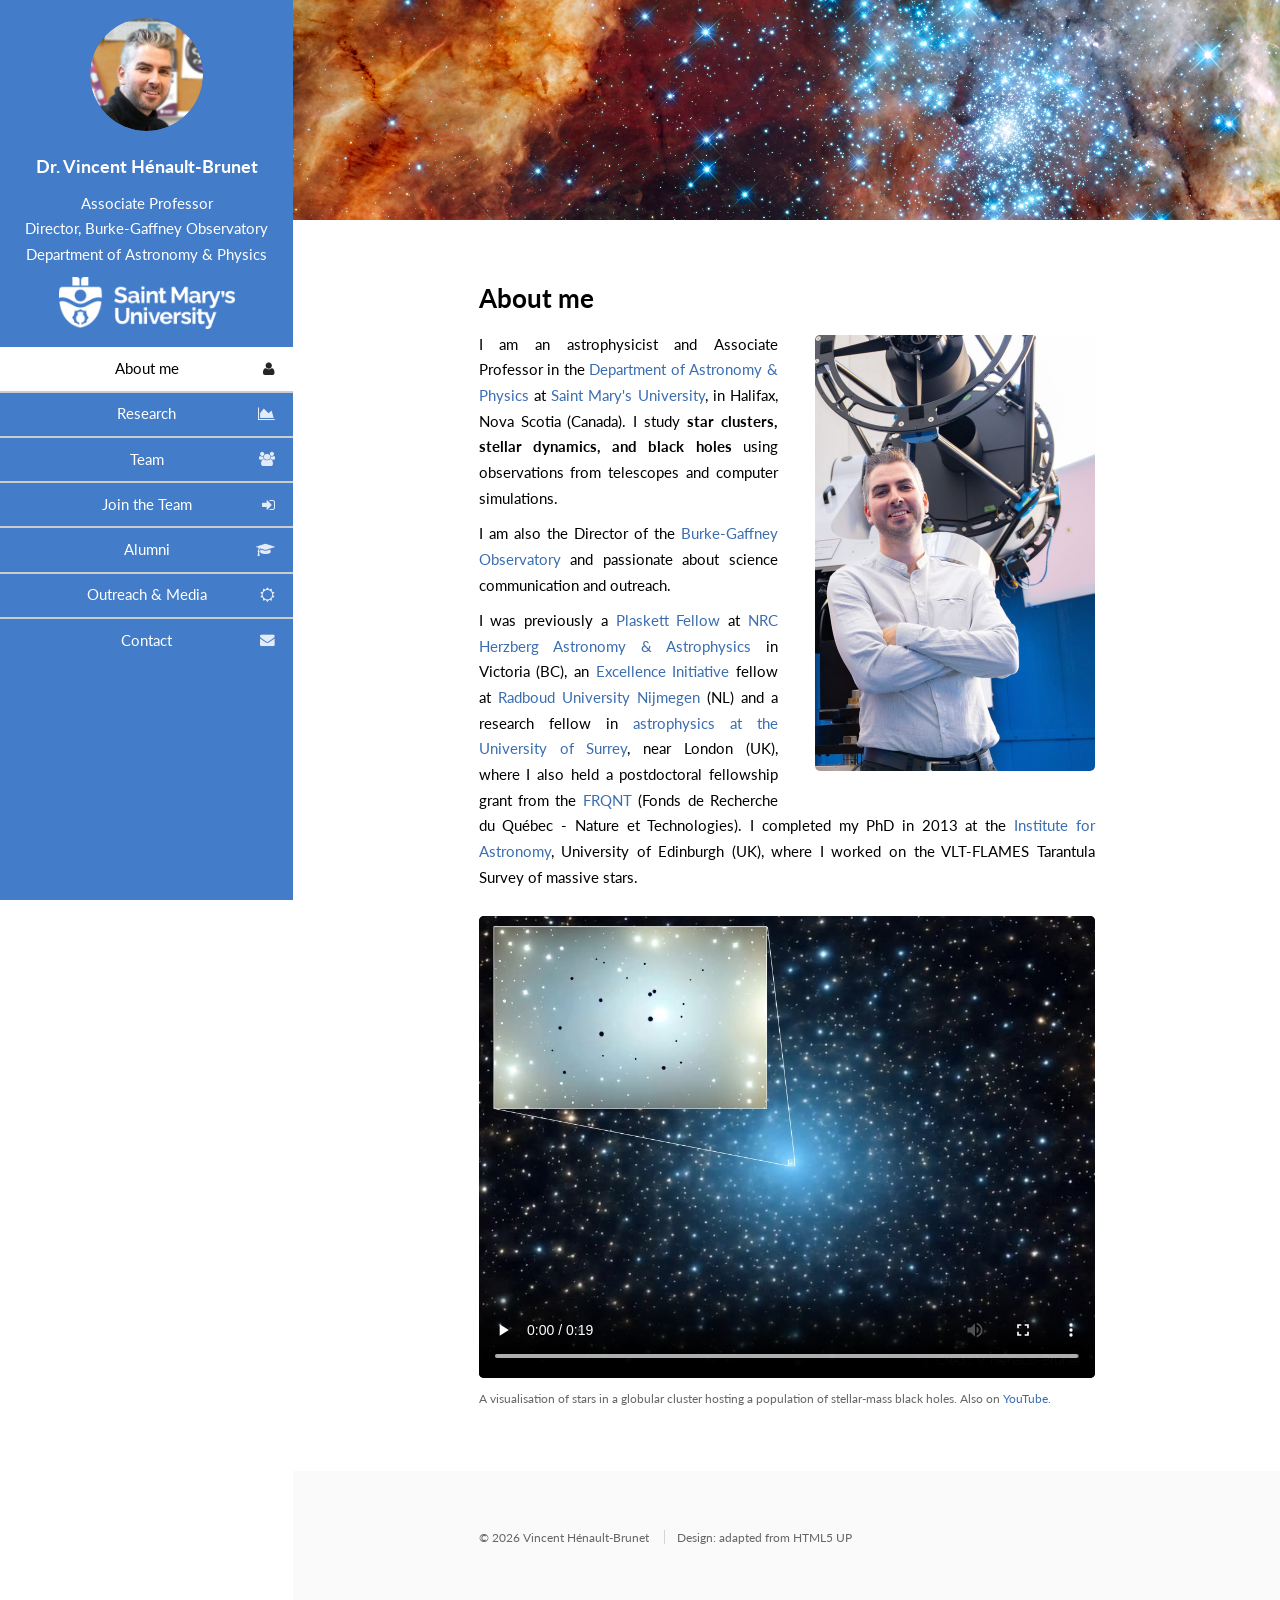
<file: index.html>
<!DOCTYPE HTML>
<!--
	Read Only by HTML5 UP
	html5up.net | @n33co
	Free for personal and commercial use under the CCA 3.0 license (html5up.net/license)
-->
<html>
	<head>
		<title>Vincent H&eacute;nault-Brunet / Research web page</title>
		<meta http-equiv="content-type" content="text/html; charset=utf-8" />
		<meta name="description" content="Dr. Vincent H&eacute;nault-Brunet, Associate Professor of Astronomy &amp; Physics at Saint Mary's University and Director of the Burke-Gaffney Observatory. Star cluster dynamics, globular clusters and black holes." />
		<meta name="keywords" content="globular clusters, star clusters, black holes, stellar dynamics, Saint Mary's University, astronomy" />
		<!--[if lte IE 8]><script src="css/ie/html5shiv.js"></script><![endif]-->
		<script src="js/jquery.min.js"></script>
		<script src="js/jquery.scrollzer.min.js"></script>
		<script src="js/jquery.scrolly.min.js"></script>
		<script src="js/skel.min.js"></script>
		<script src="js/skel-layers.min.js"></script>
		<script src="js/init.js"></script>
		<noscript>
			<link rel="stylesheet" href="css/skel.css" />
			<link rel="stylesheet" href="css/style.css" />
			<link rel="stylesheet" href="css/style-xlarge.css" />
		</noscript>
		<!--[if lte IE 8]><link rel="stylesheet" href="css/ie/v8.css" /><![endif]-->
	</head>
	<body>

		<!-- Default Statcounter code for Research web page -->
		<script type="text/javascript">
			var sc_project=6821546;
			var sc_invisible=1;
			var sc_security="20233c30";
		</script>
		<script type="text/javascript" src="https://www.statcounter.com/counter/counter.js" async></script>
		<noscript><div class="statcounter"><a title="Web Analytics Made Easy - StatCounter" href="https://statcounter.com/" target="_blank"><img class="statcounter" src="//c.statcounter.com/6821546/0/20233c30/1/" alt="Web Analytics Made Easy - StatCounter"></a></div></noscript>
		<!-- End of Statcounter Code -->

		<div id="wrapper">

			<!-- Header -->
				<section id="header" class="skel-layers-fixed">
					<header>
						<span class="image avatar"><img src="images/VHB2.jpg" alt="Vincent H&eacute;nault-Brunet" /></span>
						<h2 id="logo"><a href="index.html"></a></h2>
						<h4>Dr. Vincent H&eacute;nault-Brunet</h4>
						Associate Professor </br>
						Director, Burke-Gaffney Observatory </br>
						Department of Astronomy &amp; Physics </br>
						<a href="https://www.smu.ca" class="smu-logo-link"><img class="smu-logo" src="images/smu-logo.webp" alt="Saint Mary's University" width="400" height="118" /></a>
					</header>
					<nav id="nav">
						<ul>
							<li><a href="index.html" data-icon="&#xf007;" class="active">About me</a></li>
							<li><a href="research.html" data-icon="&#xf1fe;">Research</a></li>
							<li><a href="team.html" data-icon="&#xf0c0;">Team</a></li>
							<li><a href="join.html" data-icon="&#xf090;">Join the Team</a></li>
							<li><a href="alumni.html" data-icon="&#xf19d;">Alumni</a></li>
							<li><a href="outreach.html" data-icon="&#xf185;">Outreach &amp; Media</a></li>
							<li><a href="contact.html" data-icon="&#xf0e0;">Contact</a></li>
						</ul>
					</nav>
				</section>

			<!-- Main -->
				<div id="main">

					<section id="one">
						<div class="container">

							<header class="major">
								<h3>About me</h3>
							</header>

							<!-- Floated after the heading, so the title keeps the full
							     width and only the paragraphs wrap alongside the photo. -->
							<span class="image right">
								<img src="images/vhb-telescope.jpg" width="280" alt="Vincent H&eacute;nault-Brunet standing in front of the telescope at the Burke-Gaffney Observatory" />
							</span>

							<p align="justify" style="margin-bottom: 10px;">
								I am an astrophysicist and Associate Professor in the <a href="https://www.smu.ca/astronomy-physics/">Department of Astronomy &amp; Physics</a> at <a href="https://www.smu.ca">Saint Mary's University</a>, in Halifax, Nova Scotia (Canada).
								I study <strong>star clusters, stellar dynamics, and black holes</strong> using observations from telescopes and computer simulations.</p>

								<p align="justify" style="margin-bottom: 10px;">
								I am also the Director of the <a href="https://observatory.smu.ca">Burke-Gaffney Observatory</a> and passionate about science communication and outreach.</p>

								<p align="justify" style="margin-bottom: 10px;">
								I was previously a <a href="http://astroherzberg.org/about-us/plaskett-fellowship/">Plaskett Fellow</a>
								at <a href="http://astroherzberg.org/about-us/">NRC Herzberg Astronomy &amp; Astrophysics</a> in Victoria (BC),
								an <a href="http://www.ru.nl/excellence/">Excellence Initiative</a> fellow
								at <a href="https://www.astro.ru.nl/">Radboud University Nijmegen</a> (NL)
								and a research fellow in <a href="https://www.surrey.ac.uk/astrophysics-group">astrophysics at the University of Surrey</a>,
								near London (UK), where I also held a postdoctoral fellowship grant from the
								<a href="https://frq.gouv.qc.ca/en/nature-et-technologies/">FRQNT</a> (Fonds de Recherche du Qu&eacute;bec - Nature et Technologies).
								I completed my PhD in 2013 at the <a href="http://www.roe.ac.uk/ifa/">Institute for Astronomy</a>,
								University of Edinburgh (UK), where I worked on the VLT-FLAMES Tarantula Survey of massive stars.
							</p>

							<figure class="video">
								<video controls playsinline preload="metadata" poster="videos/gc-bh-poster.jpg">
									<!-- WebM first: browsers pick the first source they can play,
									     and VP9 is the smaller file. MP4 is the universal fallback. -->
									<source src="videos/gc-bh.webm" type="video/webm" />
									<source src="videos/gc-bh.mp4" type="video/mp4" />
									<a href="https://www.youtube.com/watch?v=Ml4jVzB-dcc">Watch the visualisation on YouTube</a>
									(your browser cannot play this video).
								</video>
								<figcaption>
									A visualisation of stars in a globular cluster hosting a population of
									stellar-mass black holes. Also on
									<a href="https://www.youtube.com/watch?v=Ml4jVzB-dcc">YouTube</a>.
								</figcaption>
							</figure>

						</div>
					</section>

				</div>

			<!-- Footer -->
				<section id="footer">
					<div class="container">
						<ul class="copyright">
							<li>&copy; 2026 Vincent H&eacute;nault-Brunet</li>
							<li>Design: adapted from <a href="https://html5up.net">HTML5 UP</a></li>
						</ul>
					</div>
				</section>

		</div>

	</body>
</html>
</file>
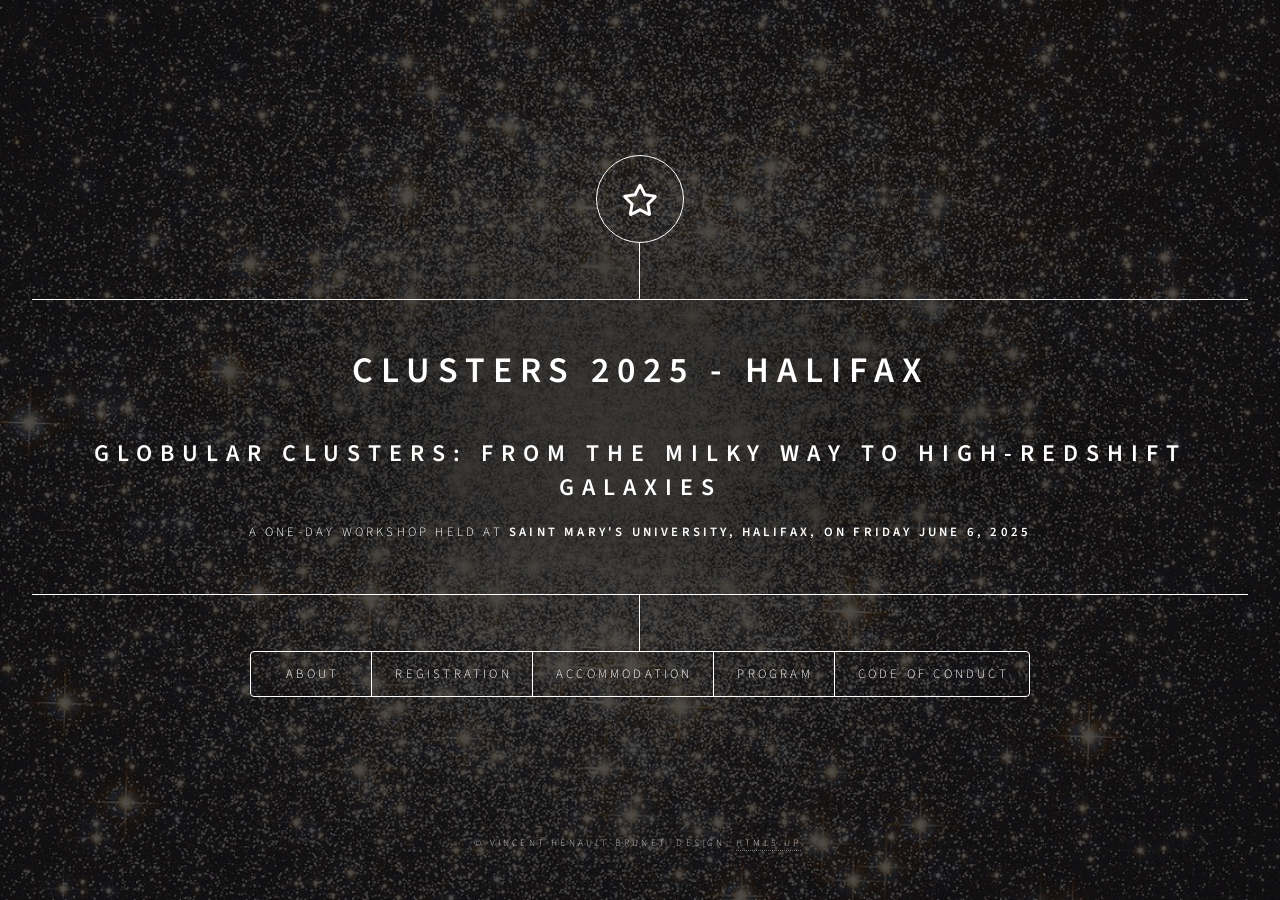
<file: clusters2025/index.html>
<!DOCTYPE HTML>
<!--
	Dimension by HTML5 UP
	html5up.net | @ajlkn
	Free for personal and commercial use under the CCA 3.0 license (html5up.net/license)
-->
<html>
	<head>
		<title>Clusters in Halifax 2025</title>
		<meta charset="utf-8" />
		<meta name="viewport" content="width=device-width, initial-scale=1, user-scalable=no" />
		<link rel="stylesheet" href="assets/css/main.css" />
		<noscript><link rel="stylesheet" href="assets/css/noscript.css" /></noscript>
	</head>
	<body class="is-preload">

		<!-- Wrapper -->
			<div id="wrapper">

				<!-- Header -->
					<header id="header">
						<div class="logo">
							<span class="icon fa-star"></span>
						</div>
						<div class="content">
							<div class="inner">
								<h1>Clusters 2025 - Halifax</h1></br> <h2>Globular Clusters: From the Milky Way to High-Redshift Galaxies</h2>
								<p>A one-day workshop held at <b>Saint Mary's University, Halifax, on Friday June 6, 2025</b><br />
								</p>
							</div>
						</div>
						<nav>
							<ul>
								<li><a href="#about">About</a></li>
								<li><a href="#register">Registration</a></li>
								<li><a href="#accom">Accommodation</a></li>
								<li><a href="#program">Program</a></li>
								<li><a href="#conduct">Code of Conduct</a></li>
								<!-- <li><a href="#elements">Elements</a></li> -->
							</ul>
						</nav>
					</header>

				<!-- Main -->
					<div id="main">

						<!-- About -->
							<article id="about">
								<h2 class="major">About the workshop</h2>
								<p>The workshop will focus on the formation and evolution of globular clusters (GCs) and the connections with the assembly of the Milky Way and galaxies at high redshift.
									This is both relevant and timely as the topic has experienced a recent surge of interest.
									Gaia has been transformational for our understanding cluster formation, GC kinematics,
									and Milky Way dynamics. Remarkable observations from JWST have also revealed GC-like compact
									sources in lensed high-redshift galaxies, making up a significant fraction of the galaxy light
									and star formation. This opens a new window into understanding GC and galaxy formation. We
									hope that the workshop will encourage connections between researchers across these areas of investigation. </br></br>

									We solicit <a href="#register">abstracts</a> for the program of talks (~15-minute talks or ~5-min flash talks) and suggestions
									of discussion topics, and welcome contributions on a wide range of topics related to globular
									clusters and their host galaxy, for example:

									<ul>
										<li>the formation of globular clusters from giant molecular clouds</li>
										<li>the impact of the stellar feedback from massive stars in clusters onto the ISM</li>
										<li>compact objects, black holes in globular clusters as sources of gravitational waves</li>
										<li>stellar streams from GCs and their use as probes of dark matter</li>
										<li>the role of globular clusters as tracers of galaxy assembly and star formation </li>
										<li>the connection between GCs in the Milky Way and in high-redshift lensed galaxies</li>
									  </ul>

									  The workshop builds off a series of successful previous workshops
									  (McMaster 2022, Michigan 2023, Toronto 2024) which have strengthened regional connections
									  and offered new networking opportunities, especially for early-career researchers.</br></br>

									  Some <b>partial travel support will be available for early-career scientists</b> to offset
									  the costs of accommodation in Halifax. There is <b>no registration fee</b> for this workshop.</br></br>

									  <b>Scientific Organizers:</b></br>
									  Vincent Hénault-Brunet (Saint Mary's University) </br> Alison Sills (McMaster University)</br>  Josh Speagle (University of Toronto)</br></br>

									  For further information, feel free to <b>contact</b> Vincent Hénault-Brunet (vincent.henault at smu.ca).</br></br>

									The workshop is supported in part by the <a href="https://www.cita.utoronto.ca">Canadian Institute for Theoretical Astrophysics</a>.</p>

									  <p style="font-size: 11px;">
									  <span class="image main"><img src="images/banner.png" alt="" /><i> Left:</i> Simulation of the formation of a massive star cluster (from Howard et al. 2018).
									  <i>Middle:</i> The galaxy cluster SMACS J0723.3-7327 imaged by JWST. <i> Right:</i> The globular cluster M15 imaged by HST. </span>
									 </p>




							</article>

						<!-- Register -->
							<article id="register">
								<h2 class="major">Registration/abstract submission</h2>
								<p>Please <a href="https://forms.office.com/r/DErxcJGHHG">register and submit your title/abstract by filling this form</a>. </br></br>
								The <b>abstract deadline is March 31st</b>, but registration will remain open until May 1st.</p>

							</article>

						<!-- Accommodation -->
							<article id="accom">
								<h2 class="major">Accommodation</h2>
								<p>We refer participants to the <a href="https://www.ap.smu.ca/~casca2025/accommodation/">list of accommodation options for CASCA 2025</a> (June 2-5). </br>
								CASCA participants have access to block pricing for hotels until May 1st. Rooms in the campus residence should be booked by April 30. </br>
								The two hotels listed are 2 km from campus, and the Saint Mary's residence is located on <a href="https://www.ap.smu.ca/~casca2025/directions/">campus</a>.</p>
							</article>

						<!-- Program -->
							<article id="program">
								<h2 class="major">Program</h2>
								<span class="image main"><img src="images/atrium.png" alt="" /></span>

								<p>The workshop will take place on the <a href="https://www.ap.smu.ca/~casca2025/directions/">campus of Saint Mary’s University</a> (923 Robie Street, Halifax, NS).</br></br>

									The program will consist of a full day of talks and discussions from 9am to 5pm, on Friday June 6, 2025. You can find a <a href="https://docs.google.com/document/d/1aCglwuVuDGMbmcG3Tzp_Ajqd1WkSOSdodRNF0P89EeQ/edit?usp=sharing">preliminary schedule here.</a></br></br>

									Lunch, snacks, and refreshments will be provided.</br></br>

									For participants staying in Halifax on the Friday evening and/or Saturday, there will be an informal social gathering for dinner on Friday evening, and we are also planning an excursion on the Saturday.</br></br>




								<span class="image main"><img src="images/peggys_cove.webp" alt="" /></span>
							</article>


							<!-- Conduct -->
							<article id="conduct">
								<h2 class="major">Code of conduct</h2>


								<p> All attendees, speakers, and organizers at our workshop are expected to adhere
									to the following code of conduct. We strive to create a safe, inclusive, and respectful
									environment for everyone involved. We encourage constructive discussions and debates,
									emphasizing the criticism of ideas rather than individuals.</br></br>

									The "Globular Clusters: From the Milky Way to High-Redshift Galaxies" workshop is committed to providing a
									workshop experience free from harassment for all participants, regardless of sex,
									gender identity and expression, age, sexual orientation, disability, physical appearance,
									neurodiversity, body size, race, ethnicity, religion (or lack thereof). We have a zero-tolerance
									policy for any form of harassment towards workshop participants. This includes the prohibition
									of sexual language, explicit imagery, or any behavior that may be deemed offensive in workshop
									venues, including talks, discussion sessions, social events, and online platforms. </br></br>

									Harassment includes, but is not limited to, making offensive verbal comments
									related to sex, gender identity and expression, age, sexual orientation, disability,
									physical appearance, body size, race, ethnicity, religion, displaying sexual images
									in public spaces, engaging in deliberate intimidation, stalking, sustained disruption
									of talks or other events, inappropriate physical contact, and unwelcome sexual attention.</br></br>

									Participants who are asked to cease any form of harassing behavior must comply
									immediately. In the event that a participant engages in harassment, the workshop
									organizers reserve the right to take appropriate action, which may include issuing
									a warning, expulsion from the workshop, or any other measure they deem necessary.</br></br>

									If you experience or witness any form of harassment, or if you have any other concerns regarding
									the workshop, please contact the scientific organizers. We are here to support you and address any issues that arise.</br></br>

									Together, let's make this workshop a welcoming and inclusive event for all participants.</br></br>

									Code of conduct adapted from the "Globular Clusters and Their Tidal Tails 2024" workshop
									and the "Great Lakes Clusters and Streams 2023" Conference. </p>




							</article>




						<!-- Elements -->
							<article id="elements">
								<h2 class="major">Elements</h2>

								<section>
									<h3 class="major">Text</h3>
									<p>This is <b>bold</b> and this is <strong>strong</strong>. This is <i>italic</i> and this is <em>emphasized</em>.
									This is <sup>superscript</sup> text and this is <sub>subscript</sub> text.
									This is <u>underlined</u> and this is code: <code>for (;;) { ... }</code>. Finally, <a href="#">this is a link</a>.</p>
									<hr />
									<h2>Heading Level 2</h2>
									<h3>Heading Level 3</h3>
									<h4>Heading Level 4</h4>
									<h5>Heading Level 5</h5>
									<h6>Heading Level 6</h6>
									<hr />
									<h4>Blockquote</h4>
									<blockquote>Fringilla nisl. Donec accumsan interdum nisi, quis tincidunt felis sagittis eget tempus euismod. Vestibulum ante ipsum primis in faucibus vestibulum. Blandit adipiscing eu felis iaculis volutpat ac adipiscing accumsan faucibus. Vestibulum ante ipsum primis in faucibus lorem ipsum dolor sit amet nullam adipiscing eu felis.</blockquote>
									<h4>Preformatted</h4>
									<pre><code>i = 0;

while (!deck.isInOrder()) {
    print 'Iteration ' + i;
    deck.shuffle();
    i++;
}

print 'It took ' + i + ' iterations to sort the deck.';</code></pre>
								</section>

								<section>
									<h3 class="major">Lists</h3>

									<h4>Unordered</h4>
									<ul>
										<li>Dolor pulvinar etiam.</li>
										<li>Sagittis adipiscing.</li>
										<li>Felis enim feugiat.</li>
									</ul>

									<h4>Alternate</h4>
									<ul class="alt">
										<li>Dolor pulvinar etiam.</li>
										<li>Sagittis adipiscing.</li>
										<li>Felis enim feugiat.</li>
									</ul>

									<h4>Ordered</h4>
									<ol>
										<li>Dolor pulvinar etiam.</li>
										<li>Etiam vel felis viverra.</li>
										<li>Felis enim feugiat.</li>
										<li>Dolor pulvinar etiam.</li>
										<li>Etiam vel felis lorem.</li>
										<li>Felis enim et feugiat.</li>
									</ol>
									<h4>Icons</h4>
									<ul class="icons">
										<li><a href="#" class="icon brands fa-twitter"><span class="label">Twitter</span></a></li>
										<li><a href="#" class="icon brands fa-facebook-f"><span class="label">Facebook</span></a></li>
										<li><a href="#" class="icon brands fa-instagram"><span class="label">Instagram</span></a></li>
										<li><a href="#" class="icon brands fa-github"><span class="label">Github</span></a></li>
									</ul>

									<h4>Actions</h4>
									<ul class="actions">
										<li><a href="#" class="button primary">Default</a></li>
										<li><a href="#" class="button">Default</a></li>
									</ul>
									<ul class="actions stacked">
										<li><a href="#" class="button primary">Default</a></li>
										<li><a href="#" class="button">Default</a></li>
									</ul>
								</section>

								<section>
									<h3 class="major">Table</h3>
									<h4>Default</h4>
									<div class="table-wrapper">
										<table>
											<thead>
												<tr>
													<th>Name</th>
													<th>Description</th>
													<th>Price</th>
												</tr>
											</thead>
											<tbody>
												<tr>
													<td>Item One</td>
													<td>Ante turpis integer aliquet porttitor.</td>
													<td>29.99</td>
												</tr>
												<tr>
													<td>Item Two</td>
													<td>Vis ac commodo adipiscing arcu aliquet.</td>
													<td>19.99</td>
												</tr>
												<tr>
													<td>Item Three</td>
													<td> Morbi faucibus arcu accumsan lorem.</td>
													<td>29.99</td>
												</tr>
												<tr>
													<td>Item Four</td>
													<td>Vitae integer tempus condimentum.</td>
													<td>19.99</td>
												</tr>
												<tr>
													<td>Item Five</td>
													<td>Ante turpis integer aliquet porttitor.</td>
													<td>29.99</td>
												</tr>
											</tbody>
											<tfoot>
												<tr>
													<td colspan="2"></td>
													<td>100.00</td>
												</tr>
											</tfoot>
										</table>
									</div>

									<h4>Alternate</h4>
									<div class="table-wrapper">
										<table class="alt">
											<thead>
												<tr>
													<th>Name</th>
													<th>Description</th>
													<th>Price</th>
												</tr>
											</thead>
											<tbody>
												<tr>
													<td>Item One</td>
													<td>Ante turpis integer aliquet porttitor.</td>
													<td>29.99</td>
												</tr>
												<tr>
													<td>Item Two</td>
													<td>Vis ac commodo adipiscing arcu aliquet.</td>
													<td>19.99</td>
												</tr>
												<tr>
													<td>Item Three</td>
													<td> Morbi faucibus arcu accumsan lorem.</td>
													<td>29.99</td>
												</tr>
												<tr>
													<td>Item Four</td>
													<td>Vitae integer tempus condimentum.</td>
													<td>19.99</td>
												</tr>
												<tr>
													<td>Item Five</td>
													<td>Ante turpis integer aliquet porttitor.</td>
													<td>29.99</td>
												</tr>
											</tbody>
											<tfoot>
												<tr>
													<td colspan="2"></td>
													<td>100.00</td>
												</tr>
											</tfoot>
										</table>
									</div>
								</section>

								<section>
									<h3 class="major">Buttons</h3>
									<ul class="actions">
										<li><a href="#" class="button primary">Primary</a></li>
										<li><a href="#" class="button">Default</a></li>
									</ul>
									<ul class="actions">
										<li><a href="#" class="button">Default</a></li>
										<li><a href="#" class="button small">Small</a></li>
									</ul>
									<ul class="actions">
										<li><a href="#" class="button primary icon solid fa-download">Icon</a></li>
										<li><a href="#" class="button icon solid fa-download">Icon</a></li>
									</ul>
									<ul class="actions">
										<li><span class="button primary disabled">Disabled</span></li>
										<li><span class="button disabled">Disabled</span></li>
									</ul>
								</section>

								<section>
									<h3 class="major">Form</h3>
									<form method="post" action="#">
										<div class="fields">
											<div class="field half">
												<label for="demo-name">Name</label>
												<input type="text" name="demo-name" id="demo-name" value="" placeholder="Jane Doe" />
											</div>
											<div class="field half">
												<label for="demo-email">Email</label>
												<input type="email" name="demo-email" id="demo-email" value="" placeholder="jane@untitled.tld" />
											</div>
											<div class="field">
												<label for="demo-category">Category</label>
												<select name="demo-category" id="demo-category">
													<option value="">-</option>
													<option value="1">Manufacturing</option>
													<option value="1">Shipping</option>
													<option value="1">Administration</option>
													<option value="1">Human Resources</option>
												</select>
											</div>
											<div class="field half">
												<input type="radio" id="demo-priority-low" name="demo-priority" checked>
												<label for="demo-priority-low">Low</label>
											</div>
											<div class="field half">
												<input type="radio" id="demo-priority-high" name="demo-priority">
												<label for="demo-priority-high">High</label>
											</div>
											<div class="field half">
												<input type="checkbox" id="demo-copy" name="demo-copy">
												<label for="demo-copy">Email me a copy</label>
											</div>
											<div class="field half">
												<input type="checkbox" id="demo-human" name="demo-human" checked>
												<label for="demo-human">Not a robot</label>
											</div>
											<div class="field">
												<label for="demo-message">Message</label>
												<textarea name="demo-message" id="demo-message" placeholder="Enter your message" rows="6"></textarea>
											</div>
										</div>
										<ul class="actions">
											<li><input type="submit" value="Send Message" class="primary" /></li>
											<li><input type="reset" value="Reset" /></li>
										</ul>
									</form>
								</section>

							</article>

					</div>

				<!-- Footer -->
					<footer id="footer">
						<p class="copyright">&copy; Vincent Hénault-Brunet. Design: <a href="https://html5up.net">HTML5 UP</a>.</p>
					</footer>

			</div>

		<!-- BG -->
			<div id="bg"></div>

		<!-- Scripts -->
			<script src="assets/js/jquery.min.js"></script>
			<script src="assets/js/browser.min.js"></script>
			<script src="assets/js/breakpoints.min.js"></script>
			<script src="assets/js/util.js"></script>
			<script src="assets/js/main.js"></script>

	</body>
</html>
</file>
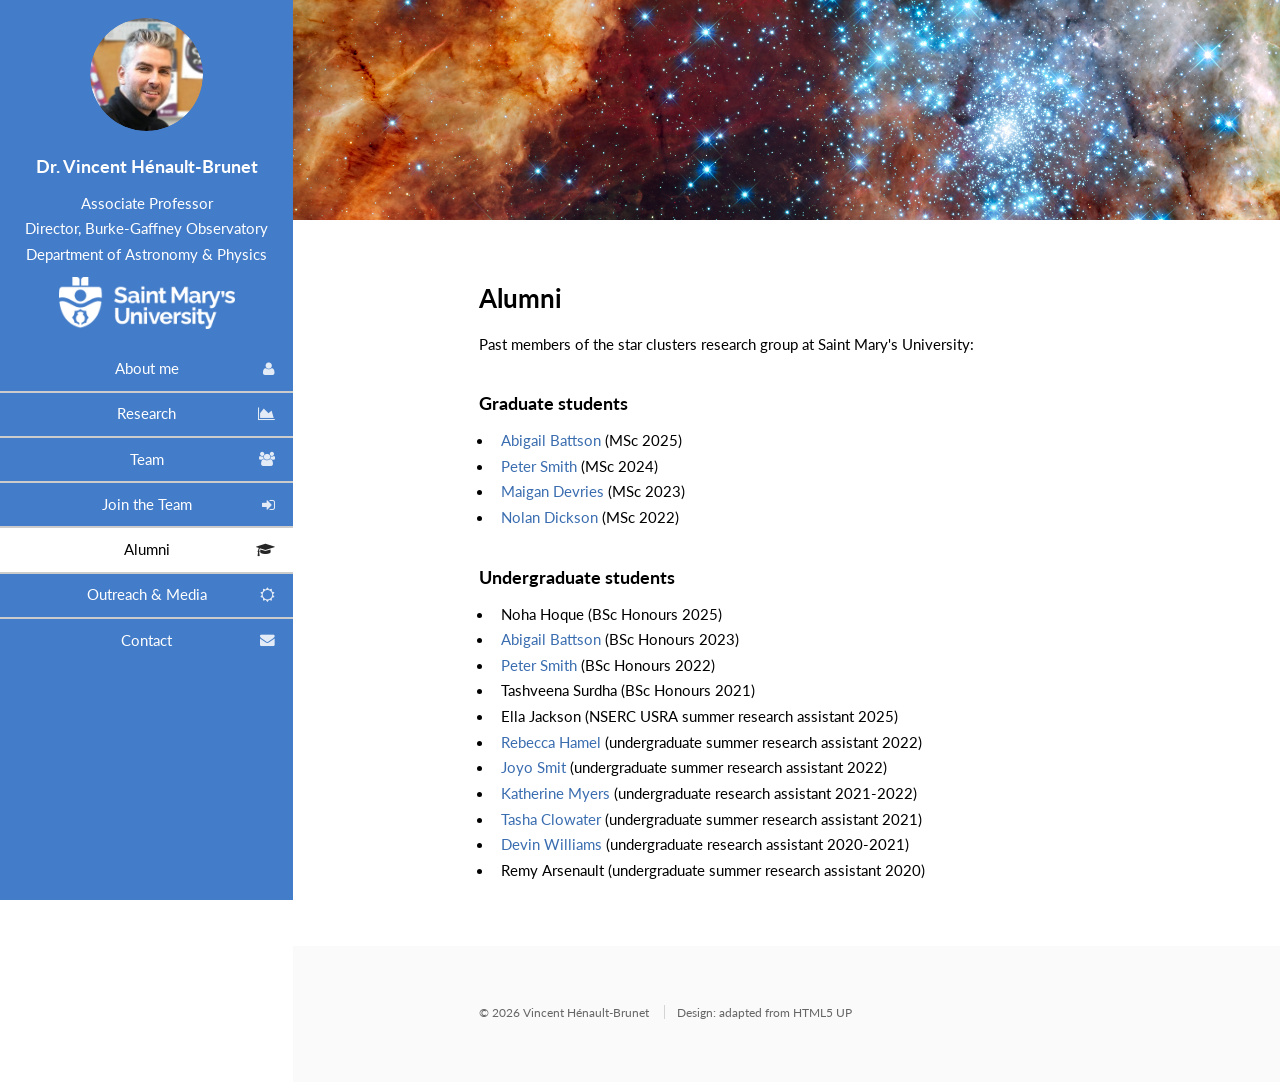
<file: alumni.html>
<!DOCTYPE HTML>
<!--
	Read Only by HTML5 UP
	html5up.net | @n33co
	Free for personal and commercial use under the CCA 3.0 license (html5up.net/license)
-->
<html>
	<head>
		<title>Alumni / Vincent H&eacute;nault-Brunet</title>
		<meta http-equiv="content-type" content="text/html; charset=utf-8" />
		<meta name="description" content="Past members of the star clusters research group at Saint Mary's University." />
		<meta name="keywords" content="alumni, former students, star clusters research group, Saint Mary's University" />
		<!--[if lte IE 8]><script src="css/ie/html5shiv.js"></script><![endif]-->
		<script src="js/jquery.min.js"></script>
		<script src="js/jquery.scrollzer.min.js"></script>
		<script src="js/jquery.scrolly.min.js"></script>
		<script src="js/skel.min.js"></script>
		<script src="js/skel-layers.min.js"></script>
		<script src="js/init.js"></script>
		<noscript>
			<link rel="stylesheet" href="css/skel.css" />
			<link rel="stylesheet" href="css/style.css" />
			<link rel="stylesheet" href="css/style-xlarge.css" />
		</noscript>
		<!--[if lte IE 8]><link rel="stylesheet" href="css/ie/v8.css" /><![endif]-->
	</head>
	<body>

		<!-- Default Statcounter code for Research web page -->
		<script type="text/javascript">
			var sc_project=6821546;
			var sc_invisible=1;
			var sc_security="20233c30";
		</script>
		<script type="text/javascript" src="https://www.statcounter.com/counter/counter.js" async></script>
		<noscript><div class="statcounter"><a title="Web Analytics Made Easy - StatCounter" href="https://statcounter.com/" target="_blank"><img class="statcounter" src="//c.statcounter.com/6821546/0/20233c30/1/" alt="Web Analytics Made Easy - StatCounter"></a></div></noscript>
		<!-- End of Statcounter Code -->

		<div id="wrapper">

			<!-- Header -->
				<section id="header" class="skel-layers-fixed">
					<header>
						<span class="image avatar"><img src="images/VHB2.jpg" alt="Vincent H&eacute;nault-Brunet" /></span>
						<h2 id="logo"><a href="index.html"></a></h2>
						<h4>Dr. Vincent H&eacute;nault-Brunet</h4>
						Associate Professor </br>
						Director, Burke-Gaffney Observatory </br>
						Department of Astronomy &amp; Physics </br>
						<a href="https://www.smu.ca" class="smu-logo-link"><img class="smu-logo" src="images/smu-logo.webp" alt="Saint Mary's University" width="400" height="118" /></a>
					</header>
					<nav id="nav">
						<ul>
							<li><a href="index.html" data-icon="&#xf007;">About me</a></li>
							<li><a href="research.html" data-icon="&#xf1fe;">Research</a></li>
							<li><a href="team.html" data-icon="&#xf0c0;">Team</a></li>
							<li><a href="join.html" data-icon="&#xf090;">Join the Team</a></li>
							<li><a href="alumni.html" data-icon="&#xf19d;" class="active">Alumni</a></li>
							<li><a href="outreach.html" data-icon="&#xf185;">Outreach &amp; Media</a></li>
							<li><a href="contact.html" data-icon="&#xf0e0;">Contact</a></li>
						</ul>
					</nav>
				</section>

			<!-- Main -->
				<div id="main">

					<section id="one">
						<div class="container">
							<header class="major">
								<h3>Alumni</h3>
							</header>

							<p align="justify">
								Past members of the star clusters research group at Saint Mary's University:
							</p>

							<h4>Graduate students</h4>
							<ul>
								<li><a href="https://www.linkedin.com/in/abigail-battson-28b144265/">Abigail Battson</a> (MSc 2025)</li>
								<li><a href="https://pjs902.github.io">Peter Smith</a> (MSc 2024)</li>
								<li><a href="https://www.shsh.ca/who-we-are/faculty-directory/">Maigan Devries</a> (MSc 2023)</li>
								<li><a href="http://observatory.smu.ca/~ndickson/">Nolan Dickson</a> (MSc 2022)</li>
							</ul>

							<h4>Undergraduate students</h4>
							<ul>
								<li>Noha Hoque (BSc Honours 2025)</li>
								<li><a href="https://www.linkedin.com/in/abigail-battson-28b144265/">Abigail Battson</a> (BSc Honours 2023)</li>
								<li><a href="https://pjs902.github.io">Peter Smith</a> (BSc Honours 2022)</li>
								<li>Tashveena Surdha (BSc Honours 2021)</li>
								<li>Ella Jackson (NSERC USRA summer research assistant 2025)</li>
								<li><a href="https://www.linkedin.com/in/rebecca-r-hamel/">Rebecca Hamel</a> (undergraduate summer research assistant 2022)</li>
								<li><a href="https://www.linkedin.com/in/joyo-smit/">Joyo Smit</a> (undergraduate summer research assistant 2022)</li>
								<li><a href="https://katherine11myers.wixsite.com/kmyers">Katherine Myers</a> (undergraduate research assistant 2021-2022)</li>
								<li><a href="https://www.linkedin.com/in/tasha-clowater/">Tasha Clowater</a> (undergraduate summer research assistant 2021)</li>
								<li><a href="https://www.linkedin.com/in/devin-j-williams-334aa8347/">Devin Williams</a> (undergraduate research assistant 2020-2021)</li>
								<li>Remy Arsenault (undergraduate summer research assistant 2020)</li>
							</ul>

						</div>
					</section>

				</div>

			<!-- Footer -->
				<section id="footer">
					<div class="container">
						<ul class="copyright">
							<li>&copy; 2026 Vincent H&eacute;nault-Brunet</li>
							<li>Design: adapted from <a href="https://html5up.net">HTML5 UP</a></li>
						</ul>
					</div>
				</section>

		</div>

	</body>
</html>
</file>
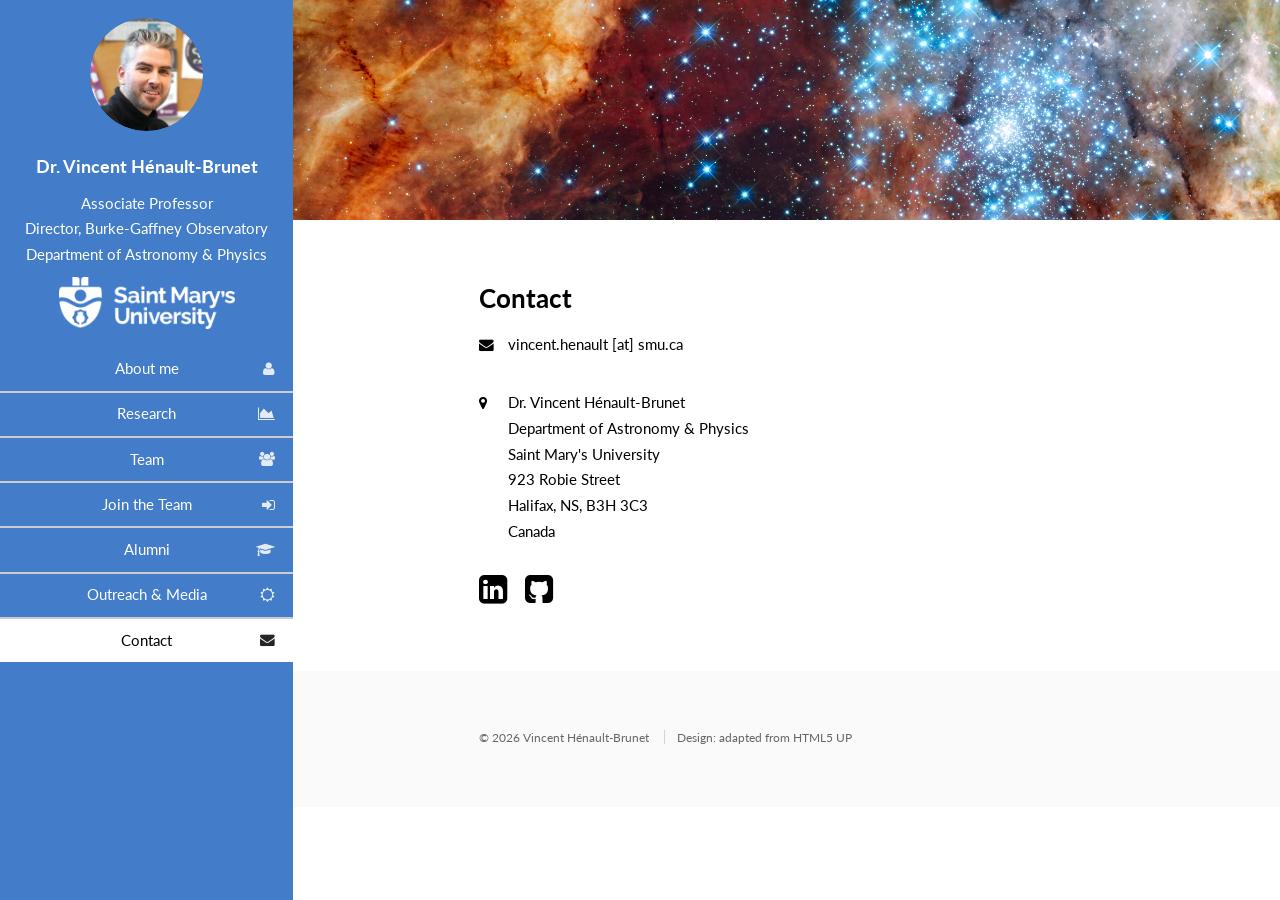
<file: contact.html>
<!DOCTYPE HTML>
<!--
	Read Only by HTML5 UP
	html5up.net | @n33co
	Free for personal and commercial use under the CCA 3.0 license (html5up.net/license)
-->
<html>
	<head>
		<title>Contact / Vincent H&eacute;nault-Brunet</title>
		<meta http-equiv="content-type" content="text/html; charset=utf-8" />
		<meta name="description" content="Contact details for Dr. Vincent H&eacute;nault-Brunet, Department of Astronomy &amp; Physics, Saint Mary's University, Halifax." />
		<meta name="keywords" content="contact, Saint Mary's University, Halifax, astronomy and physics" />
		<!--[if lte IE 8]><script src="css/ie/html5shiv.js"></script><![endif]-->
		<script src="js/jquery.min.js"></script>
		<script src="js/jquery.scrollzer.min.js"></script>
		<script src="js/jquery.scrolly.min.js"></script>
		<script src="js/skel.min.js"></script>
		<script src="js/skel-layers.min.js"></script>
		<script src="js/init.js"></script>
		<noscript>
			<link rel="stylesheet" href="css/skel.css" />
			<link rel="stylesheet" href="css/style.css" />
			<link rel="stylesheet" href="css/style-xlarge.css" />
		</noscript>
		<!--[if lte IE 8]><link rel="stylesheet" href="css/ie/v8.css" /><![endif]-->
	</head>
	<body>

		<!-- Default Statcounter code for Research web page -->
		<script type="text/javascript">
			var sc_project=6821546;
			var sc_invisible=1;
			var sc_security="20233c30";
		</script>
		<script type="text/javascript" src="https://www.statcounter.com/counter/counter.js" async></script>
		<noscript><div class="statcounter"><a title="Web Analytics Made Easy - StatCounter" href="https://statcounter.com/" target="_blank"><img class="statcounter" src="//c.statcounter.com/6821546/0/20233c30/1/" alt="Web Analytics Made Easy - StatCounter"></a></div></noscript>
		<!-- End of Statcounter Code -->

		<div id="wrapper">

			<!-- Header -->
				<section id="header" class="skel-layers-fixed">
					<header>
						<span class="image avatar"><img src="images/VHB2.jpg" alt="Vincent H&eacute;nault-Brunet" /></span>
						<h2 id="logo"><a href="index.html"></a></h2>
						<h4>Dr. Vincent H&eacute;nault-Brunet</h4>
						Associate Professor </br>
						Director, Burke-Gaffney Observatory </br>
						Department of Astronomy &amp; Physics </br>
						<a href="https://www.smu.ca" class="smu-logo-link"><img class="smu-logo" src="images/smu-logo.webp" alt="Saint Mary's University" width="400" height="118" /></a>
					</header>
					<nav id="nav">
						<ul>
							<li><a href="index.html" data-icon="&#xf007;">About me</a></li>
							<li><a href="research.html" data-icon="&#xf1fe;">Research</a></li>
							<li><a href="team.html" data-icon="&#xf0c0;">Team</a></li>
							<li><a href="join.html" data-icon="&#xf090;">Join the Team</a></li>
							<li><a href="alumni.html" data-icon="&#xf19d;">Alumni</a></li>
							<li><a href="outreach.html" data-icon="&#xf185;">Outreach &amp; Media</a></li>
							<li><a href="contact.html" data-icon="&#xf0e0;" class="active">Contact</a></li>
						</ul>
					</nav>
				</section>

			<!-- Main -->
				<div id="main">

					<section id="one">
						<div class="container">
							<header class="major">
								<h3>Contact</h3>
							</header>

							<!-- Icons are decorative: the text beside them already says what
							     they are, so they are hidden from screen readers. -->
							<p class="contact-line">
								<span class="icon fa-envelope contact-icon" aria-hidden="true"></span>
								vincent.henault [at] smu.ca
							</p>

							<p class="contact-line">
								<span class="icon fa-map-marker contact-icon" aria-hidden="true"></span>
								Dr. Vincent H&eacute;nault-Brunet </br>
								Department of Astronomy &amp; Physics </br>
								Saint Mary's University </br>
								923 Robie Street </br>
								Halifax, NS, B3H 3C3 </br>
								Canada
							</p>

							<!-- The template hides .label, so the accessible name comes
							     from aria-label. The e-acute is percent-encoded. -->
							<ul class="icons social">
								<li><a href="https://www.linkedin.com/in/vincent-h%C3%A9nault-brunet-11538737/" class="icon fa-linkedin-square" aria-label="LinkedIn profile" title="LinkedIn profile"><span class="label">LinkedIn</span></a></li>
								<!-- ORCID link disabled for now. Font Awesome 4.2 predates the fa-orcid
								     glyph, so this uses ORCID's own icon file rather than a font icon.
								<li><a href="https://orcid.org/0000-0003-2927-5465" class="icon-img" aria-label="ORCID profile" title="ORCID 0000-0003-2927-5465"><img src="images/orcid.logo.icon.svg" alt="" title="ORCID 0000-0003-2927-5465" /></a></li>
								-->
								<li><a href="https://github.com/vincent-hb" class="icon fa-github-square" aria-label="GitHub profile" title="GitHub profile"><span class="label">GitHub</span></a></li>
							</ul>


						</div>
					</section>

				</div>

			<!-- Footer -->
				<section id="footer">
					<div class="container">
						<ul class="copyright">
							<li>&copy; 2026 Vincent H&eacute;nault-Brunet</li>
							<li>Design: adapted from <a href="https://html5up.net">HTML5 UP</a></li>
						</ul>
					</div>
				</section>

		</div>

	</body>
</html>
</file>
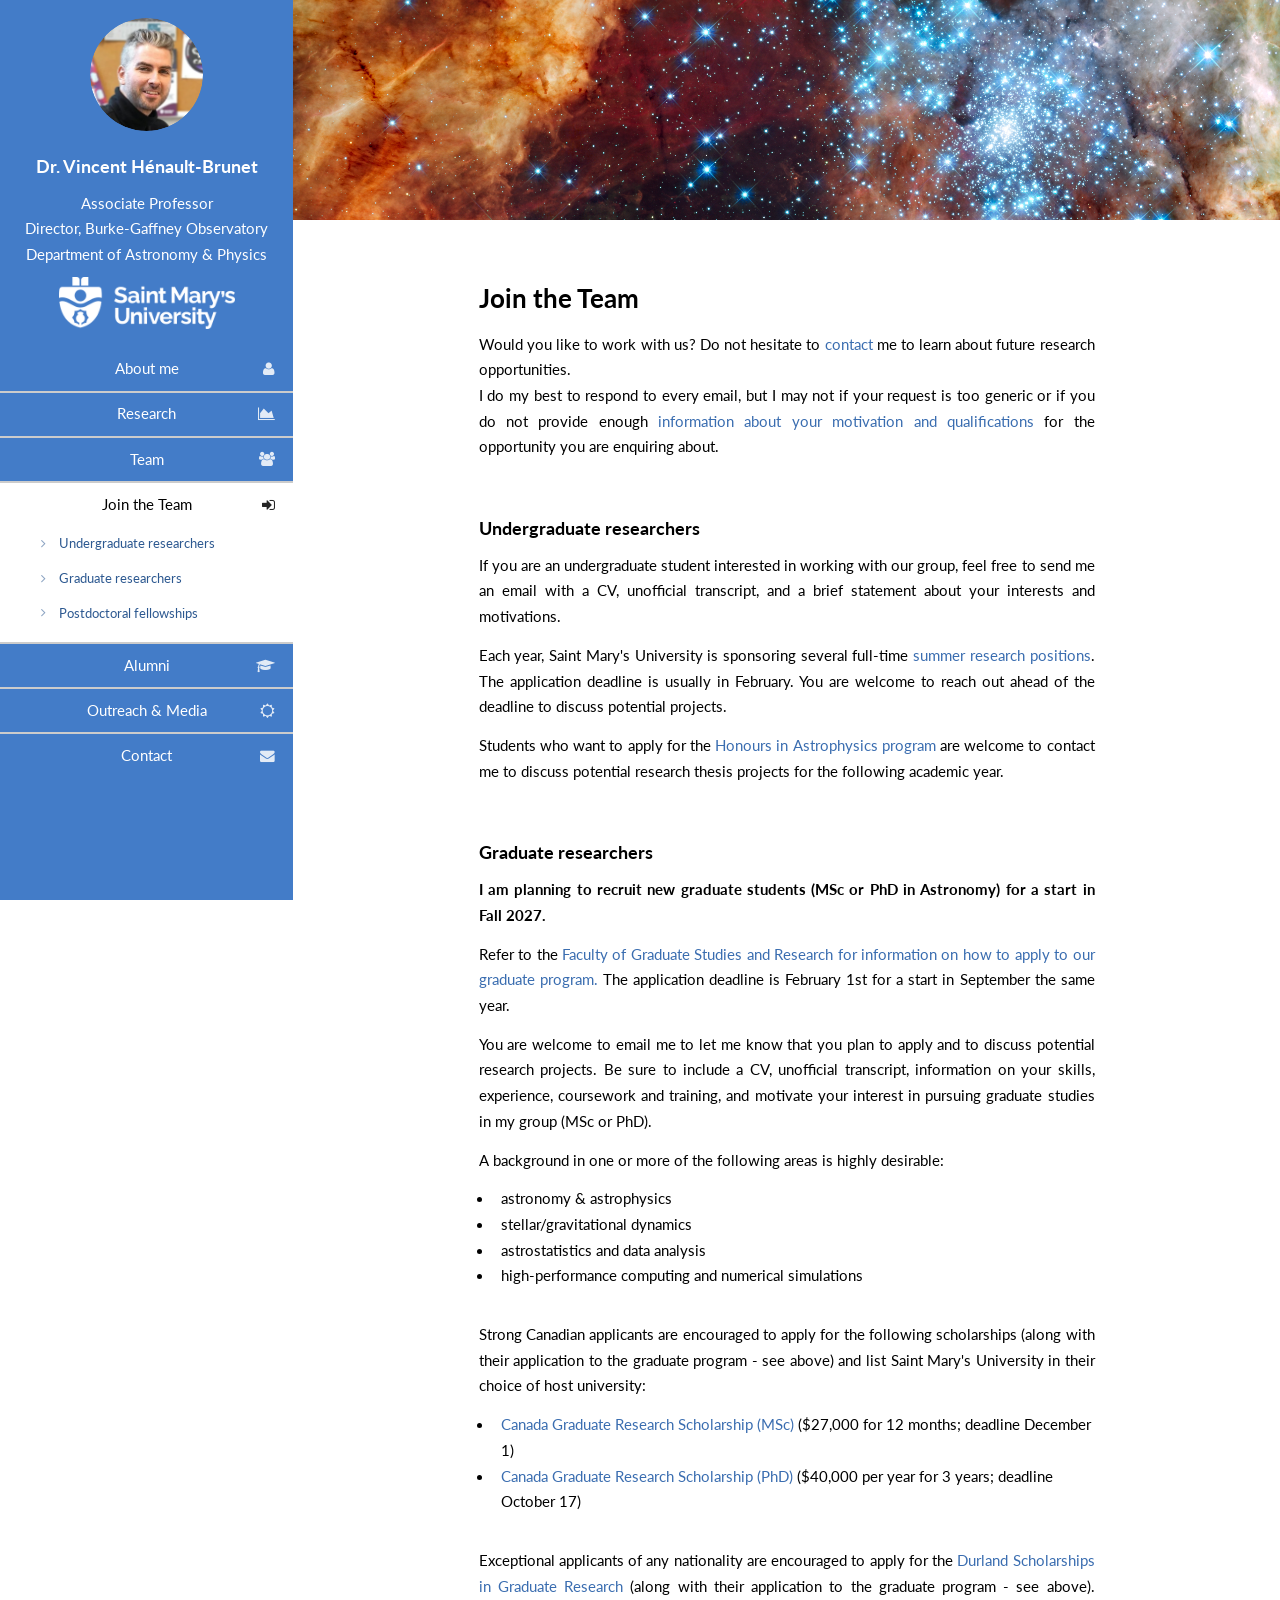
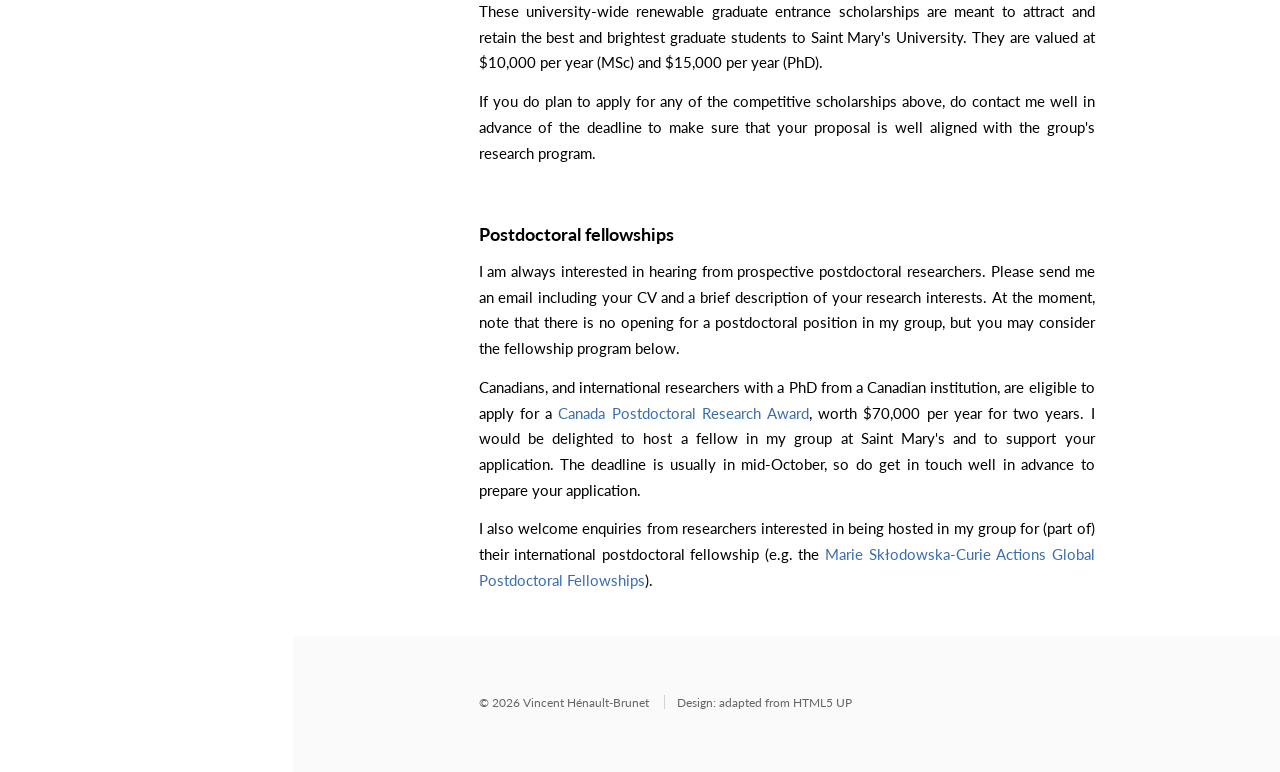
<file: join.html>
<!DOCTYPE HTML>
<!--
	Read Only by HTML5 UP
	html5up.net | @n33co
	Free for personal and commercial use under the CCA 3.0 license (html5up.net/license)
-->
<html>
	<head>
		<title>Join the Team / Vincent H&eacute;nault-Brunet</title>
		<meta http-equiv="content-type" content="text/html; charset=utf-8" />
		<meta name="description" content="Research opportunities in the star clusters research group at Saint Mary's University for graduate, honours and summer students." />
		<meta name="keywords" content="graduate opportunities, MSc, PhD, honours project, summer research, Saint Mary's University" />
		<!--[if lte IE 8]><script src="css/ie/html5shiv.js"></script><![endif]-->
		<script src="js/jquery.min.js"></script>
		<script src="js/jquery.scrollzer.min.js"></script>
		<script src="js/jquery.scrolly.min.js"></script>
		<script src="js/skel.min.js"></script>
		<script src="js/skel-layers.min.js"></script>
		<script src="js/init.js"></script>
		<noscript>
			<link rel="stylesheet" href="css/skel.css" />
			<link rel="stylesheet" href="css/style.css" />
			<link rel="stylesheet" href="css/style-xlarge.css" />
		</noscript>
		<!--[if lte IE 8]><link rel="stylesheet" href="css/ie/v8.css" /><![endif]-->
	</head>
	<body>

		<!-- Default Statcounter code for Research web page -->
		<script type="text/javascript">
			var sc_project=6821546;
			var sc_invisible=1;
			var sc_security="20233c30";
		</script>
		<script type="text/javascript" src="https://www.statcounter.com/counter/counter.js" async></script>
		<noscript><div class="statcounter"><a title="Web Analytics Made Easy - StatCounter" href="https://statcounter.com/" target="_blank"><img class="statcounter" src="//c.statcounter.com/6821546/0/20233c30/1/" alt="Web Analytics Made Easy - StatCounter"></a></div></noscript>
		<!-- End of Statcounter Code -->

		<div id="wrapper">

			<!-- Header -->
				<section id="header" class="skel-layers-fixed">
					<header>
						<span class="image avatar"><img src="images/VHB2.jpg" alt="Vincent H&eacute;nault-Brunet" /></span>
						<h2 id="logo"><a href="index.html"></a></h2>
						<h4>Dr. Vincent H&eacute;nault-Brunet</h4>
						Associate Professor </br>
						Director, Burke-Gaffney Observatory </br>
						Department of Astronomy &amp; Physics </br>
						<a href="https://www.smu.ca" class="smu-logo-link"><img class="smu-logo" src="images/smu-logo.webp" alt="Saint Mary's University" width="400" height="118" /></a>
					</header>
					<nav id="nav">
						<ul>
							<li><a href="index.html" data-icon="&#xf007;">About me</a></li>
							<li><a href="research.html" data-icon="&#xf1fe;">Research</a></li>
							<li><a href="team.html" data-icon="&#xf0c0;">Team</a></li>
							<li><a href="join.html" data-icon="&#xf090;" class="active">Join the Team</a>
								<ul class="subnav">
									<li><a href="#undergraduate">Undergraduate researchers</a></li>
									<li><a href="#graduate">Graduate researchers</a></li>
									<li><a href="#postdoctoral">Postdoctoral fellowships</a></li>
								</ul>
							</li>
							<li><a href="alumni.html" data-icon="&#xf19d;">Alumni</a></li>
							<li><a href="outreach.html" data-icon="&#xf185;">Outreach &amp; Media</a></li>
							<li><a href="contact.html" data-icon="&#xf0e0;">Contact</a></li>
						</ul>
					</nav>
				</section>

			<!-- Main -->
				<div id="main">

					<section id="one">
						<div class="container">
							<header class="major">
								<h3>Join the Team</h3>
							</header>

							<p align="justify" class="tight">
								Would you like to work with us? Do not hesitate to <a href="contact.html">contact</a> me to learn about future research
								opportunities.</br>

								I do my best to respond to every email, but I may not if your request is too generic or if you do not provide enough <a href="https://contemplativemammoth.com/2013/04/08/so-you-want-to-go-to-grad-school-nail-the-inquiry-email/">information about your motivation and qualifications</a> for the opportunity you are enquiring about.
							</p>

							<h4 id="undergraduate" class="section-heading">Undergraduate researchers</h4>
							<p align="justify" class="tight">
								If you are an undergraduate student interested in working with our group,
								feel free to send me an email with a CV, unofficial transcript, and a brief statement about your interests and motivations.
							</p>

							<p align="justify" class="tight">
							Each year, Saint Mary's University is sponsoring several full-time <a href="https://www.smu.ca/research/student-research-opportunities.html">summer research positions</a>. The application deadline is usually
								in February. You are welcome to reach out ahead of the deadline to discuss potential projects.
							</p>

							<p align="justify" class="tight">
								Students who want to apply for the <a href="https://smu-ca-public.courseleaf.com/undergraduate/programs/astronomy-astrophysics/#programstext">Honours in Astrophysics program</a> are welcome to contact me to discuss potential research thesis projects for the following academic year.
							</p>

							


							<h4 id="graduate" class="section-heading">Graduate researchers</h4>
							
							<p align="justify" class="tight">
								<strong>I am planning to recruit new graduate students (MSc or PhD in Astronomy) for a start in Fall 2027.</strong>
							</p>

							<p align="justify" class="tight">
								Refer to the <a href="https://www.smu.ca/gradstudies/apply-to-grad-studies.html">Faculty of Graduate Studies and Research for information on how to apply to our graduate program.</a> 
								The application deadline is February 1st for a start in September the same year. 
							</p>

							<p align="justify" class="tight">
							You are welcome to email me to let me know that you plan to apply and to discuss potential research projects. Be sure to include a CV, 
							unofficial transcript, information on your skills, experience, coursework and training, and motivate
							your interest in pursuing graduate studies in my group (MSc or PhD).
							</p>

							<p align="justify" class="tight">
								A background in one or more of the following areas is highly desirable:
							</p>

							<ul>
								<li>astronomy &amp; astrophysics</li>
								<li>stellar/gravitational dynamics</li>
								<li>astrostatistics and data analysis</li>
								<li>high-performance computing and numerical simulations</li>
							</ul>
							
							<p align="justify" class="tight">
								Strong Canadian applicants are encouraged to apply for the following scholarships (along with their application to the graduate program - see above) and list Saint Mary's University in their choice of host university:
							</p>

							<ul>
								<li><a href="https://nserc-crsng.canada.ca/en/funding-opportunity/canada-graduate-research-scholarship-masters-program">Canada Graduate Research Scholarship (MSc)</a> ($27,000 for 12 months; deadline December 1)</li>
								<li><a href="https://nserc-crsng.canada.ca/en/funding-opportunity/canada-graduate-research-scholarship-doctoral-program">Canada Graduate Research Scholarship (PhD)</a> ($40,000 per year for 3 years; deadline October 17)</li>
							</ul>

							<p align="justify" class="tight">
								Exceptional applicants of any nationality are encouraged to apply for the <a href="https://www.smu.ca/durlandscholarships/">Durland Scholarships in Graduate Research</a>  (along with their application 
								to the graduate program - see above). These university-wide renewable graduate entrance scholarships are 
								meant to attract and retain the best and brightest graduate students 
								to Saint Mary's University. They are valued at $10,000 per year (MSc) and $15,000 per year (PhD).
							</p>

							<p align="justify" class="tight">
							If you do plan to apply for any of the competitive scholarships above, do contact me well in advance of the deadline 
							to make sure that your proposal is well aligned with the group's research program. 
							</p>

							<h4 id="postdoctoral" class="section-heading">Postdoctoral fellowships</h4>

								<p align="justify" class="tight">
								I am always interested in hearing from prospective postdoctoral researchers. Please send me an email 
								including your CV and a brief description of your research interests. At the moment, note that 
								there is no opening for a postdoctoral position in my group, but you may consider the fellowship program below.
							</p>

							<p align="justify" class="tight">
								Canadians, and international researchers with a PhD from a Canadian institution, are eligible
								to apply for a <a href="https://nserc-crsng.canada.ca/en/funding-opportunity/canada-postdoctoral-research-award-program#a3">Canada Postdoctoral Research Award</a>,
								worth $70,000 per year for two years. I would be delighted to host a fellow in my group at Saint Mary's
								and to support your application. The deadline is usually in mid-October, so do get in touch well
								in advance to prepare your application.
							</p>

							<p align="justify" class="tight">
								I also welcome enquiries from researchers interested in being hosted in my group for (part of) their 
								international postdoctoral fellowship (e.g. the <a href="https://marie-sklodowska-curie-actions.ec.europa.eu/actions/postdoctoral-fellowships">Marie Skłodowska-Curie Actions Global Postdoctoral Fellowships</a>).
							</p>

		

						</div>
					</section>

				</div>

			<!-- Footer -->
				<section id="footer">
					<div class="container">
						<ul class="copyright">
							<li>&copy; 2026 Vincent H&eacute;nault-Brunet</li>
							<li>Design: adapted from <a href="https://html5up.net">HTML5 UP</a></li>
						</ul>
					</div>
				</section>

		</div>

	</body>
</html>
</file>
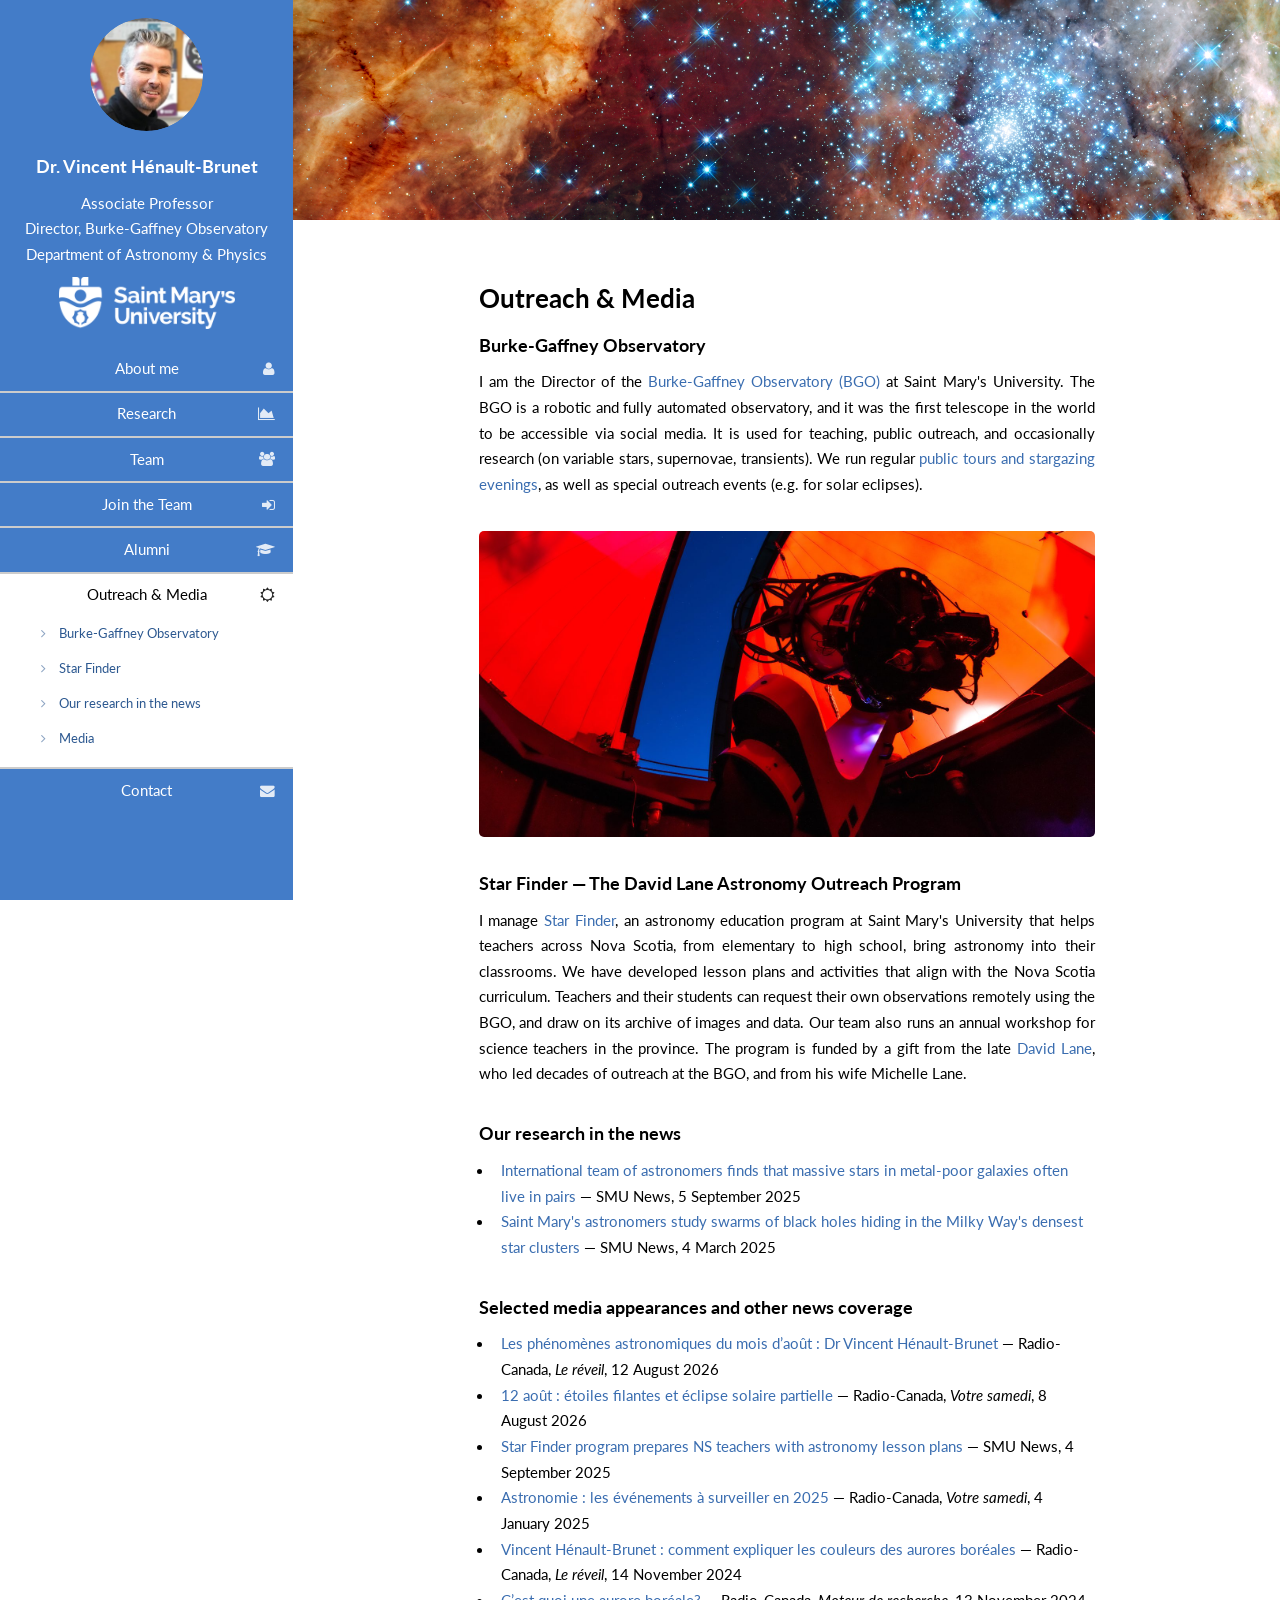
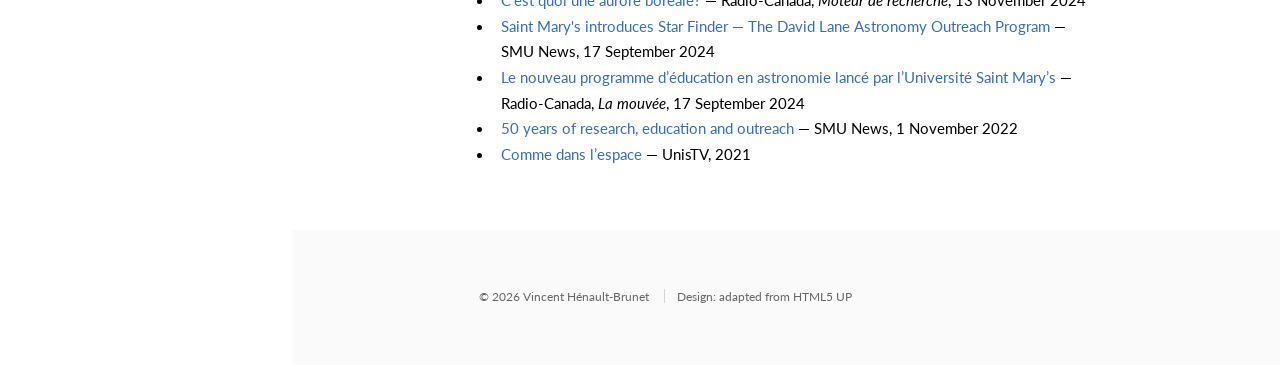
<file: outreach.html>
<!DOCTYPE HTML>
<!--
	Read Only by HTML5 UP
	html5up.net | @n33co
	Free for personal and commercial use under the CCA 3.0 license (html5up.net/license)
-->
<html>
	<head>
		<title>Outreach &amp; Media / Vincent H&eacute;nault-Brunet</title>
		<meta http-equiv="content-type" content="text/html; charset=utf-8" />
		<meta name="description" content="Public astronomy outreach, the Burke-Gaffney Observatory, public talks and media." />
		<meta name="keywords" content="outreach, Burke-Gaffney Observatory, public astronomy, science communication" />
		<!--[if lte IE 8]><script src="css/ie/html5shiv.js"></script><![endif]-->
		<script src="js/jquery.min.js"></script>
		<script src="js/jquery.scrollzer.min.js"></script>
		<script src="js/jquery.scrolly.min.js"></script>
		<script src="js/skel.min.js"></script>
		<script src="js/skel-layers.min.js"></script>
		<script src="js/init.js"></script>
		<noscript>
			<link rel="stylesheet" href="css/skel.css" />
			<link rel="stylesheet" href="css/style.css" />
			<link rel="stylesheet" href="css/style-xlarge.css" />
		</noscript>
		<!--[if lte IE 8]><link rel="stylesheet" href="css/ie/v8.css" /><![endif]-->
	</head>
	<body>

		<!-- Default Statcounter code for Research web page -->
		<script type="text/javascript">
			var sc_project=6821546;
			var sc_invisible=1;
			var sc_security="20233c30";
		</script>
		<script type="text/javascript" src="https://www.statcounter.com/counter/counter.js" async></script>
		<noscript><div class="statcounter"><a title="Web Analytics Made Easy - StatCounter" href="https://statcounter.com/" target="_blank"><img class="statcounter" src="//c.statcounter.com/6821546/0/20233c30/1/" alt="Web Analytics Made Easy - StatCounter"></a></div></noscript>
		<!-- End of Statcounter Code -->

		<div id="wrapper">

			<!-- Header -->
				<section id="header" class="skel-layers-fixed">
					<header>
						<span class="image avatar"><img src="images/VHB2.jpg" alt="Vincent H&eacute;nault-Brunet" /></span>
						<h2 id="logo"><a href="index.html"></a></h2>
						<h4>Dr. Vincent H&eacute;nault-Brunet</h4>
						Associate Professor </br>
						Director, Burke-Gaffney Observatory </br>
						Department of Astronomy &amp; Physics </br>
						<a href="https://www.smu.ca" class="smu-logo-link"><img class="smu-logo" src="images/smu-logo.webp" alt="Saint Mary's University" width="400" height="118" /></a>
					</header>
					<nav id="nav">
						<ul>
							<li><a href="index.html" data-icon="&#xf007;">About me</a></li>
							<li><a href="research.html" data-icon="&#xf1fe;">Research</a></li>
							<li><a href="team.html" data-icon="&#xf0c0;">Team</a></li>
							<li><a href="join.html" data-icon="&#xf090;">Join the Team</a></li>
							<li><a href="alumni.html" data-icon="&#xf19d;">Alumni</a></li>
							<li><a href="outreach.html" data-icon="&#xf185;" class="active">Outreach &amp; Media</a>
								<ul class="subnav">
									<li><a href="#bgo">Burke-Gaffney Observatory</a></li>
									<li><a href="#star-finder">Star Finder</a></li>
									<li><a href="#research-news">Our research in the news</a></li>
									<li><a href="#media">Media</a></li>
								</ul>
							</li>
							<li><a href="contact.html" data-icon="&#xf0e0;">Contact</a></li>
						</ul>
					</nav>
				</section>

			<!-- Main -->
				<div id="main">

					<section id="one">
						<div class="container">
							<header class="major">
								<h3>Outreach &amp; Media</h3>
							</header>


							<article>
								<div class="inner">
									<h4 id="bgo">Burke-Gaffney Observatory</h4>
									<p align="justify">
										I am the Director of the <a href="https://observatory.smu.ca">Burke-Gaffney Observatory (BGO)</a>
										at Saint Mary's University. The BGO is a robotic and fully automated observatory, and it was the first 
										telescope in the world to be accessible via social media. It is used for teaching, public outreach, and occasionally research (on variable stars, supernovae, transients). 
										We run regular <a href="https://observatory.smu.ca/bgo-visit/public-open-houses">public tours and stargazing evenings</a>, as well as special outreach events (e.g. for solar eclipses).
									</p>

									<!-- A 2:1 panorama, so it runs the full width of the text
									     column rather than floating beside it. -->
									<span class="image fit"><img src="images/bgo-dome-night.jpg"
									   alt="The Burke-Gaffney Observatory telescope at night, lit in red, pointing towards the open slit of the dome" /></span>
								</div>
							</article>

							<article>
								<div class="inner">
									<h4 id="star-finder">Star Finder &mdash; The David Lane Astronomy Outreach Program</h4>
									<p align="justify">
										I manage <a href="https://observatory.smu.ca/bgo-about/star-finder">Star Finder</a>, an astronomy
										education program at Saint Mary's University that helps teachers across Nova Scotia, from elementary to high school,
										bring astronomy into their classrooms. We have developed lesson plans and activities that align with the Nova Scotia curriculum.
										Teachers and their students can request their own observations remotely using the
										BGO, and draw on its archive of images and data. Our team also runs an annual
										workshop for science teachers in the province. The program is funded by a gift from the late
										<a href="https://www.theglobeandmail.com/life/article-amateur-astronomer-david-lane-lived-with-his-head-in-the-stars-and-his/">David Lane</a>, who led decades of outreach at the BGO, and from his wife Michelle Lane.
									</p>
								</div>
							</article>


							<article>
								<div class="inner">
									<h4 id="research-news">Our research in the news</h4>

						<ul>
							<li>
								<a href="https://news.smu.ca/news/2025/9/5/international-team-of-70-astronomers-makes-new-observations-about-massive-stars">International team of astronomers finds that massive stars
								in metal-poor galaxies often live in pairs</a>
								&mdash; SMU News, 5 September 2025
							</li>
							<li>
								<a href="https://news.smu.ca/news/2025/3/4/astronomers-study-swarms-of-black-holes">Saint Mary's astronomers study swarms of black holes hiding in the
								Milky Way's densest star clusters</a>
								&mdash; SMU News, 4 March 2025
							</li>

						</ul>



								</div>
							</article>

							<article>
								<div class="inner">
									<h4 id="media">Selected media appearances and other news coverage</h4>
									<ul>
										<li>
											<a href="https://ici.radio-canada.ca/ohdio/premiere/emissions/le-reveil-nouvelle-ecosse-et-t-n/segments/rattrapage/2449547/actualite-jour" hreflang="fr" lang="fr">Les phénomènes astronomiques du mois d’août : Dr Vincent Hénault-Brunet</a>
											&mdash; Radio-Canada, <em>Le réveil</em>, 12 August 2026
										</li>
										<li>
											<a href="https://ici.radio-canada.ca/ohdio/premiere/emissions/votre-samedi/segments/rattrapage/2447265/dans-ciel-12-aout-etoiles-filantes-et-eclipse-solaire-partielle" hreflang="fr" lang="fr">12 août : étoiles filantes et éclipse solaire partielle</a>
											&mdash; Radio-Canada, <em>Votre samedi</em>, 8 August 2026
										</li>
										<li>
											<a href="https://news.smu.ca/news/2025/9/4/star-finder-program-prepares-ns-teachers-with-astronomy-lesson-plans">Star Finder program prepares NS teachers with astronomy lesson plans</a>
											&mdash; SMU News, 4 September 2025
										</li>
										<li>
											<a href="https://ici.radio-canada.ca/ohdio/premiere/emissions/votre-samedi/segments/rattrapage/1953903/evenements-astronomiques-a-surveiller-en-2025" hreflang="fr" lang="fr">Astronomie : les événements à surveiller en 2025</a>
											&mdash; Radio-Canada, <em>Votre samedi</em>, 4 January 2025
										</li>
										<li>
											<a href="https://ici.radio-canada.ca/ohdio/premiere/emissions/le-reveil-nouvelle-ecosse-et-t-n/segments/rattrapage/1913323/vincent-henault-brunet-comment-expliquer-couleurs-aurores-boreales" hreflang="fr" lang="fr">Vincent Hénault-Brunet : comment expliquer les couleurs des aurores boréales</a>
											&mdash; Radio-Canada, <em>Le réveil</em>, 14 November 2024
										</li>
										<li>
											<a href="https://ici.radio-canada.ca/ohdio/premiere/emissions/moteur-de-recherche/segments/rattrapage/1912076/c-est-quoi-une-aurore-boreale" hreflang="fr" lang="fr">C’est quoi une aurore boréale?</a>
											&mdash; Radio-Canada, <em>Moteur de recherche</em>, 13 November 2024
										</li>
										<li>
											<a href="https://news.smu.ca/news/2024/9/17/starfinder-the-david-lane-astronomy-outreach-program">Saint Mary's introduces Star Finder &mdash; The David Lane Astronomy Outreach Program</a>
											&mdash; SMU News, 17 September 2024
										</li>
										<li>
											<a href="https://ici.radio-canada.ca/ohdio/premiere/emissions/la-mouvee/segments/rattrapage/1855145/universite-saint-mary-s-lance-un-programme-education-en-astronomie" hreflang="fr" lang="fr">Le nouveau programme d’éducation en astronomie lancé par l’Université Saint Mary’s</a>
											&mdash; Radio-Canada, <em>La mouvée</em>, 17 September 2024
										</li>
										<li>
											<a href="https://news.smu.ca/news/2022/11/1/celestial-celebrations-50-years-of-research-education-and-outreach">50 years of research, education and outreach</a>
											&mdash; SMU News, 1 November 2022
										</li>
										<li>
											<a href="https://www.imdb.com/title/tt11752090/" hreflang="fr" lang="fr">Comme dans l’espace</a>
											&mdash; UnisTV, 2021
										</li>
									</ul>
								</div>
							</article>



						</div>
					</section>

				</div>

			<!-- Footer -->
				<section id="footer">
					<div class="container">
						<ul class="copyright">
							<li>&copy; 2026 Vincent H&eacute;nault-Brunet</li>
							<li>Design: adapted from <a href="https://html5up.net">HTML5 UP</a></li>
						</ul>
					</div>
				</section>

		</div>

	</body>
</html>
</file>
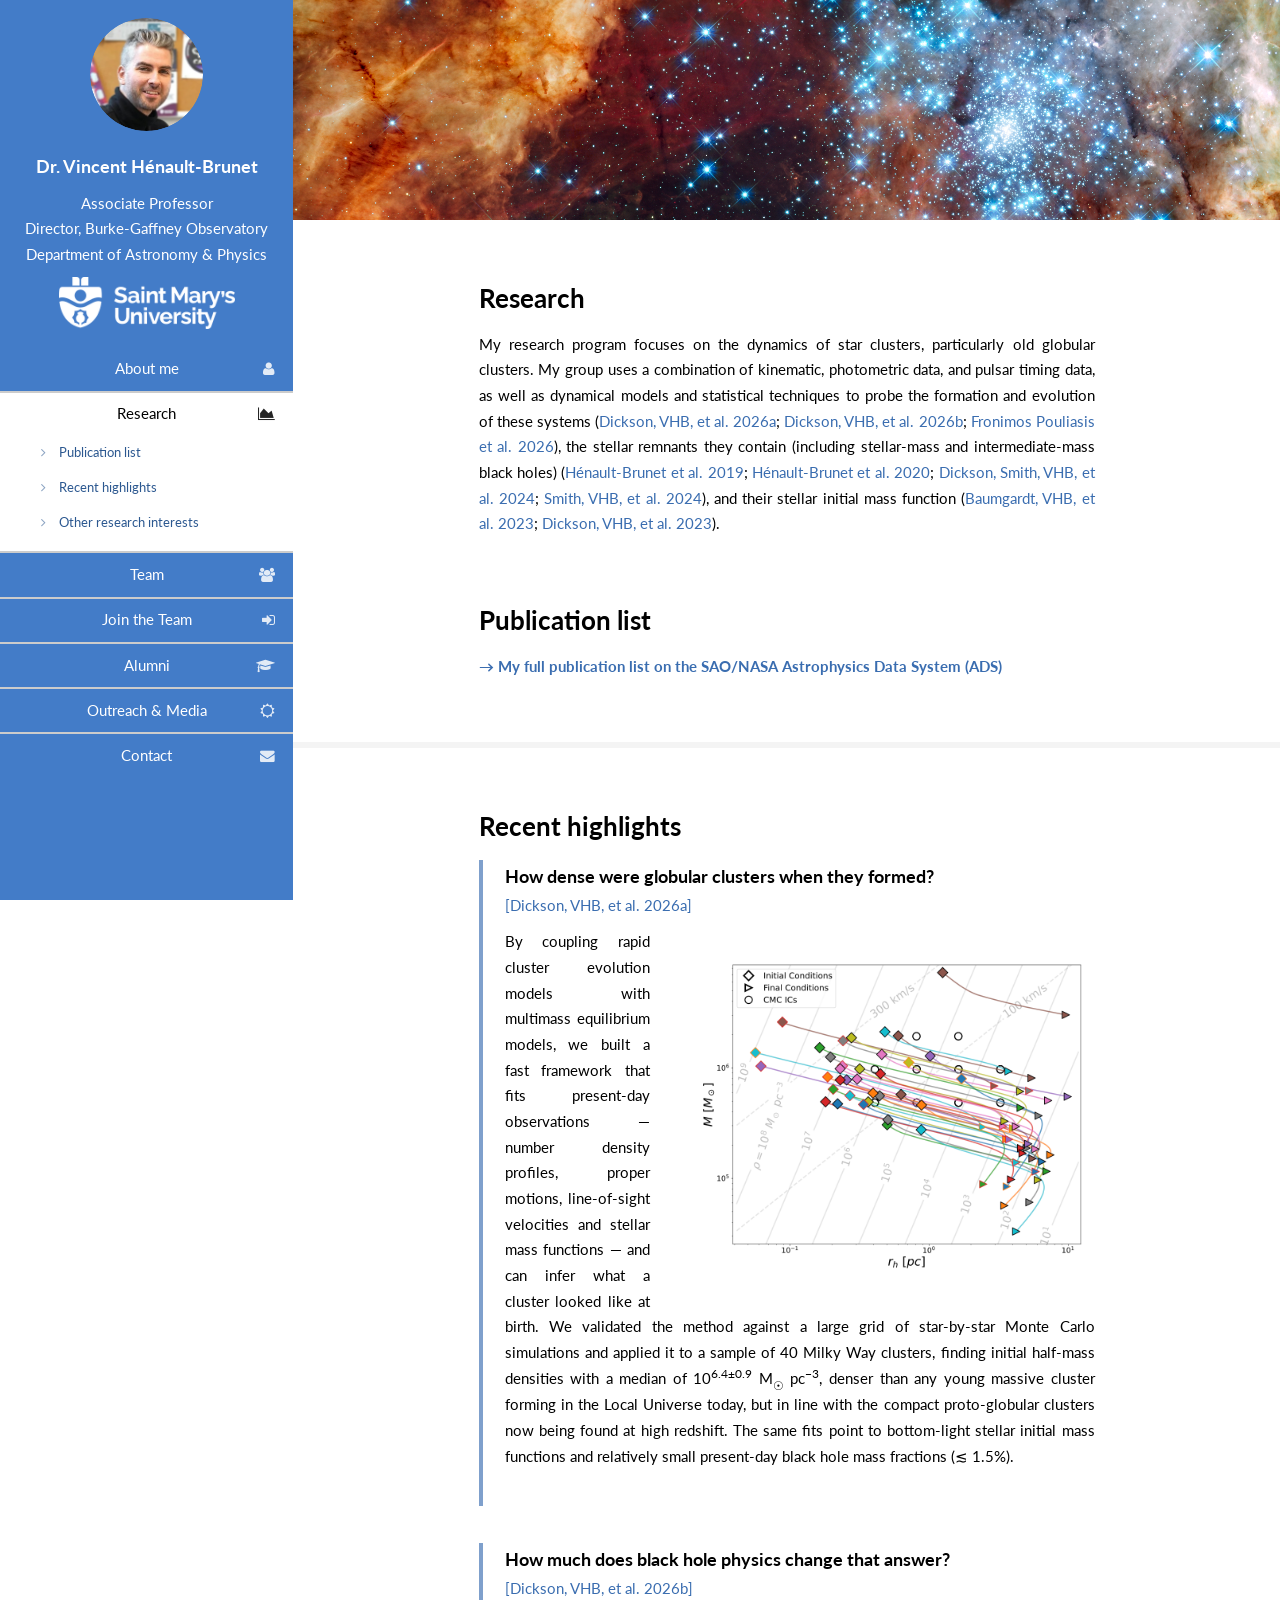
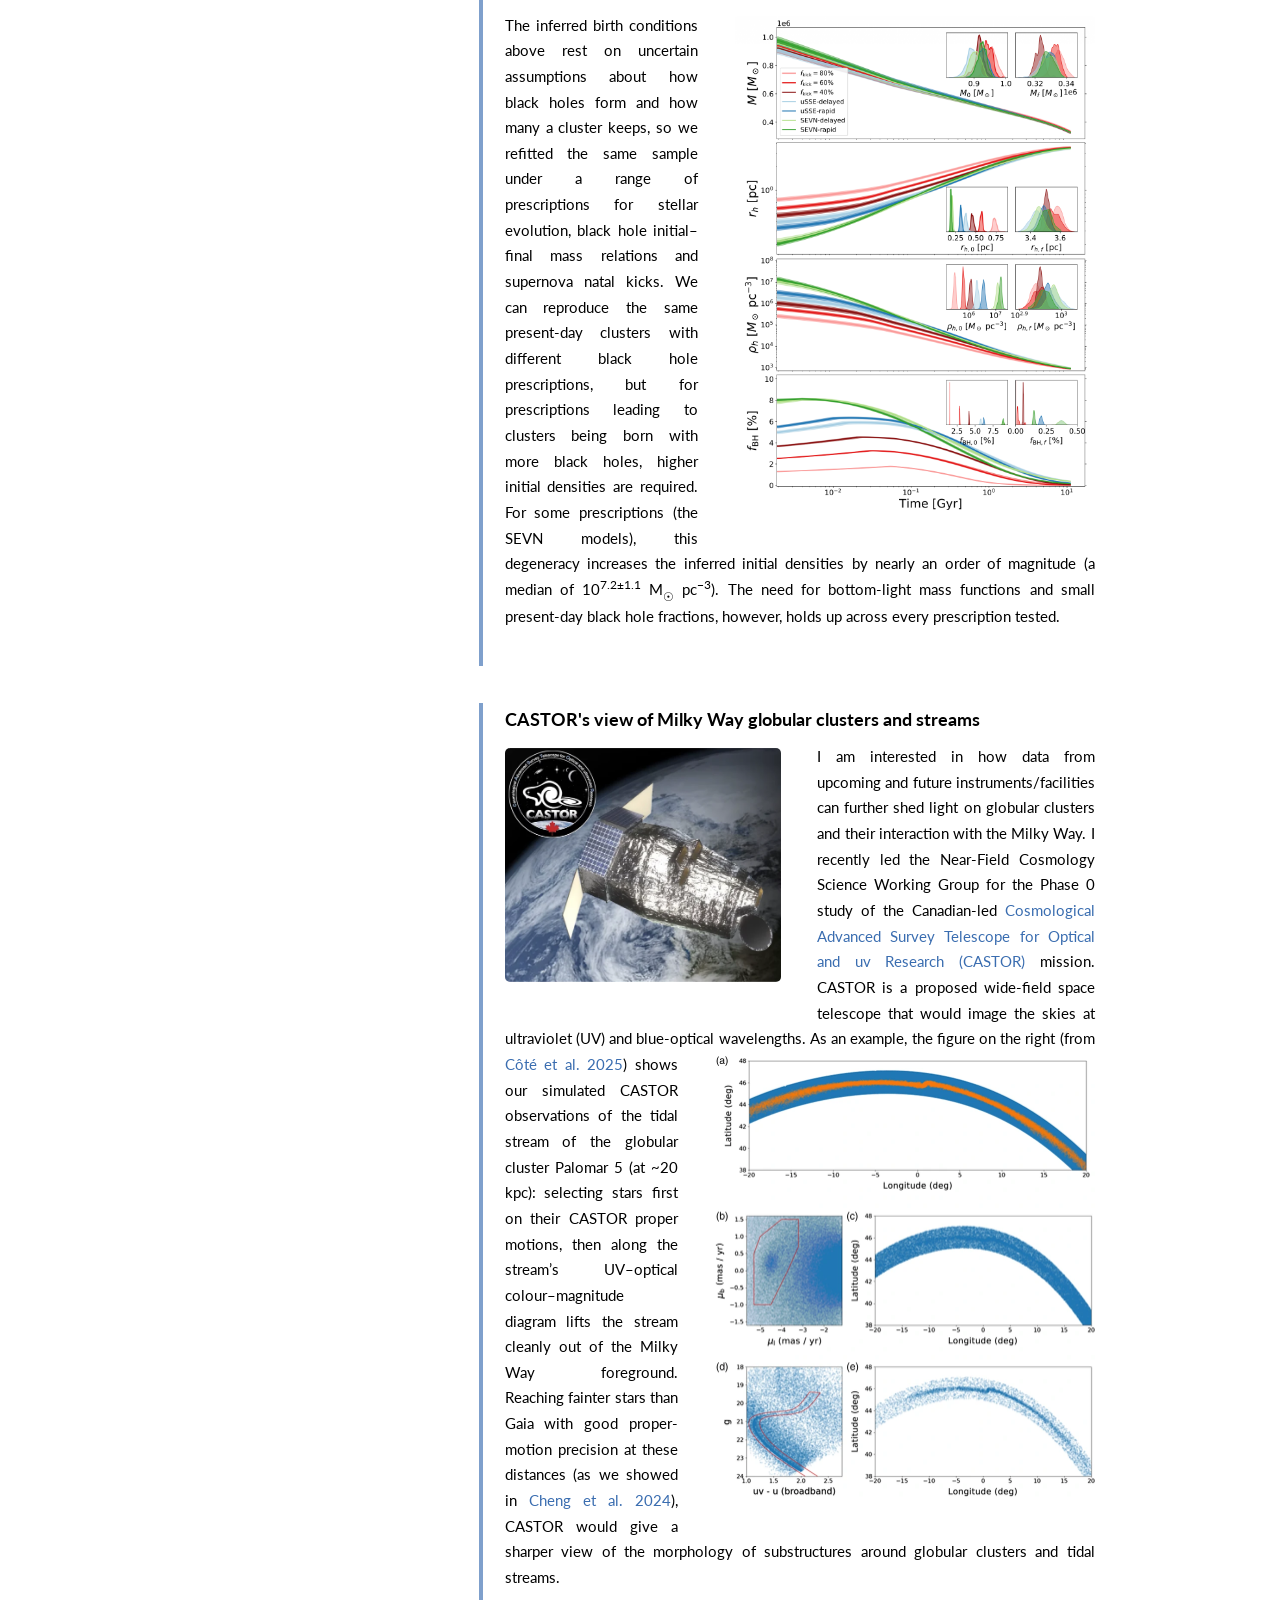
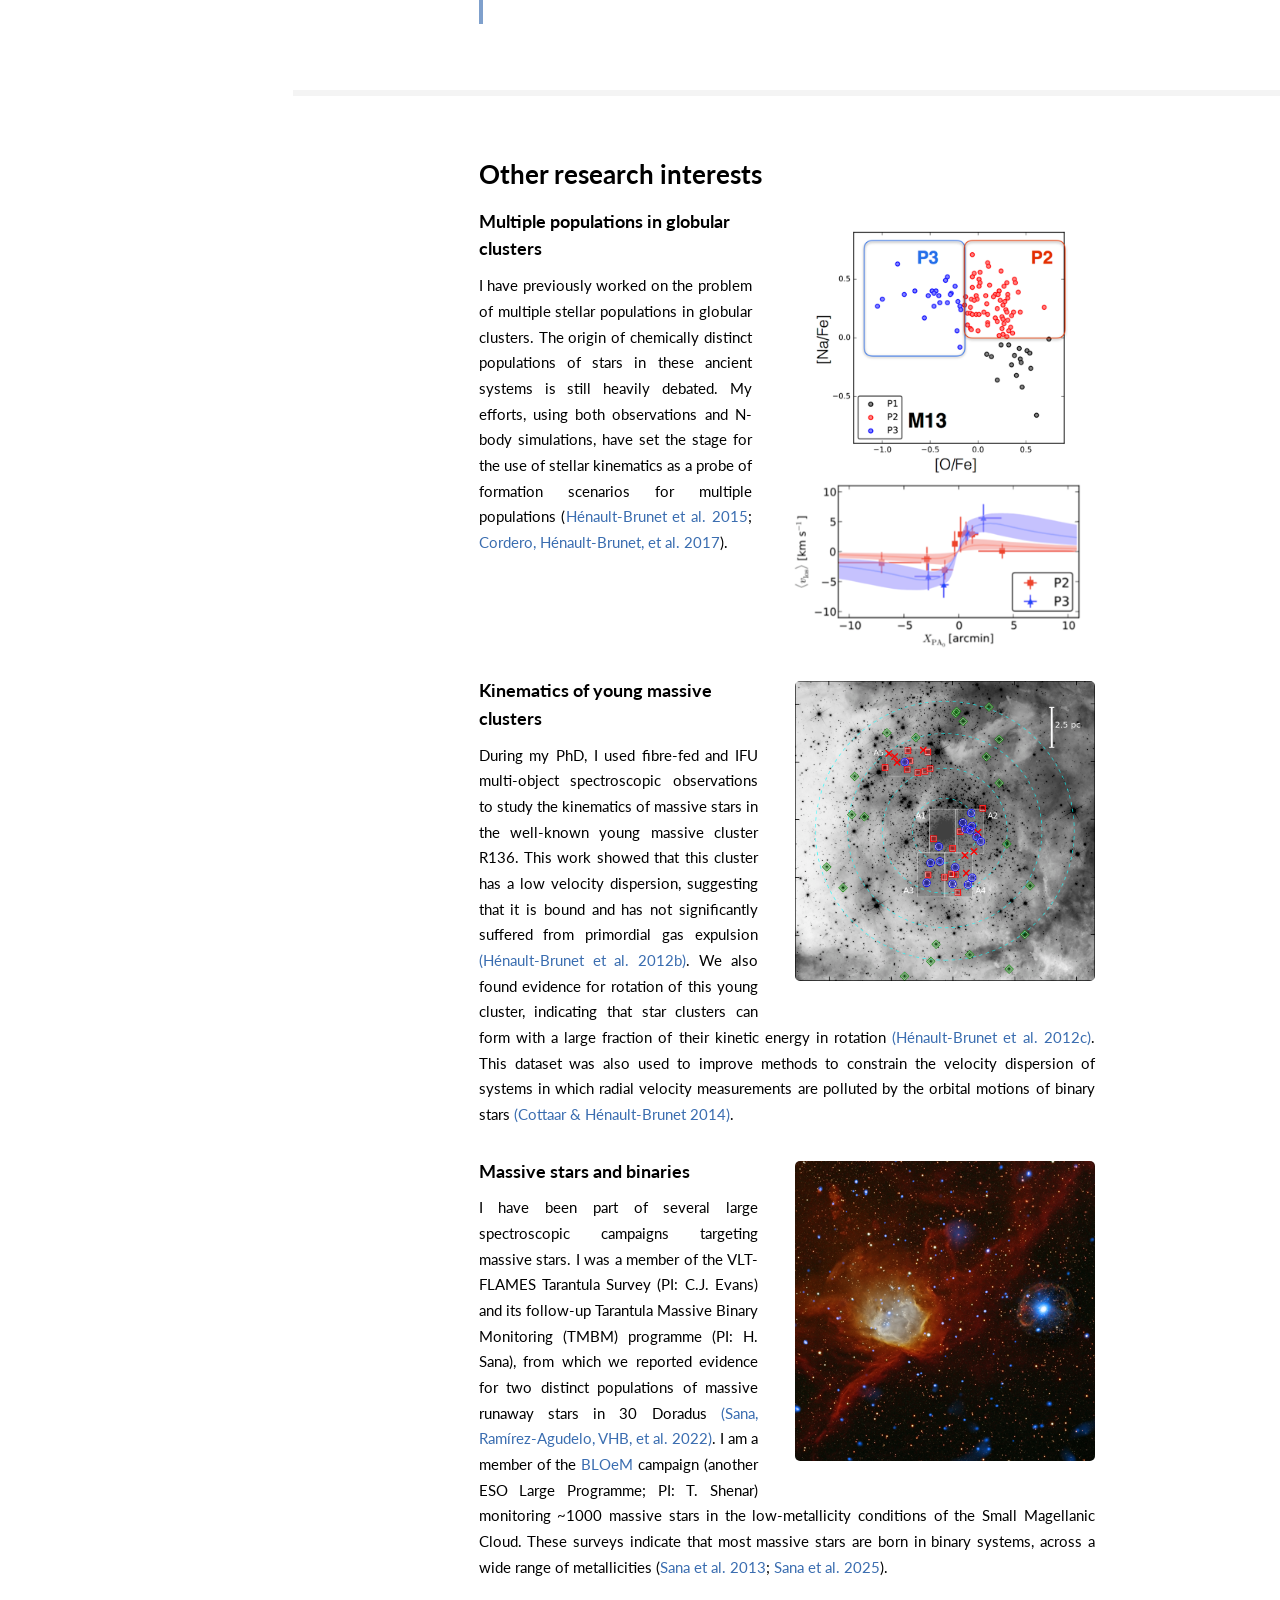
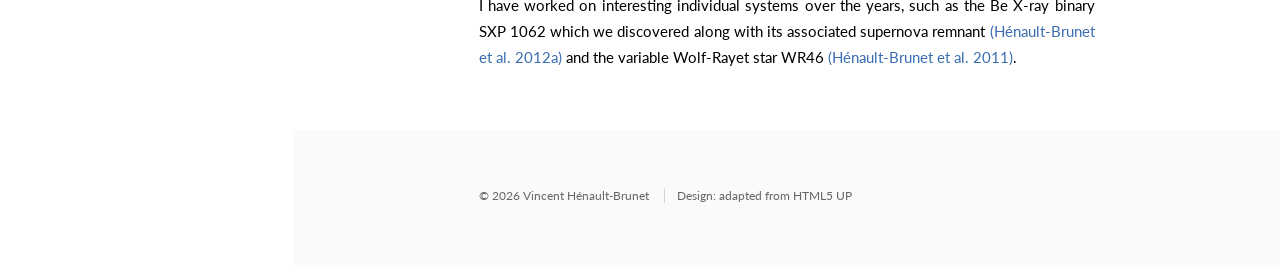
<file: research.html>
<!DOCTYPE HTML>
<!--
	Read Only by HTML5 UP
	html5up.net | @n33co
	Free for personal and commercial use under the CCA 3.0 license (html5up.net/license)
-->
<html>
	<head>
		<title>Research / Vincent H&eacute;nault-Brunet</title>
		<meta http-equiv="content-type" content="text/html; charset=utf-8" />
		<meta name="description" content="Research on the internal kinematics and dynamics of star clusters: dynamical modelling of globular clusters, multiple populations, young massive clusters, massive stars and binaries." />
		<meta name="keywords" content="globular clusters, dynamical models, multiple populations, black holes, mass function" />
		<!--[if lte IE 8]><script src="css/ie/html5shiv.js"></script><![endif]-->
		<script src="js/jquery.min.js"></script>
		<script src="js/jquery.scrollzer.min.js"></script>
		<script src="js/jquery.scrolly.min.js"></script>
		<script src="js/skel.min.js"></script>
		<script src="js/skel-layers.min.js"></script>
		<script src="js/init.js"></script>
		<noscript>
			<link rel="stylesheet" href="css/skel.css" />
			<link rel="stylesheet" href="css/style.css" />
			<link rel="stylesheet" href="css/style-xlarge.css" />
		</noscript>
		<!--[if lte IE 8]><link rel="stylesheet" href="css/ie/v8.css" /><![endif]-->
	</head>
	<body>

		<!-- Default Statcounter code for Research web page -->
		<script type="text/javascript">
			var sc_project=6821546;
			var sc_invisible=1;
			var sc_security="20233c30";
		</script>
		<script type="text/javascript" src="https://www.statcounter.com/counter/counter.js" async></script>
		<noscript><div class="statcounter"><a title="Web Analytics Made Easy - StatCounter" href="https://statcounter.com/" target="_blank"><img class="statcounter" src="//c.statcounter.com/6821546/0/20233c30/1/" alt="Web Analytics Made Easy - StatCounter"></a></div></noscript>
		<!-- End of Statcounter Code -->

		<div id="wrapper">

			<!-- Header -->
				<section id="header" class="skel-layers-fixed">
					<header>
						<span class="image avatar"><img src="images/VHB2.jpg" alt="Vincent H&eacute;nault-Brunet" /></span>
						<h2 id="logo"><a href="index.html"></a></h2>
						<h4>Dr. Vincent H&eacute;nault-Brunet</h4>
						Associate Professor </br>
						Director, Burke-Gaffney Observatory </br>
						Department of Astronomy &amp; Physics </br>
						<a href="https://www.smu.ca" class="smu-logo-link"><img class="smu-logo" src="images/smu-logo.webp" alt="Saint Mary's University" width="400" height="118" /></a>
					</header>
					<nav id="nav">
						<ul>
							<li><a href="index.html" data-icon="&#xf007;">About me</a></li>
							<li><a href="research.html" data-icon="&#xf1fe;" class="active">Research</a>
								<ul class="subnav">
									<li><a href="#publications">Publication list</a></li>
									<li><a href="#recent-highlights">Recent highlights</a></li>
									<li><a href="#other-interests">Other research interests</a></li>
								</ul>
							</li>
							<li><a href="team.html" data-icon="&#xf0c0;">Team</a></li>
							<li><a href="join.html" data-icon="&#xf090;">Join the Team</a></li>
							<li><a href="alumni.html" data-icon="&#xf19d;">Alumni</a></li>
							<li><a href="outreach.html" data-icon="&#xf185;">Outreach &amp; Media</a></li>
							<li><a href="contact.html" data-icon="&#xf0e0;">Contact</a></li>
						</ul>
					</nav>
				</section>

			<!-- Main -->
				<div id="main">

					<section id="one">
						<div class="container">
							<header class="major">
								<h3>Research</h3>
							</header>

							<p align="justify">
								My research program focuses on the dynamics of star clusters, particularly
								old globular clusters. My group uses a combination of kinematic, photometric data, and pulsar timing data, as well as dynamical models and statistical
								techniques to probe the formation and evolution of these systems (<a href="https://ui.adsabs.harvard.edu/abs/2026arXiv260707010D/abstract">Dickson, VHB, et al. 2026a</a>; <a href="https://ui.adsabs.harvard.edu/abs/2026arXiv260910955D/abstract">Dickson, VHB, et al. 2026b</a>; <a href="https://ui.adsabs.harvard.edu/abs/2026arXiv260528088F/abstract">Fronimos Pouliasis et al. 2026</a>), the stellar remnants they contain (including stellar-mass and intermediate-mass black holes) 
								(<a href="https://ui.adsabs.harvard.edu/abs/2019MNRAS.483.1400H/abstract">H&eacute;nault-Brunet et al. 2019</a>; <a href="https://ui.adsabs.harvard.edu/abs/2020MNRAS.491..113H/abstract">H&eacute;nault-Brunet et al. 2020</a>; 
								<a href="https://ui.adsabs.harvard.edu/abs/2024MNRAS.529..331D/abstract">Dickson, Smith, VHB, et al. 2024</a>; <a href="https://ui.adsabs.harvard.edu/abs/2024ApJ...975..268S/abstract">Smith, VHB, et al. 2024</a>), and their
								stellar initial mass function (<a href="https://ui.adsabs.harvard.edu/abs/2023MNRAS.521.3991B/abstract">Baumgardt, VHB, et al. 2023</a>;
										<a href="https://ui.adsabs.harvard.edu/abs/2023MNRAS.522.5320D/abstract">Dickson, VHB, et al. 2023</a>).
							</p>

							<!-- A heading rather than its own <section>, so the page does
							     not gain a horizontal divider here. -->
							<h3 id="publications" class="section-heading">Publication list</h3>

							<p>
								<a href="https://ui.adsabs.harvard.edu/search/filter_database_fq_database=OR&amp;filter_database_fq_database=database%3A%22astronomy%22&amp;fq=%7B!type%3Daqp%20v%3D%24fq_database%7D&amp;fq_database=(database%3A%22astronomy%22)&amp;q=author%3A(%22henault-brunet%22)&amp;sort=date%20desc%2C%20bibcode%20desc&amp;p_=0">
								<strong>&rarr; My full publication list on the SAO/NASA Astrophysics Data System (ADS)</strong></a>
							</p>



						</div>
					</section>

					<section id="two">
						<div class="container highlights">
							<header class="major">
								<h3 id="recent-highlights">Recent highlights</h3>
							</header>

							<article>
								<div class="inner">
									<h4 id="fast-modelling">How dense were globular clusters when they formed?
										<a class="ref" href="https://ui.adsabs.harvard.edu/abs/2026arXiv260707010D/abstract">[Dickson, VHB, et al. 2026a]</a></h4>
									<a href="https://ui.adsabs.harvard.edu/abs/2026arXiv260707010D/abstract" class="image right"><img src="images/tracks.png" width="408"
									   alt="Evolutionary tracks of 40 globular clusters in the mass versus half-mass radius plane, running from compact, dense initial conditions (diamonds) to their present-day state (triangles), over contours of constant half-mass density" /></a>
									<p align="justify">
										By coupling rapid cluster evolution models
										with multimass equilibrium models, we built a fast framework that fits present-day observations
										&mdash; number density profiles, proper motions, line-of-sight velocities and stellar mass functions
										&mdash; and can infer what a cluster looked like at birth. We validated the method against a large grid of
										star-by-star Monte Carlo simulations and applied it to a sample of 40 Milky Way clusters, finding initial
										half-mass densities with a median of 10<sup>6.4&plusmn;0.9</sup>&nbsp;M<sub>&#9737;</sub>&nbsp;pc<sup>&minus;3</sup>,
										denser than any young massive cluster forming in the Local Universe today, but in line with the
										compact proto-globular clusters now being found at high redshift. The same fits point to bottom-light
										stellar initial mass functions and relatively small present-day black hole mass fractions
										(&#8818;&nbsp;1.5%).
									</p>
								</div>
							</article>

							<article>
								<div class="inner">
									<h4 id="bh-prescriptions">How much does black hole physics change that answer?
										<a class="ref" href="https://ui.adsabs.harvard.edu/abs/2026arXiv260910955D/abstract">[Dickson, VHB, et al. 2026b]</a></h4>
									<a href="https://ui.adsabs.harvard.edu/abs/2026arXiv260910955D/abstract" class="image right"><img src="images/BH_density.png" width="360"
									   alt="Four stacked panels tracking cluster mass, half-mass radius, half-mass density and black hole mass fraction over 12 Gyr, for seven black hole prescriptions, with insets comparing their initial and final values" /></a>
									<p align="justify">
										The inferred birth conditions above rest on uncertain assumptions about how black holes form and how
										many a cluster keeps, so we refitted the same sample under a range of prescriptions for stellar
										evolution, black hole initial&ndash;final mass relations and supernova natal kicks. 
										We can reproduce the same present-day clusters with different black hole prescriptions, but for prescriptions leading to clusters being born with more black holes, 
										higher initial densities are required. For some prescriptions (the SEVN models), this degeneracy increases the inferred initial
										densities by nearly an order of magnitude (a median of
										10<sup>7.2&plusmn;1.1</sup>&nbsp;M<sub>&#9737;</sub>&nbsp;pc<sup>&minus;3</sup>).
										The need for bottom-light mass functions
										and small present-day black hole fractions, however, holds up across every prescription tested.
									</p>
								</div>
							</article>

							<article>
								<div class="inner">
									<h4 id="castor">CASTOR's view of Milky Way globular clusters and streams</h4>

									<!-- Mission artwork beside the text, with the science example
									     picked up further down the paragraph. -->
									<a href="https://www.castormission.org" class="image left"><img src="images/castor-mission.webp" width="276"
									   alt="Artist's impression of the CASTOR space telescope in orbit above the Earth, with the mission logo" /></a>
									<p align="justify" class="tight" style="margin-bottom: 30px;">
										I am interested in how data from upcoming and future instruments/facilities can further shed light on
										globular clusters and their interaction with the Milky Way. I recently led the Near-Field Cosmology
										Science Working Group for the Phase 0 study of the Canadian-led 
										<a href="https://www.castormission.org">Cosmological Advanced Survey Telescope for Optical and uv Research (CASTOR)</a> mission.
										CASTOR is a proposed wide-field space telescope that would image the skies at ultraviolet (UV) and blue-optical wavelengths.
										<!-- Placed where the text turns to this result, and cleared past
										     the artwork on the left so the two never share a line: side
										     by side they would leave a text column a few words wide. -->
										<a href="https://ui.adsabs.harvard.edu/abs/2025JATIS..11d2202C/abstract" class="image right clear-left"><img src="images/castor-pal5.webp" width="380"
										   alt="Simulated CASTOR observations of the Palomar 5 stellar stream, showing how proper-motion
										        and colour-magnitude selection separate the stream from the Milky Way foreground" /></a>
										As an example, the figure on the right (from <a href="https://ui.adsabs.harvard.edu/abs/2025JATIS..11d2202C/abstract">C&ocirc;t&eacute; et al. 2025</a>) shows our simulated CASTOR observations of the tidal stream of the globular cluster Palomar 5 (at ~20 kpc): selecting stars
										first on their CASTOR proper motions, then along the stream’s UV–optical colour–magnitude
										diagram lifts the stream cleanly out of the Milky Way foreground. Reaching fainter stars than Gaia
										with good proper-motion precision at these distances (as we showed in <a href="https://ui.adsabs.harvard.edu/abs/2024AJ....167..178C/abstract"> Cheng et al. 2024</a>), CASTOR would give a sharper view of the morphology of substructures around globular clusters and tidal streams.
									</p>
								</div>
							</article>

						</div>
					</section>

					<section id="three">
						<div class="container">

		

							<h3 id="other-interests">Other research interests</h3>

							<article>
								<div class="inner">
									<a href="http://adsabs.harvard.edu/abs/2017MNRAS.465.3515C" class="image right"><img src="images/m13_2.png" width="306" alt="" /></a>
									<h4 id="multiple-populations">Multiple populations in globular clusters</h4>
									<p align="justify" style="margin-bottom: 30px;">
										I have previously worked on the problem of multiple stellar populations in globular clusters. The origin of
										chemically distinct populations of stars in these ancient systems is still heavily debated.
										My efforts, using both observations and N-body simulations, have set the stage for the use of stellar kinematics as a probe of 
										formation scenarios for multiple populations (<a href="http://adsabs.harvard.edu/abs/2015MNRAS.450.1164H">H&eacute;nault-Brunet et al. 2015</a>; 
										<a href="http://adsabs.harvard.edu/abs/2017MNRAS.465.3515C">Cordero, H&eacute;nault-Brunet, et al. 2017</a>).
									</p>
								</div>
							</article>

							<article>
								<div class="inner">
									<a href="http://adsabs.harvard.edu/abs/2012A%26A...546A..73H" class="image right"><img src="images/R136_sources_nosat.png" width="300" alt="" /></a>
									<h4 id="young-clusters">Kinematics of young massive clusters</h4>
									<p align="justify" style="margin-bottom: 30px;">
										During my PhD, I used fibre-fed and IFU multi-object spectroscopic observations to study the kinematics of massive
										stars in the well-known young massive cluster R136. This work showed that this cluster has a low velocity
										dispersion, suggesting that it is bound and has not significantly suffered from primordial gas expulsion
										<a href="http://adsabs.harvard.edu/abs/2012A%26A...546A..73H">(H&eacute;nault-Brunet et al. 2012b)</a>.
										We also found evidence for rotation of this young cluster, indicating that star clusters can form with a
										large fraction of their kinetic energy in rotation
										<a href="http://adsabs.harvard.edu/abs/2012A%26A...545L...1H">(H&eacute;nault-Brunet et al. 2012c)</a>.
										This dataset was also used to improve methods to constrain the velocity dispersion of systems
										in which radial velocity measurements are polluted by the orbital motions of binary stars
										<a href="http://adsabs.harvard.edu/abs/2014A%26A...562A..20C">(Cottaar &amp; H&eacute;nault-Brunet 2014)</a>.
									</p>
								</div>
							</article>

							<article>
								<div class="inner">
									<a href="http://chandra.harvard.edu/photo/2011/sxp1062/" class="image right"><img src="images/sxp1062_lg.jpg" width="300" alt="" /></a>
									<h4 id="massive-stars">Massive stars and binaries</h4>
									<p align="justify" class="tight">
										I have been part of several large spectroscopic campaigns targeting massive stars.
										I was a member of the VLT-FLAMES Tarantula Survey (PI: C.J. Evans) and its follow-up Tarantula Massive
										Binary Monitoring (TMBM) programme (PI: H. Sana), from which we reported evidence for two distinct
										populations of massive runaway stars in 30 Doradus
										<a href="https://ui.adsabs.harvard.edu/abs/2022A%26A...668L...5S/abstract">(Sana, Ramírez-Agudelo, VHB, et al. 2022)</a>. I am a member of the <a href="https://www.tomershenar.com/bloem">BLOeM</a> campaign (another ESO Large Programme; PI: T. Shenar)
										monitoring ~1000 massive stars in the low-metallicity conditions of the Small Magellanic Cloud. These surveys indicate that most massive stars are born in binary systems, across a wide range of metallicities (<a href="https://ui.adsabs.harvard.edu/abs/2013A%26A...550A.107S/abstract">Sana et al. 2013</a>; <a href="https://ui.adsabs.harvard.edu/abs/2025NatAs...9.1337S/abstract">Sana et al. 2025</a>).
									</p>

									<p align="justify" style="margin-bottom: 30px;">
										I have worked on interesting individual systems over the years, such as the Be X-ray binary SXP 1062 which we discovered along with its associated supernova remnant
										<a href="https://ui.adsabs.harvard.edu/abs/2012MNRAS.420L..13H/abstract">(H&eacute;nault-Brunet et al. 2012a)</a> and
										the variable Wolf-Rayet star WR46
										<a href="https://ui.adsabs.harvard.edu/abs/2011ApJ...735...13H/abstract">(H&eacute;nault-Brunet et al. 2011)</a>.
									</p>
								</div>
							</article>

						</div>
					</section>

				</div>

			<!-- Footer -->
				<section id="footer">
					<div class="container">
						<ul class="copyright">
							<li>&copy; 2026 Vincent H&eacute;nault-Brunet</li>
							<li>Design: adapted from <a href="https://html5up.net">HTML5 UP</a></li>
						</ul>
					</div>
				</section>

		</div>

	</body>
</html>
</file>
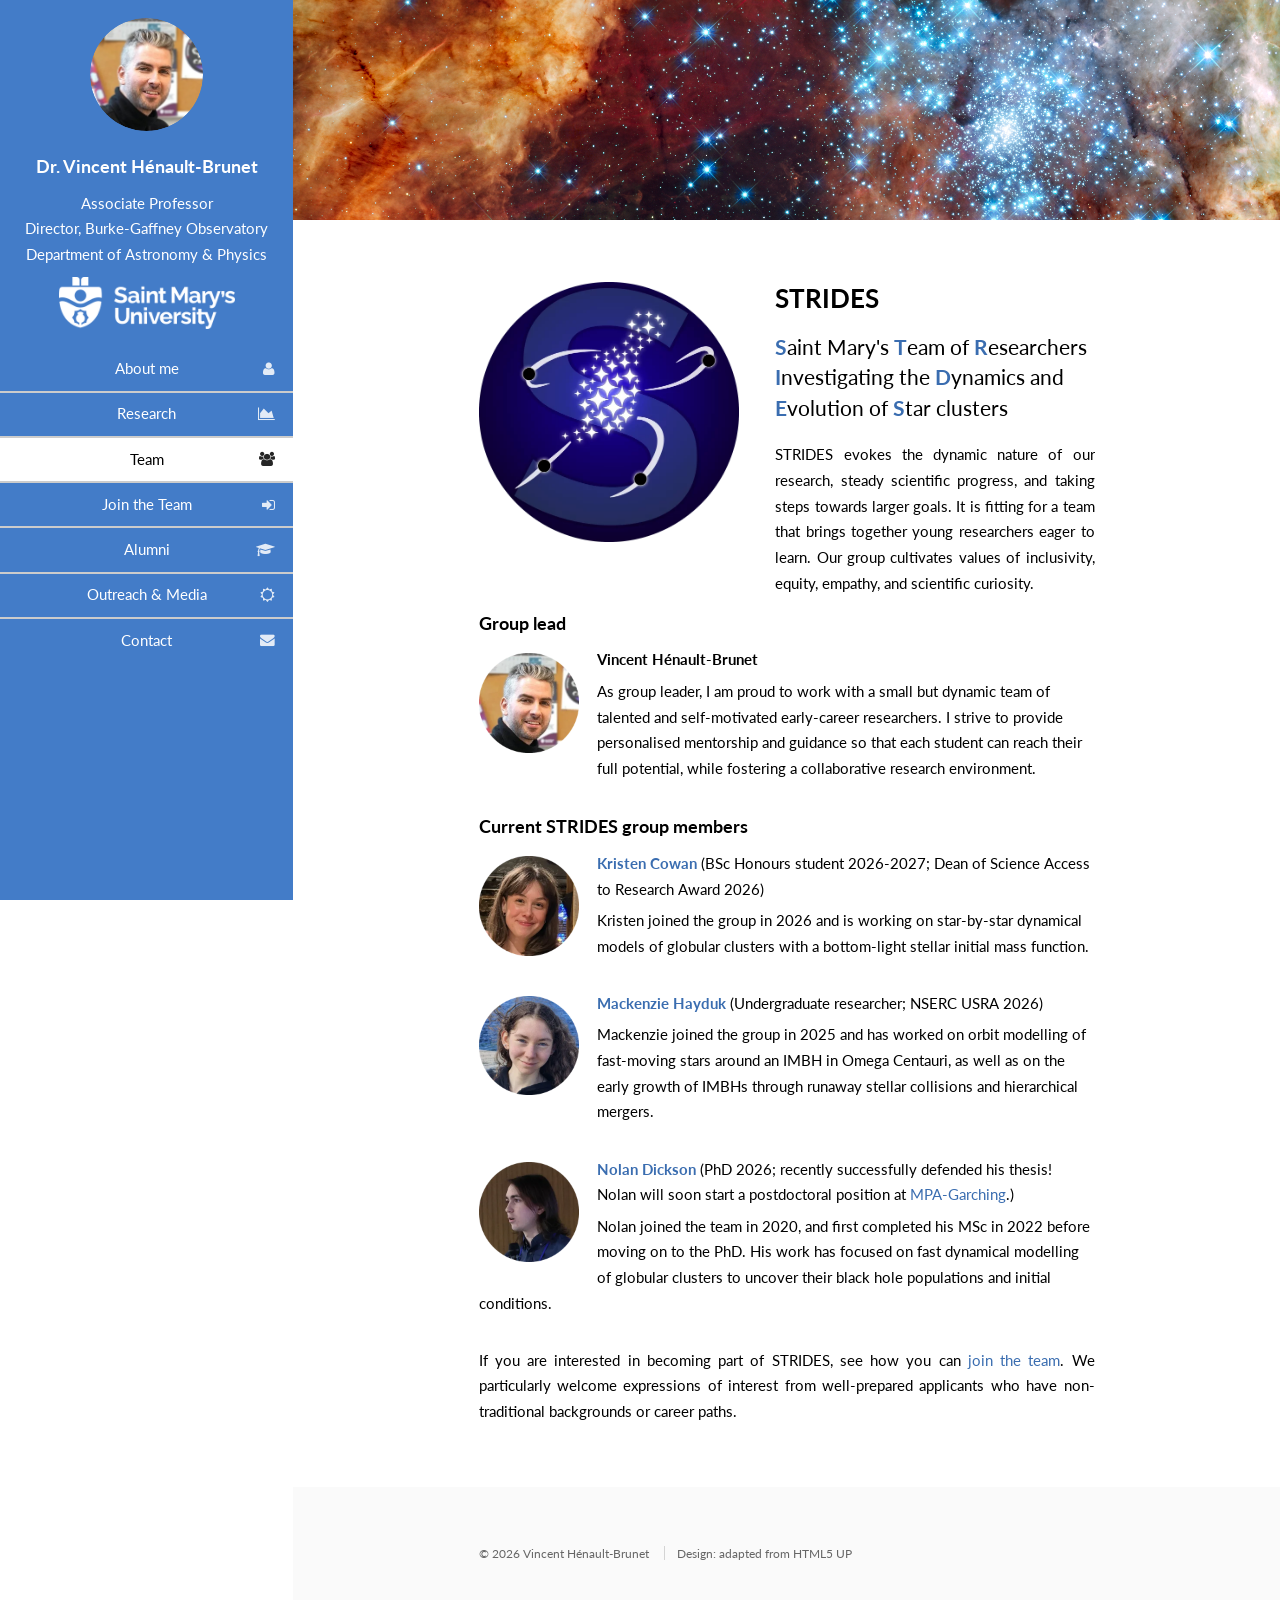
<file: team.html>
<!DOCTYPE HTML>
<!--
	Read Only by HTML5 UP
	html5up.net | @n33co
	Free for personal and commercial use under the CCA 3.0 license (html5up.net/license)
-->
<html>
	<head>
		<title>Team / Vincent H&eacute;nault-Brunet</title>
		<meta http-equiv="content-type" content="text/html; charset=utf-8" />
		<meta name="description" content="Current members of the star clusters research group at Saint Mary's University." />
		<meta name="keywords" content="research group, star clusters, Saint Mary's University, graduate students" />
		<!--[if lte IE 8]><script src="css/ie/html5shiv.js"></script><![endif]-->
		<script src="js/jquery.min.js"></script>
		<script src="js/jquery.scrollzer.min.js"></script>
		<script src="js/jquery.scrolly.min.js"></script>
		<script src="js/skel.min.js"></script>
		<script src="js/skel-layers.min.js"></script>
		<script src="js/init.js"></script>
		<noscript>
			<link rel="stylesheet" href="css/skel.css" />
			<link rel="stylesheet" href="css/style.css" />
			<link rel="stylesheet" href="css/style-xlarge.css" />
		</noscript>
		<!--[if lte IE 8]><link rel="stylesheet" href="css/ie/v8.css" /><![endif]-->
	</head>
	<body>

		<!-- Default Statcounter code for Research web page -->
		<script type="text/javascript">
			var sc_project=6821546;
			var sc_invisible=1;
			var sc_security="20233c30";
		</script>
		<script type="text/javascript" src="https://www.statcounter.com/counter/counter.js" async></script>
		<noscript><div class="statcounter"><a title="Web Analytics Made Easy - StatCounter" href="https://statcounter.com/" target="_blank"><img class="statcounter" src="//c.statcounter.com/6821546/0/20233c30/1/" alt="Web Analytics Made Easy - StatCounter"></a></div></noscript>
		<!-- End of Statcounter Code -->

		<div id="wrapper">

			<!-- Header -->
				<section id="header" class="skel-layers-fixed">
					<header>
						<span class="image avatar"><img src="images/VHB2.jpg" alt="Vincent H&eacute;nault-Brunet" /></span>
						<h2 id="logo"><a href="index.html"></a></h2>
						<h4>Dr. Vincent H&eacute;nault-Brunet</h4>
						Associate Professor </br>
						Director, Burke-Gaffney Observatory </br>
						Department of Astronomy &amp; Physics </br>
						<a href="https://www.smu.ca" class="smu-logo-link"><img class="smu-logo" src="images/smu-logo.webp" alt="Saint Mary's University" width="400" height="118" /></a>
					</header>
					<nav id="nav">
						<ul>
							<li><a href="index.html" data-icon="&#xf007;">About me</a></li>
							<li><a href="research.html" data-icon="&#xf1fe;">Research</a></li>
							<li><a href="team.html" data-icon="&#xf0c0;" class="active">Team</a></li>
							<li><a href="join.html" data-icon="&#xf090;">Join the Team</a></li>
							<li><a href="alumni.html" data-icon="&#xf19d;">Alumni</a></li>
							<li><a href="outreach.html" data-icon="&#xf185;">Outreach &amp; Media</a></li>
							<li><a href="contact.html" data-icon="&#xf0e0;">Contact</a></li>
						</ul>
					</nav>
				</section>

			<!-- Main -->
				<div id="main">

					<section id="one">
						<div class="container">
							<!-- Logo and text as two columns: the badge on the left, the title, the
							     acronym and the sentences explaining it held in a block beside it
							     rather than wrapping back underneath once they run past it. -->
							<div class="group-intro">
								<span class="image left"><img src="images/strides-logo.webp" width="260"
								   alt="The STRIDES group logo: a stylised letter S formed from a star cluster, with black holes tracing orbits around it" /></span>
								<div class="group-intro-text">
									<header class="major">
										<h3>STRIDES</h3>
									</header>

									<p class="tagline tight">
										<strong class="acronym">S</strong>aint Mary's <strong class="acronym">T</strong>eam of <strong class="acronym">R</strong>esearchers <strong class="acronym">I</strong>nvestigating the <strong class="acronym">D</strong>ynamics and <strong class="acronym">E</strong>volution of <strong class="acronym">S</strong>tar clusters
									</p>

									<p class="tight" align="justify">
									STRIDES evokes the dynamic nature of our research, steady scientific progress, and taking steps towards larger goals.  
									It is fitting 
									for a team that brings together young researchers eager to learn.
									Our group cultivates values of inclusivity, equity, empathy, and scientific curiosity.
									</p>
								</div>
							</div>

							<h4>Group lead</h4>

							<div class="person">
								<img class="portrait" src="images/team-vincent.webp" alt="Vincent H&eacute;nault-Brunet" width="300" height="300" />
								<p class="name"><strong>Vincent H&eacute;nault-Brunet</strong></p>
								<p>As group leader, I am proud to work with a small but dynamic team of talented and self-motivated early-career researchers. 
									I strive to provide personalised mentorship and guidance so that each student can reach their full potential, while fostering a collaborative research environment.
								</p>
							</div>

							<h4>Current STRIDES group members</h4>

							<div class="person">
								<a class="portrait" href="https://www.linkedin.com/in/kristen-cowan-0340303b6/"><img src="images/team-kristen.webp" alt="Kristen Cowan" width="300" height="300" /></a>
								<p class="name"><a href="https://www.linkedin.com/in/kristen-cowan-0340303b6/"><strong>Kristen Cowan</strong></a> (BSc Honours student 2026-2027; Dean of Science Access to Research Award 2026)</p>
								<p>Kristen joined the group in 2026 and is working on star-by-star dynamical models of globular clusters with a bottom-light stellar initial mass function.</p>
							</div>

							<div class="person">
								<a class="portrait" href="https://www.linkedin.com/in/mackenzie-hayduk-06375a33a/"><img src="images/team-mackenzie.webp" alt="Mackenzie Hayduk" width="300" height="298" /></a>
								<p class="name"><a href="https://www.linkedin.com/in/mackenzie-hayduk-06375a33a/"><strong>Mackenzie Hayduk</strong></a> (Undergraduate researcher; NSERC USRA 2026)</p>
								<p>Mackenzie joined the group in 2025 and has worked on orbit modelling of fast-moving stars around an IMBH in Omega Centauri, as well as on the early growth of IMBHs through runaway stellar collisions and hierarchical mergers.</p>
							</div>

							<div class="person">
								<a class="portrait" href="http://observatory.smu.ca/~ndickson/"><img src="images/team-nolan.webp" alt="Nolan Dickson" width="300" height="300" /></a>
								<p class="name"><a href="http://observatory.smu.ca/~ndickson/"><strong>Nolan Dickson</strong></a> (PhD 2026; recently successfully defended his thesis! Nolan will soon start a postdoctoral position at <a href="https://www.mpa-garching.mpg.de">MPA-Garching</a>.)</p>
								<p>Nolan joined the team in 2020, and first completed his MSc in 2022 before moving on to the PhD. His work has focused on fast dynamical modelling of globular clusters to uncover their black hole populations and initial conditions.</p>
							</div>

							<p align="justify">
							If you are interested in becoming part of STRIDES, see how you can <a href="join.html">join the team</a>. We particularly welcome expressions of interest from well-prepared applicants who have non-traditional backgrounds or career paths.
							</p>


						</div>
					</section>

				</div>

			<!-- Footer -->
				<section id="footer">
					<div class="container">
						<ul class="copyright">
							<li>&copy; 2026 Vincent H&eacute;nault-Brunet</li>
							<li>Design: adapted from <a href="https://html5up.net">HTML5 UP</a></li>
						</ul>
					</div>
				</section>

		</div>

	</body>
</html>
</file>
<file: css/skel.css>
/* Resets (http://meyerweb.com/eric/tools/css/reset/ | v2.0 | 20110126 | License: none (public domain)) */

	html,body,div,span,applet,object,iframe,h1,h2,h3,h4,h5,h6,p,blockquote,pre,a,abbr,acronym,address,big,cite,code,del,dfn,em,img,ins,kbd,q,s,samp,small,strike,strong,sub,sup,tt,var,b,u,i,center,dl,dt,dd,ol,ul,li,fieldset,form,label,legend,table,caption,tbody,tfoot,thead,tr,th,td,article,aside,canvas,details,embed,figure,figcaption,footer,header,hgroup,menu,nav,output,ruby,section,summary,time,mark,audio,video{margin:0;padding:0;border:0;font-size:100%;font:inherit;vertical-align:baseline;}article,aside,details,figcaption,figure,footer,header,hgroup,menu,nav,section{display:block;}body{line-height:1;}ol,ul{list-style:none;}blockquote,q{quotes:none;}blockquote:before,blockquote:after,q:before,q:after{content:'';content:none;}table{border-collapse:collapse;border-spacing:0;}body{-webkit-text-size-adjust:none}

/* Box Model */

	*, *:before, *:after {
		-moz-box-sizing: border-box;
		-webkit-box-sizing: border-box;
		box-sizing: border-box;
	}

/* Container */

	.container {
		margin-left: auto;
		margin-right: auto;

		/* width: (containers) */
		width: 45em;
	}

	/* Modifiers */

		/* 125% */
			.container.\31 25\25 {
				width: 100%;

				/* max-width: (containers * 1.25) */
				max-width: 56.25em;

				/* min-width: (containers) */
				min-width: 45em;
			}

		/* 75% */
			.container.\37 5\25 {

				/* width: (containers * 0.75) */
				width: 33.75em;

			}

		/* 50% */
			.container.\35 0\25 {

				/* width: (containers * 0.50) */
				width: 22.5em;

			}

		/* 25% */
			.container.\32 5\25 {

				/* width: (containers * 0.25) */
				width: 11.25em;

			}

/* Grid */

	.row {
		border-bottom: solid 1px transparent;
	}

	.row > * {
		float: left;
	}

	.row:after, .row:before {
		content: '';
		display: block;
		clear: both;
		height: 0;
	}

	.row.uniform > * > :first-child {
		margin-top: 0;
	}

	.row.uniform > * > :last-child {
		margin-bottom: 0;
	}

	/* Gutters */

		/* Normal */

			.row > * {
				/* padding: (gutters.horizontal) 0 0 (gutters.vertical) */
				padding: 0 0 0 2em;
			}

			.row {
				/* margin: -(gutters.horizontal) 0 -1px -(gutters.vertical) */
				margin: 0 0 -1px -2em;
			}

			.row.uniform > * {
				/* padding: (gutters.vertical) 0 0 (gutters.vertical) */
				padding: 2em 0 0 2em;
			}

			.row.uniform {
				/* margin: -(gutters.vertical) 0 -1px -(gutters.vertical) */
				margin: -2em 0 -1px -2em;
			}

		/* 200% */

			.row.\32 00\25 > * {
				/* padding: (gutters.horizontal) 0 0 (gutters.vertical) */
				padding: 0 0 0 4em;
			}

			.row.\32 00\25 {
				/* margin: -(gutters.horizontal) 0 -1px -(gutters.vertical) */
				margin: 0 0 -1px -4em;
			}

			.row.uniform.\32 00\25 > * {
				/* padding: (gutters.vertical) 0 0 (gutters.vertical) */
				padding: 4em 0 0 4em;
			}

			.row.uniform.\32 00\25 {
				/* margin: -(gutters.vertical) 0 -1px -(gutters.vertical) */
				margin: -4em 0 -1px -4em;
			}

		/* 150% */

			.row.\31 50\25 > * {
				/* padding: (gutters.horizontal) 0 0 (gutters.vertical) */
				padding: 0 0 0 1.5em;
			}

			.row.\31 50\25 {
				/* margin: -(gutters.horizontal) 0 -1px -(gutters.vertical) */
				margin: 0 0 -1px -1.5em;
			}

			.row.uniform.\31 50\25 > * {
				/* padding: (gutters.vertical) 0 0 (gutters.vertical) */
				padding: 1.5em 0 0 1.5em;
			}

			.row.uniform.\31 50\25 {
				/* margin: -(gutters.vertical) 0 -1px -(gutters.vertical) */
				margin: -1.5em 0 -1px -1.5em;
			}

		/* 50% */

			.row.\35 0\25 > * {
				/* padding: (gutters.horizontal) 0 0 (gutters.vertical) */
				padding: 0 0 0 1em;
			}

			.row.\35 0\25 {
				/* margin: -(gutters.horizontal) 0 -1px -(gutters.vertical) */
				margin: 0 0 -1px -1em;
			}

			.row.uniform.\35 0\25 > * {
				/* padding: (gutters.vertical) 0 0 (gutters.vertical) */
				padding: 1em 0 0 1em;
			}

			.row.uniform.\35 0\25 {
				/* margin: -(gutters.vertical) 0 -1px -(gutters.vertical) */
				margin: -1em 0 -1px -1em;
			}

		/* 25% */

			.row.\32 5\25 > * {
				/* padding: (gutters.horizontal) 0 0 (gutters.vertical) */
				padding: 0 0 0 0.5em;
			}

			.row.\32 5\25 {
				/* margin: -(gutters.horizontal) 0 -1px -(gutters.vertical) */
				margin: 0 0 -1px -0.5em;
			}

			.row.uniform.\32 5\25 > * {
				/* padding: (gutters.vertical) 0 0 (gutters.vertical) */
				padding: 0.5em 0 0 0.5em;
			}

			.row.uniform.\32 5\25 {
				/* margin: -(gutters.vertical) 0 -1px -(gutters.vertical) */
				margin: -0.5em 0 -1px -0.5em;
			}

		/* 0% */

			.row.\30 \25 > * {
				padding: 0;
			}

			.row.\30 \25 {
				margin: 0 0 -1px 0;
			}

	/* Cells */

		.\31 2u, .\31 2u\24 { width: 100%; clear: none; margin-left: 0; }
		.\31 1u, .\31 1u\24 { width: 91.6666666667%; clear: none; margin-left: 0; }
		.\31 0u, .\31 0u\24 { width: 83.3333333333%; clear: none; margin-left: 0; }
		.\39 u, .\39 u\24 { width: 75%; clear: none; margin-left: 0; }
		.\38 u, .\38 u\24 { width: 66.6666666667%; clear: none; margin-left: 0; }
		.\37 u, .\37 u\24 { width: 58.3333333333%; clear: none; margin-left: 0; }
		.\36 u, .\36 u\24 { width: 50%; clear: none; margin-left: 0; }
		.\35 u, .\35 u\24 { width: 41.6666666667%; clear: none; margin-left: 0; }
		.\34 u, .\34 u\24 { width: 33.3333333333%; clear: none; margin-left: 0; }
		.\33 u, .\33 u\24 { width: 25%; clear: none; margin-left: 0; }
		.\32 u, .\32 u\24 { width: 16.6666666667%; clear: none; margin-left: 0; }
		.\31 u, .\31 u\24 { width: 8.3333333333%; clear: none; margin-left: 0; }

		.\31 2u\24 + *,
		.\31 1u\24 + *,
		.\31 0u\24 + *,
		.\39 u\24 + *,
		.\38 u\24 + *,
		.\37 u\24 + *,
		.\36 u\24 + *,
		.\35 u\24 + *,
		.\34 u\24 + *,
		.\33 u\24 + *,
		.\32 u\24 + *,
		.\31 u\24 + * {
			clear: left;
		}

		.\-11u { margin-left: 91.6666666667% }
		.\-10u { margin-left: 83.3333333333% }
		.\-9u { margin-left: 75% }
		.\-8u { margin-left: 66.6666666667% }
		.\-7u { margin-left: 58.3333333333% }
		.\-6u { margin-left: 50% }
		.\-5u { margin-left: 41.6666666667% }
		.\-4u { margin-left: 33.3333333333% }
		.\-3u { margin-left: 25% }
		.\-2u { margin-left: 16.6666666667% }
		.\-1u { margin-left: 8.3333333333% }
</file>
<file: css/style-xlarge.css>
/*
	Read Only by HTML5 UP
	html5up.net | @n33co
	Free for personal and commercial use under the CCA 3.0 license (html5up.net/license)
*/

/* Basic */

	body, input, select, textarea {
		font-size: 13pt;
	}

/* Header */

	#header {
		width: 21em;
	}

		#header > header {
			padding: 1.25em;
		}

		#header > footer {
			padding: 1.5em;
		}

/* Wrapper */

	#wrapper {
		padding-left: 21em;
	}

/* Main */

	#main > section > .container {
		padding: 4em 0 2em 0;
	}
</file>
<file: css/ie/v8.css>
/*
	Read Only by HTML5 UP
	html5up.net | @n33co
	Free for personal and commercial use under the CCA 3.0 license (html5up.net/license)
*/

/* Basic */

	code,
	input[type="text"],
	input[type="password"],
	input[type="email"],
	select,
	textarea,
	.box,
	.image,
	.image img,
	input[type="submit"],
	input[type="reset"],
	input[type="button"],
	.button {
		position: relative;
		-ms-behavior: url("css/ie/PIE.htc");
	}

/* Form */

	input[type="text"],
	input[type="password"],
	input[type="email"],
	select {
		line-height: 2.75em;
	}

	input[type="checkbox"],
	input[type="radio"] {
		-moz-appearance: normal;
		-webkit-appearance: normal;
		-o-appearance: normal;
		-ms-appearance: normal;
		appearance: normal;
	}

		input[type="checkbox"] + label,
		input[type="radio"] + label {
			padding: 0 0 0 1.5em;
		}

			input[type="checkbox"] + label:before,
			input[type="radio"] + label:before {
				display: none;
			}

/* Button */

	input[type="submit"].alt,
	input[type="reset"].alt,
	input[type="button"].alt,
	.button.alt {
		border: solid 2px #e4e4e4;
	}
</file>
<file: clusters2025/assets/css/noscript.css>
/*
	Dimension by HTML5 UP
	html5up.net | @ajlkn
	Free for personal and commercial use under the CCA 3.0 license (html5up.net/license)
*/

/* BG */

	body.is-preload #bg:before {
		background-color: transparent;
	}

/* Header */

	body.is-preload #header {
		-moz-filter: none;
		-webkit-filter: none;
		-ms-filter: none;
		filter: none;
	}

		body.is-preload #header > * {
			opacity: 1;
		}

		body.is-preload #header .content .inner {
			max-height: none;
			padding: 3rem 2rem;
			opacity: 1;
		}

/* Main */

	#main article {
		opacity: 1;
		margin: 4rem 0 0 0;
	}
</file>
<file: css/style.css>
@charset "UTF-8";
@import url(font-awesome.min.css);
@import url("https://fonts.googleapis.com/css?family=Lato:400,400italic,700,700italic|Source+Code+Pro:400");

/*
	Read Only by HTML5 UP
	html5up.net | @n33co
	Free for personal and commercial use under the CCA 3.0 license (html5up.net/license)
*/

/* Basic */

	body {
		background: #fff;
	}

	body, input, select, textarea {
		color: #000000;
		font-family: "Lato", sans-serif;
		font-size: 16pt;
		font-weight: 400;
		line-height: 1.75em;
	}

	a {
		-moz-transition: color 0.2s ease-in-out, border-color 0.2s ease-in-out;
		-webkit-transition: color 0.2s ease-in-out, border-color 0.2s ease-in-out;
		-o-transition: color 0.2s ease-in-out, border-color 0.2s ease-in-out;
		-ms-transition: color 0.2s ease-in-out, border-color 0.2s ease-in-out;
		transition: color 0.2s ease-in-out, border-color 0.2s ease-in-out;
		/* The stock template used colour: inherit with an #e4e4e4 underline,
		   which is 1.3:1 against white -- links were indistinguishable from
		   body text. Links now carry the site's teal accent, and hover
		   strengthens the underline instead of removing it. */
		/* Transparent rather than absent, so the 1px is always reserved and
		   the text does not shift when the underline appears on hover. */
		border-bottom: solid 1px transparent;
		color: #3A6DB0;
		text-decoration: none;
	}

		a:hover {
			border-bottom-color: #3A6DB0;
			color: #2C5890 !important;
		}

	strong, b {
		color: #000000;
		font-weight: 700;
	}

		/* Without this, the rule above beats the colour inherited from a
		   surrounding <a>, so a wholly bold link renders black and -- with
		   underlines only on hover -- looks exactly like body text. */
		a strong, a b {
			color: inherit;
		}

	em, i {
		font-style: italic;
	}

	p {
		margin: 0 0 2.25em 0;
	}

	h1, h2, h3, h4, h5, h6 {
		color: #000000;
		font-weight: 700;
		line-height: 1em;
		margin: 0 0 0.5625em 0;
	}

		h1 a, h2 a, h3 a, h4 a, h5 a, h6 a {
			border: 0;
			color: inherit;
			text-decoration: none;
		}

	h2 {
		font-size: 2em;
		line-height: 1.5em;
	}

	h3 {
		font-size: 1.75em;
		line-height: 1.5em;
	}

	h4 {
		font-size: 1.25em;
		line-height: 1.5em;
	}

	h5 {
		font-size: 0.9em;
		line-height: 1.5em;
	}

	h6 {
		font-size: 0.7em;
		line-height: 1.5em;
	}

	sub {
		font-size: 0.8em;
		position: relative;
		top: 0.5em;
	}

	sup {
		font-size: 0.8em;
		position: relative;
		top: -0.5em;
	}

	hr {
		border: 0;
		border-bottom: solid 2px #f4f4f4;
		margin: 2.25em 0;
	}

		hr.major {
			margin: 3.375em 0;
		}

	blockquote {
		border-left: solid 8px #e4e4e4;
		font-style: italic;
		margin: 0 0 2.25em 0;
		padding: 0.5em 0 0.5em 2em;
	}

	code {
		background: #555;
		border-radius: 5px;
		color: #fff;
		font-family: "Source Code Pro", monospace;
		font-size: 0.9em;
		margin: 0 0.25em;
		padding: 0.25em 0.65em;
	}

	pre {
		font-family: "Source Code Pro", monospace;
		font-size: 0.9em;
		margin: 0 0 2.25em 0;
	}

		pre code {
			-webkit-overflow-scrolling: touch;
			display: block;
			line-height: 1.5em;
			overflow-x: auto;
			padding: 1em 1.5em;
		}

	.align-left {
		text-align: left;
	}

	.align-center {
		text-align: center;
	}

	.align-right {
		text-align: right;
	}

/* Section/Article */

	section.special, article.special {
		text-align: center;
	}

	header p {
		color: #666;
		position: relative;
		margin: 0 0 1.6875em 0;
	}

	header h2 + p {
		font-size: 1.25em;
		margin-top: -0.5em;
		line-height: 1.5em;
	}

	header h3 + p {
		font-size: 1.1em;
		margin-top: -0.35em;
		line-height: 1.5em;
	}

	header h4 + p,
	header h5 + p,
	header h6 + p {
		font-size: 0.9em;
		margin-top: -0.25em;
		line-height: 1.5em;
	}

	header.major h2 {
		color: #000000;
		font-size: 3.5em;
	}

		header.major h2 + p {
			color: #666;
			font-size: 1.75em;
			font-weight: 700;
			margin-top: -0.75em;
		}

/* Form */

	form {
		margin: 0 0 2.25em 0;
	}

	label {
		color: #333;
		display: block;
		font-size: 0.9em;
		font-weight: 700;
		margin: 0 0 1.125em 0;
	}

	input::-moz-focus-inner {
		border: 0;
		padding: 0;
	}

	input[type="text"],
	input[type="password"],
	input[type="email"],
	select,
	textarea {
		-moz-appearance: none;
		-webkit-appearance: none;
		-o-appearance: none;
		-ms-appearance: none;
		appearance: none;
		border-radius: 5px;
		border: none;
		border: solid 2px #e4e4e4;
		color: inherit;
		display: block;
		outline: 0;
		padding: 0 1em;
		text-decoration: none;
		width: 100%;
	}

		input[type="text"]:invalid,
		input[type="password"]:invalid,
		input[type="email"]:invalid,
		select:invalid,
		textarea:invalid {
			box-shadow: none;
		}

		input[type="text"]:focus,
		input[type="password"]:focus,
		input[type="email"]:focus,
		select:focus,
		textarea:focus {
			border-color: #000000;
		}

	.select-wrapper {
		text-decoration: none;
		display: block;
		position: relative;
	}

		.select-wrapper:before {
			content: '\f078';
			-moz-osx-font-smoothing: grayscale;
			-webkit-font-smoothing: antialiased;
			font-family: FontAwesome;
			font-style: normal;
			font-weight: normal;
			text-transform: none !important;
		}

		.select-wrapper:before {
			color: #e4e4e4;
			display: block;
			height: 2.75em;
			line-height: 2.75em;
			pointer-events: none;
			position: absolute;
			right: 0;
			text-align: center;
			top: 0;
			width: 2.75em;
		}

		.select-wrapper select::-ms-expand {
			display: none;
		}

	input[type="text"],
	input[type="password"],
	input[type="email"],
	select {
		height: 2.75em;
	}

	textarea {
		padding: 0.75em 1em;
	}

	input[type="checkbox"],
	input[type="radio"] {
		-moz-appearance: none;
		-webkit-appearance: none;
		-o-appearance: none;
		-ms-appearance: none;
		appearance: none;
		display: block;
		float: left;
		margin-right: -2em;
		opacity: 0;
		width: 1em;
		z-index: -1;
	}

		input[type="checkbox"] + label,
		input[type="radio"] + label {
			text-decoration: none;
			color: #888;
			cursor: pointer;
			display: inline-block;
			font-size: 1em;
			font-weight: 400;
			padding-left: 2.4em;
			padding-right: 0.75em;
			position: relative;
		}

			input[type="checkbox"] + label:before,
			input[type="radio"] + label:before {
				-moz-osx-font-smoothing: grayscale;
				-webkit-font-smoothing: antialiased;
				font-family: FontAwesome;
				font-style: normal;
				font-weight: normal;
				text-transform: none !important;
			}

			input[type="checkbox"] + label:before,
			input[type="radio"] + label:before {
				background: #fafafa;
				border-radius: 5px;
				border: solid 2px #e4e4e4;
				content: '';
				display: inline-block;
				height: 1.65em;
				left: 0;
				line-height: 1.58125em;
				position: absolute;
				text-align: center;
				top: 0;
				width: 1.65em;
			}

		input[type="checkbox"]:checked + label:before,
		input[type="radio"]:checked + label:before {
			background: #989898;
			border-color: #989898;
			color: #ffffff;
			content: '\f00c';
		}

		input[type="checkbox"]:focus + label:before,
		input[type="radio"]:focus + label:before {
			border-color: #000000;
		}

	input[type="checkbox"] + label:before {
		border-radius: 5px;
	}

	input[type="radio"] + label:before {
		border-radius: 100%;
	}

	::-webkit-input-placeholder {
		color: #aaa !important;
		font-style: italic;
		opacity: 1.0;
	}

	:-moz-placeholder {
		color: #aaa !important;
		font-style: italic;
		opacity: 1.0;
	}

	::-moz-placeholder {
		color: #aaa !important;
		font-style: italic;
		opacity: 1.0;
	}

	:-ms-input-placeholder {
		color: #aaa !important;
		font-style: italic;
		opacity: 1.0;
	}

	.formerize-placeholder {
		color: #aaa !important;
		font-style: italic;
		opacity: 1.0;
	}

/* Box */

	.box {
		border-radius: 5px;
		border: solid 2px #e4e4e4;
		margin-bottom: 2.25em;
		padding: 1.5em;
	}

		.box > :last-child,
		.box > :last-child > :last-child,
		.box > :last-child > :last-child > :last-child {
			margin-bottom: 0;
		}

		.box.alt {
			border: 0;
			border-radius: 0;
			padding: 0;
		}

/* Icon */

	.icon {
		text-decoration: none;
		border-bottom: none;
		position: relative;
	}

		.icon:before {
			-moz-osx-font-smoothing: grayscale;
			-webkit-font-smoothing: antialiased;
			font-family: FontAwesome;
			font-style: normal;
			font-weight: normal;
			text-transform: none !important;
		}

		.icon > .label {
			display: none;
		}

/* Image */

	.image {
		border-radius: 5px;
		border: 0;
		display: inline-block;
		position: relative;
	}

		.image img {
			border-radius: 5px;
			display: block;
		}

		.image.left {
			float: left;
			margin: 0 2.5em 2em 0;
			top: 0.25em;
		}

		.image.right {
			float: right;
			margin: 0 0 2em 2.5em;
			top: 0.25em;
		}

		.image.fit {
			display: block;
			margin: 0 0 2.25em 0;
			width: 100%;
		}

			.image.fit img {
				display: block;
				width: 100%;
			}

		.image.avatar {
			border-radius: 100%;
			overflow: hidden;
		}

			.image.avatar img {
				border-radius: 100%;
				display: block;
				width: 100%;
			}

/* List */

	ol {
		list-style: decimal;
		margin: 0 0 2.25em 0;
		padding-left: 1.25em;
	}

		ol li {
			padding-left: 0.25em;
		}

	ul {
		list-style: disc;
		margin: 0 0 2.25em 0;
		padding-left: 1em;
	}

		ul li {
			padding-left: 0.5em;
		}

		ul.alt {
			list-style: none;
			padding-left: 0;
		}

			ul.alt li {
				border-top: solid 2px #f4f4f4;
				padding: 0.5em 0;
			}

				ul.alt li:first-child {
					border-top: 0;
					padding-top: 0;
				}

		ul.feature-icons {
			list-style: none;
			padding-left: 0;
		}

			ul.feature-icons li {
				text-decoration: none;
				display: inline-block;
				margin: 0 0 1.6875em 0;
				padding: 0.35em 0 0 3.5em;
				position: relative;
				width: 48%;
			}

				ul.feature-icons li:before {
					-moz-osx-font-smoothing: grayscale;
					-webkit-font-smoothing: antialiased;
					font-family: FontAwesome;
					font-style: normal;
					font-weight: normal;
					text-transform: none !important;
				}

				ul.feature-icons li:before {
					background: #000000;
					border-radius: 100%;
					color: #ffffff;
					display: block;
					height: 2.5em;
					left: 0;
					line-height: 2.5em;
					position: absolute;
					text-align: center;
					top: 0;
					width: 2.5em;
				}

		ul.icons {
			cursor: default;
			list-style: none;
			padding-left: 0;
		}

			ul.icons li {
				display: inline-block;
				padding: 0 1em 0 0;
			}

				ul.icons li:last-child {
					padding-right: 0 !important;
				}

				ul.icons li .icon:before {
					font-size: 1.25em;
				}

		ul.actions {
			cursor: default;
			list-style: none;
			padding-left: 0;
		}

			ul.actions li {
				display: inline-block;
				padding: 0 1.125em 0 0;
				vertical-align: middle;
			}

				ul.actions li:last-child {
					padding-right: 0;
				}

			ul.actions.small li {
				padding: 0 0.5625em 0 0;
			}

			ul.actions.vertical li {
				display: block;
				padding: 1.125em 0 0 0;
			}

				ul.actions.vertical li:first-child {
					padding-top: 0;
				}

				ul.actions.vertical li > * {
					margin-bottom: 0;
				}

			ul.actions.vertical.small li {
				padding: 0.5625em 0 0 0;
			}

				ul.actions.vertical.small li:first-child {
					padding-top: 0;
				}

			ul.actions.fit {
				display: table;
				margin-left: -1.125em;
				padding: 0;
				table-layout: fixed;
				width: calc(100% + 1.125em);
			}

				ul.actions.fit li {
					display: table-cell;
					padding: 0 0 0 1.125em;
				}

					ul.actions.fit li > * {
						margin-bottom: 0;
					}

				ul.actions.fit.small {
					margin-left: -0.5625em;
					width: calc(100% + 0.5625em);
				}

					ul.actions.fit.small li {
						padding: 0 0 0 0.5625em;
					}

	dl {
		margin: 0 0 2.25em 0;
	}

/* Table */

	.table-wrapper {
		-webkit-overflow-scrolling: touch;
		overflow-x: auto;
	}

	table {
		margin: 0 0 2.25em 0;
		width: 100%;
	}

		table tbody tr {
			border: solid 2px #f4f4f4;
			border-left: 0;
			border-right: 0;
		}

			table tbody tr:nth-child(2n + 1) {
				background-color: #fafafa;
			}

		table td {
			padding: 0.75em 0.75em;
		}

		table th {
			color: #000000;
			font-size: 0.9em;
			font-weight: 700;
			padding: 0 0.75em 0.75em 0.75em;
			text-align: left;
		}

		table thead {
			border-bottom: solid 4px #e4e4e4;
		}

		table tfoot {
			border-top: solid 4px #e4e4e4;
		}

		table.alt {
			border-collapse: separate;
		}

			table.alt tbody tr td {
				border: solid 2px #e4e4e4;
				border-left-width: 0;
				border-top-width: 0;
			}

				table.alt tbody tr td:first-child {
					border-left-width: 2px;
				}

			table.alt tbody tr:first-child td {
				border-top-width: 2px;
			}

			table.alt thead {
				border-bottom: 0;
			}

			table.alt tfoot {
				border-top: 0;
			}

/* Button */

	input[type="submit"],
	input[type="reset"],
	input[type="button"],
	.button {
		-moz-appearance: none;
		-webkit-appearance: none;
		-o-appearance: none;
		-ms-appearance: none;
		appearance: none;
		-moz-transition: background-color 0.2s ease-in-out, color 0.2s ease-in-out;
		-webkit-transition: background-color 0.2s ease-in-out, color 0.2s ease-in-out;
		-o-transition: background-color 0.2s ease-in-out, color 0.2s ease-in-out;
		-ms-transition: background-color 0.2s ease-in-out, color 0.2s ease-in-out;
		transition: background-color 0.2s ease-in-out, color 0.2s ease-in-out;
		background-color: #989898;
		border-radius: 5px;
		border: 0;
		color: #ffffff !important;
		cursor: pointer;
		display: inline-block;
		font-weight: 700;
		height: 2.75em;
		line-height: 2.75em;
		padding: 0 1.5em;
		text-align: center;
		text-decoration: none;
		white-space: nowrap;
	}

		input[type="submit"]:hover,
		input[type="reset"]:hover,
		input[type="button"]:hover,
		.button:hover {
			background-color: #a5a5a5;
			color: #ffffff !important;
		}

		input[type="submit"]:active,
		input[type="reset"]:active,
		input[type="button"]:active,
		.button:active {
			background-color: #8b8b8b;
		}

		input[type="submit"].icon,
		input[type="reset"].icon,
		input[type="button"].icon,
		.button.icon {
			padding-left: 1.35em;
		}

			input[type="submit"].icon:before,
			input[type="reset"].icon:before,
			input[type="button"].icon:before,
			.button.icon:before {
				margin-right: 0.5em;
			}

		input[type="submit"].fit,
		input[type="reset"].fit,
		input[type="button"].fit,
		.button.fit {
			display: block;
			margin: 0 0 1.125em 0;
			width: 100%;
		}

		input[type="submit"].small,
		input[type="reset"].small,
		input[type="button"].small,
		.button.small {
			font-size: 0.8em;
		}

		input[type="submit"].big,
		input[type="reset"].big,
		input[type="button"].big,
		.button.big {
			font-size: 1.35em;
		}

		input[type="submit"].alt,
		input[type="reset"].alt,
		input[type="button"].alt,
		.button.alt {
			background-color: transparent;
			box-shadow: inset 0 0 0 2px #e4e4e4;
			color: #aaaaaa !important;
		}

			input[type="submit"].alt:hover,
			input[type="reset"].alt:hover,
			input[type="button"].alt:hover,
			.button.alt:hover {
				background-color: #f4f4f4;
				color: #aaaaaa !important;
			}

			input[type="submit"].alt:active,
			input[type="reset"].alt:active,
			input[type="button"].alt:active,
			.button.alt:active {
				background-color: #eaeaea;
			}

			input[type="submit"].alt.icon:before,
			input[type="reset"].alt.icon:before,
			input[type="button"].alt.icon:before,
			.button.alt.icon:before {
				color: #aaa;
			}

		input[type="submit"].special,
		input[type="reset"].special,
		input[type="button"].special,
		.button.special {
			background-color: #000000;
			color: #ffffff !important;
		}

			input[type="submit"].special:hover,
			input[type="reset"].special:hover,
			input[type="button"].special:hover,
			.button.special:hover {
				background-color: #000000;
			}

			input[type="submit"].special:active,
			input[type="reset"].special:active,
			input[type="button"].special:active,
			.button.special:active {
				background-color: #000000;
			}

		input[type="submit"].disabled, input[type="submit"]:disabled,
		input[type="reset"].disabled,
		input[type="reset"]:disabled,
		input[type="button"].disabled,
		input[type="button"]:disabled,
		.button.disabled,
		.button:disabled {
			background-color: #888 !important;
			box-shadow: inset 0 -0.15em 0 0 rgba(0, 0, 0, 0.15);
			color: #fff !important;
			cursor: default;
			opacity: 0.25;
		}

/* Features */

	.features article {
		border-top: solid 3px #f4f4f4;
		margin-bottom: 2.25em;
		padding-top: 2.25em;
	}

		.features article:first-child {
			border-top: 0;
			padding-top: 0;
		}

		.features article .image {
			display: inline-block;
			padding-right: 2.5em;
			vertical-align: middle;
			width: 48%;
		}

			.features article .image img {
				display: block;
				width: 100%;
			}

		.features article .inner {
			display: inline-block;
			vertical-align: middle;
			width: 51%;
		}

			.features article .inner > :last-child {
				margin-bottom: 0;
			}

/* Header */

	/* Above the xlarge breakpoint the sidebar inherits the full 16pt body
	   size -- 13pt everywhere below it -- which makes the column tall enough
	   that a page's section list can fall past the bottom of the window.
	   Bring it back in line with what every narrower screen already gets.
	   Everything in here is sized in em, so this scales the whole column. */
	@media screen and (min-width: 1681px) {

		#header {
			font-size: 0.82em;
		}

	}

	#header {
		background: #437CC8;
		color: #ffffff;
		height: 100%;
		position: fixed;
		text-align: center;
		top: 0;
		width: 23em;
		left: 0;
		/* The sidebar is fixed at the viewport height, so once the nav has
		   enough items to overflow a short screen the tail of the menu is
		   clipped and unreachable. Let it scroll instead. */
		overflow-x: hidden;
		overflow-y: auto;
	}

		#header h1, #header h2, #header h3, #header h4, #header h5, #header h6 {
			color: #ffffff;
		}

			#header h1 a, #header h2 a, #header h3 a, #header h4 a, #header h5 a, #header h6 a {
				color: #ffffff;
			}

		#header header p {
			color: #ffffff;
		}

		#header a {
			color: #ffffff;
		}

			#header a:hover {
				color: #ffffff !important;
			}

		#header > header {
			padding: 1.5em;
		}

			#header > header .avatar {
				display: block;
				margin: 0 auto 1.5em auto;
				width: 7.7em;
			}

			/* The affiliation line is the SMU wordmark rather than text, so it
			   needs to sit on its own line and stay within the sidebar. */
			/* No underline on the wordmark: every link carries a 1px bottom
			   border that appears on hover, which would draw a rule under the
			   logo. A slight fade is the hover cue instead. */
			#header > header .smu-logo-link {
				-moz-transition: opacity 0.15s ease-in-out;
				-webkit-transition: opacity 0.15s ease-in-out;
				-o-transition: opacity 0.15s ease-in-out;
				-ms-transition: opacity 0.15s ease-in-out;
				transition: opacity 0.15s ease-in-out;
				border-bottom: 0;
				display: block;
			}

				#header > header .smu-logo-link:hover {
					opacity: 0.75;
				}

			#header > header .smu-logo {
				display: block;
				height: auto;
				margin: 0.65em auto 0 auto;
				width: 12em;
			}

			#header > header h1 {
				font-size: 1.75em;
				margin: 0;
			}

			#header > header p {
				color: #ffffff;
				font-style: italic;
				margin: 1em 0 0 0;
			}

		#header > footer {
			bottom: 0;
			left: 0;
			padding: 2em;
			position: absolute;
			width: 100%;
		}

			#header > footer .icons {
				margin: 0;
			}

				#header > footer .icons li a {
					color: #ffffff;
				}

		#header > nav ul {
			list-style: none;
			margin: 0;
			padding: 0;
		}

			#header > nav ul li {
				border-top: solid 2px #cccccc;
				display: block;
				padding: 0;
			}

				#header > nav ul li a {
					-moz-transition: background-color 0.15s ease-in-out;
					-webkit-transition: background-color 0.15s ease-in-out;
					-o-transition: background-color 0.15s ease-in-out;
					-ms-transition: background-color 0.15s ease-in-out;
					transition: background-color 0.15s ease-in-out;
					border: 0;
					color: #ffffff !important;
					display: block;
					padding: 0.6em 0;
					position: relative;
					text-decoration: none;
				}

					/* Page icon, pinned to the right edge. Absolute positioning
					   keeps it out of the flow, so the label stays centred on
					   the full column width rather than on the space left over.
					   Colour is inherited, so it flips to black on .active. */
					#header > nav ul li a[data-icon]:after {
						-moz-osx-font-smoothing: grayscale;
						-webkit-font-smoothing: antialiased;
						content: attr(data-icon);
						font-family: FontAwesome;
						font-style: normal;
						font-weight: normal;
						line-height: 1;
						opacity: 0.85;
						position: absolute;
						right: 1.25em;
						top: 50%;
						-webkit-transform: translateY(-50%);
						-ms-transform: translateY(-50%);
						transform: translateY(-50%);
					}

					/* Hover feedback. The links are already white, so a colour
					   change is invisible here; lift the background instead.
					   Excluded on the current page so hovering it does not
					   fight with the white .active state below. */
					#header > nav ul li a:hover:not(.active) {
						background: #5A8FD4;
					}

					#header > nav ul li a.active {
						background: #fff;
						color: #000000 !important;
					}

				#header > nav ul li:first-child {
					border-top: 0;
				}

			/* Section links for the current page, nested under its nav item.
			   They are only written into that page's own markup, so they
			   appear once you are on the page and nowhere else. Sitting
			   directly under the white .active item, they read as a
			   continuation of it rather than as new top-level entries. */
			/* White, so the sections continue the panel of the .active item
			   above them instead of reading as a separate dark slab. */
			#header > nav ul li .subnav {
				background: #ffffff;
				margin: 0;
				padding: 0 0 0.75em 0;
			}

				/* Override the top-level separator and the label centring:
				   indented, left-aligned rows make the hierarchy obvious. */
				#header > nav ul li .subnav li {
					border-top: 0;
					font-size: 0.9em;
					text-align: left;
				}

					/* Indented clear of the centred top-level labels, with a
					   chevron in the gutter, so the rows read as sections
					   within the page above them rather than as nav items.
					   Lengths are em against the 0.9em font size set above. */
					/* Blue on the white panel: a clear step down from the black
					   page label above, and it beats the white set on every
					   nav link, which is itself !important. */
					#header > nav ul li .subnav li a {
						color: #2C5890 !important;
						padding: 0.35em 1.5em 0.35em 4.5em;
					}

						#header > nav ul li .subnav li a:before {
							-moz-osx-font-smoothing: grayscale;
							-webkit-font-smoothing: antialiased;
							content: '\f105';
							font-family: FontAwesome;
							font-style: normal;
							font-weight: normal;
							left: 3.1em;
							line-height: 1;
							opacity: 0.55;
							position: absolute;
							top: 50%;
							-webkit-transform: translateY(-50%);
							-ms-transform: translateY(-50%);
							transform: translateY(-50%);
						}

						/* A pale blue wash rather than the sidebar blue, so the
						   row stays part of the white panel while it lifts. */
						#header > nav ul li .subnav li a.active {
							background: #E4EDF9;
						}

							/* Hover has to be stronger than .active, not equal to it:
							   sharing one style means pointing at the section you are
							   already reading does nothing at all. Deeper wash plus
							   darker text, so the row always answers the pointer.
							   Listed after .active so it wins on that row too, and
							   the colour needs !important to beat the one set on the
							   link above, which is itself !important. */
							#header > nav ul li .subnav li a:hover {
								background: #CFE0F5;
								color: #14345F !important;
							}

							/* The chevron is dimmed by default, so without this it
							   stays faint while the row lifts on hover. */
							#header > nav ul li .subnav li a:hover:before,
							#header > nav ul li .subnav li a.active:before {
								opacity: 1;
							}

								/* The section currently on screen. */
								#header > nav ul li .subnav li a.active {
									font-weight: 700;
								}

/* Contain floated images inside their article, so a tall float cannot
   spill down into the article that follows. */

	#main article:after {
		clear: both;
		content: '';
		display: table;
	}

/* Team member rows: headshot floated left, text wrapping around it */

	.person {
		margin: 0 0 1.75em 0;
	}

		/* Contain the float so the next person starts below it. */
		.person:after {
			clear: both;
			content: '';
			display: table;
		}

		/* Applies to both a bare <img> and an <a> wrapping one, so a portrait
		   can be linked or not without changing the layout. */
		.person .portrait {
			/* The source images are already circular with transparent
			   corners, so no border-radius is needed here. */
			border-bottom: 0;
			display: block;
			float: left;
			height: auto;
			margin: 0.35em 1.25em 0.4em 0;
			width: 6.825em;
		}

			.person a.portrait img {
				display: block;
				height: auto;
				width: 100%;
			}

		.person p {
			margin: 0 0 0.4em 0;
		}

/* Extra room above a section heading, used on the Join the Team page.
   Set above 2.25em because adjacent margins collapse to the larger of the
   two, so anything at or below the preceding paragraph's bottom margin
   would have no visible effect. */

	h4.section-heading {
		margin-top: 3em;
	}

	/* Same idea for a heading that opens a section within a page's first
	   block, where a real <section> would draw a divider rule. */
	h3.section-heading {
		margin-top: 2.5em;
	}

/* A paragraph followed by a closely related one. The gap between two
   paragraphs comes from the first one's bottom margin, since adjacent
   margins collapse to the larger of the two -- so the class goes on the
   paragraph above the break, not below it. */

	p.tight {
		margin-bottom: 0.9em;
	}

/* A paper reference carried in a section heading. The template sets every
   heading link to inherit the heading's colour and drop its border, which
   would leave this indistinguishable from the title itself, so restore the
   link colour and step the size and weight back down from the heading. */

	h1 .ref, h2 .ref, h3 .ref, h4 .ref, h5 .ref, h6 .ref {
		color: #3A6DB0;
		font-size: 0.8em;
		font-weight: 400;
		white-space: nowrap;
	}

		h1 .ref:hover, h2 .ref:hover, h3 .ref:hover,
		h4 .ref:hover, h5 .ref:hover, h6 .ref:hover {
			border-bottom: solid 1px #3A6DB0;
			color: #2C5890 !important;
		}

/* Code names set in small capitals, as the journals set them: SSE, SEVN.
   Lowercase text is required for the synthesised caps to show at all. */

	.smallcaps {
		font-size: 0.92em;
		font-variant: small-caps;
		letter-spacing: 0.03em;
		text-transform: lowercase;
	}

/* Status note, e.g. whether positions are currently open */

	.notice {
		font-weight: 700;
	}

/* Subtitle under a page heading: a step down from h3 (1.75em) */

	.tagline {
		font-size: 1.4em;
		line-height: 1.5em;
	}

/* Highlighted letters in a spelled-out acronym */

	.acronym {
		color: #3A6DB0;
	}

/* Contact details with a hanging icon */

	.contact-line {
		padding-left: 2em;
		position: relative;
	}

		.contact-line > .contact-icon {
			/* Taken out of the flow so every line of a multi-line address
			   aligns at the padding edge, with the icon in the gutter. */
			left: 0;
			position: absolute;
			top: 0;
		}

/* Social icon links, e.g. on the contact page */

	ul.icons.social li {
		vertical-align: middle;
	}

		/* Brand marks read better in black than in the site's teal link
		   colour. The hover rule needs !important and higher specificity to
		   beat the site-wide a:hover, which is itself !important. */
		ul.icons.social li a.icon {
			color: #000000;
		}

			ul.icons.social li a.icon:hover {
				color: #555555 !important;
			}

		ul.icons.social li .icon:before {
			font-size: 2.25em;
		}

		/* Icons supplied as an image rather than a font glyph (ORCID has no
		   glyph in Font Awesome 4.2), sized to sit level with the others. */
		ul.icons.social li .icon-img {
			border-bottom: 0;
			display: inline-block;
			line-height: 1;
			vertical-align: middle;
		}

			ul.icons.social li .icon-img img {
				display: block;
				height: 2em;
				width: 2em;
			}


/* A float that must start below one running down the opposite side, rather
   than sharing a line with it. */

	.clear-left {
		clear: left;
	}

/* The STRIDES introduction, as two columns: logo left, text right. The text
   sits in its own block formatting context, so it forms a column beside the
   floated logo instead of wrapping back underneath it once it runs past the
   bottom of the image. */

	.group-intro:after {
		clear: both;
		content: '';
		display: table;
	}

		.group-intro-text {
			overflow: hidden;
		}

/* Recent highlights: each highlight is an item in a list rather than another
   paragraph of the same running text. An accent rule down the left marks where
   each one starts and ends, including the first -- a separator between items
   would leave nothing between the section heading and the first highlight, so
   the heading would read as belonging to that highlight alone. */

	.highlights article {
		border-left: solid 4px #7FA0CC;
		margin: 0 0 2.5em 0;
		padding: 0.25em 0 0.25em 1.5em;
	}

/* Contain floats within a section's container. Without this a figure at the
   end of the text has nothing after it to establish the container's height,
   so it hangs past the section divider into whatever follows. */

	#main > section > .container:after {
		clear: both;
		content: '';
		display: table;
	}

/* Two or more figures presented as one column, centred in the text width.
   Used where floating them would squeeze the text into a narrow gutter. */

	.figure-stack {
		clear: both;
		margin: 0 0 1.75em 0;
		text-align: center;
	}

		/* Floated, so the text runs down the side of the whole column. */
		.figure-stack.right,
		.figure-stack.left {
			max-width: 45%;
			width: 24em;
		}

			.figure-stack.right {
				clear: right;
				float: right;
				margin: 0.35em 0 1.25em 1.75em;
			}

			.figure-stack.left {
				clear: left;
				float: left;
				margin: 0.35em 1.75em 1.25em 0;
			}

		.figure-stack a {
			border-bottom: 0;
			display: block;
			margin-top: 1.25em;
		}

			.figure-stack a:first-child {
				margin-top: 0;
			}

			.figure-stack img {
				display: inline-block;
				height: auto;
				max-width: 100%;
				width: 24em;
			}

			.figure-stack.right img,
			.figure-stack.left img {
				width: 100%;
			}

			/* A figure carried at a smaller size than the rest of the column. */
			.figure-stack .reduced img {
				width: 70%;
			}

/* Video */

	.video {
		/* Drop below any floated image above, so the video spans the full
		   column width rather than sharing a line with the float. The zero
		   side margins override the browser default on <figure>. */
		clear: both;
		display: block;
		/* Top margin matches the body line-height, giving one blank line
		   between the paragraphs above and the video. */
		margin: 1.75em 0 2.25em 0;
	}

		.video video {
			background: #000;
			border-radius: 5px;
			display: block;
			height: auto;
			width: 100%;
		}

		.video figcaption {
			color: #666;
			font-size: 0.85em;
			line-height: 1.6em;
			margin-top: 0.85em;
		}

/* Placeholder marker for unfinished page content */

	.todo {
		background: #fafafa;
		border-left: solid 4px #ccc;
		color: #666;
		display: block;
		font-style: italic;
		margin: 1.5em 0;
		padding: 1em 1.25em;
	}

/* Wrapper */

	#wrapper {
		background: #fff;
		padding-left: 23em;
	}

/* Main */

	#main > section {
		border-top: solid 6px #f4f4f4;
	}

		#main > section > .container {
			padding: 6em 0 4em 0;
		}

		#main > section:first-child {
			border-top: 0;
		}

/* One */

	#one:before {
		background-image: url("../images/banner.jpg");
		background-position: top right;
		background-repeat: no-repeat;
		background-size: cover;
		content: '';
		display: block;
		height: 15em;
		width: 100%;
	}

/* Footer */

	#footer {
		background: #fafafa;
		border-top: 0;
		color: #666;
		overflow: hidden;
		padding: 4em 0 2em 0;
	}

		#footer .copyright {
			line-height: 1em;
			list-style: none;
			padding: 0;
		}

			#footer .copyright li {
				border-left: solid 1px #d4d4d4;
				display: inline-block;
				font-size: 0.8em;
				margin-left: 1em;
				padding-left: 1em;
			}

				#footer .copyright li:first-child {
					border-left: 0;
					margin-left: 0;
					padding-left: 0;
				}

				#footer .copyright li a {
					color: inherit;
				}
</file>
<file: clusters2025/assets/css/main.css>
@import url(fontawesome-all.min.css);
@import url("https://fonts.googleapis.com/css?family=Source+Sans+Pro:300italic,600italic,300,600");

/*
	Dimension by HTML5 UP
	html5up.net | @ajlkn
	Free for personal and commercial use under the CCA 3.0 license (html5up.net/license)
*/

html, body, div, span, applet, object,
iframe, h1, h2, h3, h4, h5, h6, p, blockquote,
pre, a, abbr, acronym, address, big, cite,
code, del, dfn, em, img, ins, kbd, q, s, samp,
small, strike, strong, sub, sup, tt, var, b,
u, i, center, dl, dt, dd, ol, ul, li, fieldset,
form, label, legend, table, caption, tbody,
tfoot, thead, tr, th, td, article, aside,
canvas, details, embed, figure, figcaption,
footer, header, hgroup, menu, nav, output, ruby,
section, summary, time, mark, audio, video {
	margin: 0;
	padding: 0;
	border: 0;
	font-size: 100%;
	font: inherit;
	vertical-align: baseline;}

article, aside, details, figcaption, figure,
footer, header, hgroup, menu, nav, section {
	display: block;}

body {
	line-height: 1;
}

ol, ul {
	list-style: none;
}

blockquote, q {
	quotes: none;
}

	blockquote:before, blockquote:after, q:before, q:after {
		content: '';
		content: none;
	}

table {
	border-collapse: collapse;
	border-spacing: 0;
}

body {
	-webkit-text-size-adjust: none;
}

mark {
	background-color: transparent;
	color: inherit;
}

input::-moz-focus-inner {
	border: 0;
	padding: 0;
}

input, select, textarea {
	-moz-appearance: none;
	-webkit-appearance: none;
	-ms-appearance: none;
	appearance: none;
}

/* Basic */

	@-ms-viewport {
		width: device-width;
	}

	@media screen and (max-width: 480px) {

		html, body {
			min-width: 320px;
		}

	}

	html {
		box-sizing: border-box;
	}

	*, *:before, *:after {
		box-sizing: inherit;
	}

	body {
		background: #1b1f22;
	}

		body.is-preload *, body.is-preload *:before, body.is-preload *:after {
			-moz-animation: none !important;
			-webkit-animation: none !important;
			-ms-animation: none !important;
			animation: none !important;
			-moz-transition: none !important;
			-webkit-transition: none !important;
			-ms-transition: none !important;
			transition: none !important;
		}

/* Type */

	html {
		font-size: 16pt;
	}

		@media screen and (max-width: 1680px) {

			html {
				font-size: 12pt;
			}

		}

		@media screen and (max-width: 736px) {

			html {
				font-size: 11pt;
			}

		}

		@media screen and (max-width: 360px) {

			html {
				font-size: 10pt;
			}

		}

	body, input, select, textarea {
		color: #ffffff;
		font-family: "Source Sans Pro", sans-serif;
		font-weight: 300;
		font-size: 1rem;
		line-height: 1.65;
	}

	a {
		-moz-transition: color 0.2s ease-in-out, background-color 0.2s ease-in-out, border-bottom-color 0.2s ease-in-out;
		-webkit-transition: color 0.2s ease-in-out, background-color 0.2s ease-in-out, border-bottom-color 0.2s ease-in-out;
		-ms-transition: color 0.2s ease-in-out, background-color 0.2s ease-in-out, border-bottom-color 0.2s ease-in-out;
		transition: color 0.2s ease-in-out, background-color 0.2s ease-in-out, border-bottom-color 0.2s ease-in-out;
		border-bottom: dotted 1px rgba(255, 255, 255, 0.5);
		text-decoration: none;
		color: inherit;
	}

		a:hover {
			border-bottom-color: transparent;
		}

	strong, b {
		color: #ffffff;
		font-weight: 600;
	}

	em, i {
		font-style: italic;
	}

	p {
		margin: 0 0 2rem 0;
	}

	h1, h2, h3, h4, h5, h6 {
		color: #ffffff;
		font-weight: 600;
		line-height: 1.5;
		margin: 0 0 1rem 0;
		text-transform: uppercase;
		letter-spacing: 0.2rem;
	}

		h1 a, h2 a, h3 a, h4 a, h5 a, h6 a {
			color: inherit;
			text-decoration: none;
		}

		h1.major, h2.major, h3.major, h4.major, h5.major, h6.major {
			border-bottom: solid 1px #ffffff;
			width: -moz-max-content;
			width: -webkit-max-content;
			width: -ms-max-content;
			width: max-content;
			padding-bottom: 0.5rem;
			margin: 0 0 2rem 0;
		}

	h1 {
		font-size: 2.25rem;
		line-height: 1.3;
		letter-spacing: 0.5rem;
	}

	h2 {
		font-size: 1.5rem;
		line-height: 1.4;
		letter-spacing: 0.5rem;
	}

	h3 {
		font-size: 1rem;
	}

	h4 {
		font-size: 0.8rem;
	}

	h5 {
		font-size: 0.7rem;
	}

	h6 {
		font-size: 0.6rem;
	}

	@media screen and (max-width: 736px) {

		h1 {
			font-size: 1.75rem;
			line-height: 1.4;
		}

		h2 {
			font-size: 1.25em;
			line-height: 1.5;
		}

	}

	sub {
		font-size: 0.8rem;
		position: relative;
		top: 0.5rem;
	}

	sup {
		font-size: 0.8rem;
		position: relative;
		top: -0.5rem;
	}

	blockquote {
		border-left: solid 4px #ffffff;
		font-style: italic;
		margin: 0 0 2rem 0;
		padding: 0.5rem 0 0.5rem 2rem;
	}

	code {
		background: rgba(255, 255, 255, 0.075);
		border-radius: 4px;
		font-family: "Courier New", monospace;
		font-size: 0.9rem;
		margin: 0 0.25rem;
		padding: 0.25rem 0.65rem;
	}

	pre {
		-webkit-overflow-scrolling: touch;
		font-family: "Courier New", monospace;
		font-size: 0.9rem;
		margin: 0 0 2rem 0;
	}

		pre code {
			display: block;
			line-height: 1.75;
			padding: 1rem 1.5rem;
			overflow-x: auto;
		}

	hr {
		border: 0;
		border-bottom: solid 1px #ffffff;
		margin: 2.75rem 0;
	}

	.align-left {
		text-align: left;
	}

	.align-center {
		text-align: center;
	}

	.align-right {
		text-align: right;
	}

/* Form */

	form {
		margin: 0 0 2rem 0;
	}

		form > :last-child {
			margin-bottom: 0;
		}

		form > .fields {
			display: -moz-flex;
			display: -webkit-flex;
			display: -ms-flex;
			display: flex;
			-moz-flex-wrap: wrap;
			-webkit-flex-wrap: wrap;
			-ms-flex-wrap: wrap;
			flex-wrap: wrap;
			width: calc(100% + 3rem);
			margin: -1.5rem 0 2rem -1.5rem;
		}

			form > .fields > .field {
				-moz-flex-grow: 0;
				-webkit-flex-grow: 0;
				-ms-flex-grow: 0;
				flex-grow: 0;
				-moz-flex-shrink: 0;
				-webkit-flex-shrink: 0;
				-ms-flex-shrink: 0;
				flex-shrink: 0;
				padding: 1.5rem 0 0 1.5rem;
				width: calc(100% - 1.5rem);
			}

				form > .fields > .field.half {
					width: calc(50% - 0.75rem);
				}

				form > .fields > .field.third {
					width: calc(100%/3 - 0.5rem);
				}

				form > .fields > .field.quarter {
					width: calc(25% - 0.375rem);
				}

		@media screen and (max-width: 480px) {

			form > .fields {
				width: calc(100% + 3rem);
				margin: -1.5rem 0 2rem -1.5rem;
			}

				form > .fields > .field {
					padding: 1.5rem 0 0 1.5rem;
					width: calc(100% - 1.5rem);
				}

					form > .fields > .field.half {
						width: calc(100% - 1.5rem);
					}

					form > .fields > .field.third {
						width: calc(100% - 1.5rem);
					}

					form > .fields > .field.quarter {
						width: calc(100% - 1.5rem);
					}

		}

	label {
		color: #ffffff;
		display: block;
		font-size: 0.8rem;
		font-weight: 300;
		letter-spacing: 0.2rem;
		line-height: 1.5;
		margin: 0 0 1rem 0;
		text-transform: uppercase;
	}

	input[type="text"],
	input[type="password"],
	input[type="email"],
	input[type="tel"],
	select,
	textarea {
		-moz-appearance: none;
		-webkit-appearance: none;
		-ms-appearance: none;
		appearance: none;
		-moz-transition: border-color 0.2s ease-in-out, box-shadow 0.2s ease-in-out, background-color 0.2s ease-in-out;
		-webkit-transition: border-color 0.2s ease-in-out, box-shadow 0.2s ease-in-out, background-color 0.2s ease-in-out;
		-ms-transition: border-color 0.2s ease-in-out, box-shadow 0.2s ease-in-out, background-color 0.2s ease-in-out;
		transition: border-color 0.2s ease-in-out, box-shadow 0.2s ease-in-out, background-color 0.2s ease-in-out;
		background-color: transparent;
		border-radius: 4px;
		border: solid 1px #ffffff;
		color: inherit;
		display: block;
		outline: 0;
		padding: 0 1rem;
		text-decoration: none;
		width: 100%;
	}

		input[type="text"]:invalid,
		input[type="password"]:invalid,
		input[type="email"]:invalid,
		input[type="tel"]:invalid,
		select:invalid,
		textarea:invalid {
			box-shadow: none;
		}

		input[type="text"]:focus,
		input[type="password"]:focus,
		input[type="email"]:focus,
		input[type="tel"]:focus,
		select:focus,
		textarea:focus {
			background: rgba(255, 255, 255, 0.075);
			border-color: #ffffff;
			box-shadow: 0 0 0 1px #ffffff;
		}

	select {
		background-image: url("data:image/svg+xml;charset=utf8,%3Csvg xmlns='http://www.w3.org/2000/svg' width='40' height='40' preserveAspectRatio='none' viewBox='0 0 40 40'%3E%3Cpath d='M9.4,12.3l10.4,10.4l10.4-10.4c0.2-0.2,0.5-0.4,0.9-0.4c0.3,0,0.6,0.1,0.9,0.4l3.3,3.3c0.2,0.2,0.4,0.5,0.4,0.9 c0,0.4-0.1,0.6-0.4,0.9L20.7,31.9c-0.2,0.2-0.5,0.4-0.9,0.4c-0.3,0-0.6-0.1-0.9-0.4L4.3,17.3c-0.2-0.2-0.4-0.5-0.4-0.9 c0-0.4,0.1-0.6,0.4-0.9l3.3-3.3c0.2-0.2,0.5-0.4,0.9-0.4S9.1,12.1,9.4,12.3z' fill='%23ffffff' /%3E%3C/svg%3E");
		background-size: 1.25rem;
		background-repeat: no-repeat;
		background-position: calc(100% - 1rem) center;
		height: 2.75rem;
		padding-right: 2.75rem;
		text-overflow: ellipsis;
	}

		select option {
			color: #ffffff;
			background: #1b1f22;
		}

		select:focus::-ms-value {
			background-color: transparent;
		}

		select::-ms-expand {
			display: none;
		}

	input[type="text"],
	input[type="password"],
	input[type="email"],
	select {
		height: 2.75rem;
	}

	textarea {
		padding: 0.75rem 1rem;
	}

	input[type="checkbox"],
	input[type="radio"] {
		-moz-appearance: none;
		-webkit-appearance: none;
		-ms-appearance: none;
		appearance: none;
		display: block;
		float: left;
		margin-right: -2rem;
		opacity: 0;
		width: 1rem;
		z-index: -1;
	}

		input[type="checkbox"] + label,
		input[type="radio"] + label {
			text-decoration: none;
			-moz-user-select: none;
			-webkit-user-select: none;
			-ms-user-select: none;
			user-select: none;
			color: #ffffff;
			cursor: pointer;
			display: inline-block;
			font-size: 0.8rem;
			font-weight: 300;
			margin: 0 0 0.5rem 0;
			padding-left: 2.65rem;
			padding-right: 0.75rem;
			position: relative;
		}

			input[type="checkbox"] + label:before,
			input[type="radio"] + label:before {
				-moz-osx-font-smoothing: grayscale;
				-webkit-font-smoothing: antialiased;
				display: inline-block;
				font-style: normal;
				font-variant: normal;
				text-rendering: auto;
				line-height: 1;
				text-transform: none !important;
				font-family: 'Font Awesome 5 Free';
				font-weight: 900;
			}

			input[type="checkbox"] + label:before,
			input[type="radio"] + label:before {
				-moz-transition: border-color 0.2s ease-in-out, box-shadow 0.2s ease-in-out, background-color 0.2s ease-in-out;
				-webkit-transition: border-color 0.2s ease-in-out, box-shadow 0.2s ease-in-out, background-color 0.2s ease-in-out;
				-ms-transition: border-color 0.2s ease-in-out, box-shadow 0.2s ease-in-out, background-color 0.2s ease-in-out;
				transition: border-color 0.2s ease-in-out, box-shadow 0.2s ease-in-out, background-color 0.2s ease-in-out;
				border-radius: 4px;
				border: solid 1px #ffffff;
				content: '';
				display: inline-block;
				height: 1.65rem;
				left: 0;
				line-height: 1.65rem;
				position: absolute;
				text-align: center;
				top: -0.15rem;
				width: 1.65rem;
			}

		input[type="checkbox"]:checked + label:before,
		input[type="radio"]:checked + label:before {
			background: #ffffff !important;
			border-color: #ffffff !important;
			color: #1b1f22;
			content: '\f00c';
		}

		input[type="checkbox"]:focus + label:before,
		input[type="radio"]:focus + label:before {
			background: rgba(255, 255, 255, 0.075);
			border-color: #ffffff;
			box-shadow: 0 0 0 1px #ffffff;
		}

	input[type="checkbox"] + label:before {
		border-radius: 4px;
	}

	input[type="radio"] + label:before {
		border-radius: 100%;
	}

	::-webkit-input-placeholder {
		color: rgba(255, 255, 255, 0.5) !important;
		opacity: 1.0;
	}

	:-moz-placeholder {
		color: rgba(255, 255, 255, 0.5) !important;
		opacity: 1.0;
	}

	::-moz-placeholder {
		color: rgba(255, 255, 255, 0.5) !important;
		opacity: 1.0;
	}

	:-ms-input-placeholder {
		color: rgba(255, 255, 255, 0.5) !important;
		opacity: 1.0;
	}

	.formerize-placeholder {
		color: rgba(255, 255, 255, 0.5) !important;
		opacity: 1.0;
	}

/* Box */

	.box {
		border-radius: 4px;
		border: solid 1px #ffffff;
		margin-bottom: 2rem;
		padding: 1.5em;
	}

		.box > :last-child,
		.box > :last-child > :last-child,
		.box > :last-child > :last-child > :last-child {
			margin-bottom: 0;
		}

		.box.alt {
			border: 0;
			border-radius: 0;
			padding: 0;
		}

/* Icon */

	.icon {
		text-decoration: none;
		border-bottom: none;
		position: relative;
	}

		.icon:before {
			-moz-osx-font-smoothing: grayscale;
			-webkit-font-smoothing: antialiased;
			display: inline-block;
			font-style: normal;
			font-variant: normal;
			text-rendering: auto;
			line-height: 1;
			text-transform: none !important;
			font-family: 'Font Awesome 5 Free';
			font-weight: 400;
		}

		.icon > .label {
			display: none;
		}

		.icon:before {
			line-height: inherit;
		}

		.icon.solid:before {
			font-weight: 900;
		}

		.icon.brands:before {
			font-family: 'Font Awesome 5 Brands';
		}

/* Image */

	.image {
		border-radius: 4px;
		border: 0;
		display: inline-block;
		position: relative;
	}

		.image:before {
			pointer-events: none;
			background-image: url("../../images/overlay.png");
			background-color: rgba(19, 21, 25, 0.5);
			border-radius: 4px;
			content: '';
			display: block;
			height: 100%;
			left: 0;
			opacity: 0.5;
			position: absolute;
			top: 0;
			width: 100%;
		}

		.image img {
			border-radius: 4px;
			display: block;
		}

		.image.left, .image.right {
			max-width: 40%;
		}

			.image.left img, .image.right img {
				width: 100%;
			}

		.image.left {
			float: left;
			padding: 0 1.5em 1em 0;
			top: 0.25em;
		}

		.image.right {
			float: right;
			padding: 0 0 1em 1.5em;
			top: 0.25em;
		}

		.image.fit {
			display: block;
			margin: 0 0 2rem 0;
			width: 100%;
		}

			.image.fit img {
				width: 100%;
			}

		.image.main {
			display: block;
			margin: 2.5rem 0;
			width: 100%;
		}

			.image.main img {
				width: 100%;
			}

		@media screen and (max-width: 736px) {

			.image.main {
				margin: 2rem 0;
			}

		}

		@media screen and (max-width: 480px) {

			.image.main {
				margin: 1.5rem 0;
			}

		}

/* List */

	ol {
		list-style: decimal;
		margin: 0 0 2rem 0;
		padding-left: 1.25em;
	}

		ol li {
			padding-left: 0.25em;
		}

	ul {
		list-style: disc;
		margin: 0 0 2rem 0;
		padding-left: 1em;
	}

		ul li {
			padding-left: 0.5em;
		}

		ul.alt {
			list-style: none;
			padding-left: 0;
		}

			ul.alt li {
				border-top: solid 1px #ffffff;
				padding: 0.5em 0;
			}

				ul.alt li:first-child {
					border-top: 0;
					padding-top: 0;
				}

	dl {
		margin: 0 0 2rem 0;
	}

		dl dt {
			display: block;
			font-weight: 600;
			margin: 0 0 1rem 0;
		}

		dl dd {
			margin-left: 2rem;
		}

/* Actions */

	ul.actions {
		display: -moz-flex;
		display: -webkit-flex;
		display: -ms-flex;
		display: flex;
		cursor: default;
		list-style: none;
		margin-left: -1rem;
		padding-left: 0;
	}

		ul.actions li {
			padding: 0 0 0 1rem;
			vertical-align: middle;
		}

		ul.actions.special {
			-moz-justify-content: center;
			-webkit-justify-content: center;
			-ms-justify-content: center;
			justify-content: center;
			width: 100%;
			margin-left: 0;
		}

			ul.actions.special li:first-child {
				padding-left: 0;
			}

		ul.actions.stacked {
			-moz-flex-direction: column;
			-webkit-flex-direction: column;
			-ms-flex-direction: column;
			flex-direction: column;
			margin-left: 0;
		}

			ul.actions.stacked li {
				padding: 1.3rem 0 0 0;
			}

				ul.actions.stacked li:first-child {
					padding-top: 0;
				}

		ul.actions.fit {
			width: calc(100% + 1rem);
		}

			ul.actions.fit li {
				-moz-flex-grow: 1;
				-webkit-flex-grow: 1;
				-ms-flex-grow: 1;
				flex-grow: 1;
				-moz-flex-shrink: 1;
				-webkit-flex-shrink: 1;
				-ms-flex-shrink: 1;
				flex-shrink: 1;
				width: 100%;
			}

				ul.actions.fit li > * {
					width: 100%;
				}

			ul.actions.fit.stacked {
				width: 100%;
			}

		@media screen and (max-width: 480px) {

			ul.actions:not(.fixed) {
				-moz-flex-direction: column;
				-webkit-flex-direction: column;
				-ms-flex-direction: column;
				flex-direction: column;
				margin-left: 0;
				width: 100% !important;
			}

				ul.actions:not(.fixed) li {
					-moz-flex-grow: 1;
					-webkit-flex-grow: 1;
					-ms-flex-grow: 1;
					flex-grow: 1;
					-moz-flex-shrink: 1;
					-webkit-flex-shrink: 1;
					-ms-flex-shrink: 1;
					flex-shrink: 1;
					padding: 1rem 0 0 0;
					text-align: center;
					width: 100%;
				}

					ul.actions:not(.fixed) li > * {
						width: 100%;
					}

					ul.actions:not(.fixed) li:first-child {
						padding-top: 0;
					}

					ul.actions:not(.fixed) li input[type="submit"],
					ul.actions:not(.fixed) li input[type="reset"],
					ul.actions:not(.fixed) li input[type="button"],
					ul.actions:not(.fixed) li button,
					ul.actions:not(.fixed) li .button {
						width: 100%;
					}

						ul.actions:not(.fixed) li input[type="submit"].icon:before,
						ul.actions:not(.fixed) li input[type="reset"].icon:before,
						ul.actions:not(.fixed) li input[type="button"].icon:before,
						ul.actions:not(.fixed) li button.icon:before,
						ul.actions:not(.fixed) li .button.icon:before {
							margin-left: -0.5em;
						}

		}

/* Icons */

	ul.icons {
		cursor: default;
		list-style: none;
		padding-left: 0;
	}

		ul.icons li {
			display: inline-block;
			padding: 0 0.75em 0 0;
		}

			ul.icons li:last-child {
				padding-right: 0;
			}

			ul.icons li a {
				border-radius: 100%;
				box-shadow: inset 0 0 0 1px #ffffff;
				display: inline-block;
				height: 2.25rem;
				line-height: 2.25rem;
				text-align: center;
				width: 2.25rem;
			}

				ul.icons li a:hover {
					background-color: rgba(255, 255, 255, 0.075);
				}

				ul.icons li a:active {
					background-color: rgba(255, 255, 255, 0.175);
				}

/* Table */

	.table-wrapper {
		-webkit-overflow-scrolling: touch;
		overflow-x: auto;
	}

	table {
		margin: 0 0 2rem 0;
		width: 100%;
	}

		table tbody tr {
			border: solid 1px #ffffff;
			border-left: 0;
			border-right: 0;
		}

			table tbody tr:nth-child(2n + 1) {
				background-color: rgba(255, 255, 255, 0.075);
			}

		table td {
			padding: 0.75em 0.75em;
		}

		table th {
			color: #ffffff;
			font-size: 0.9em;
			font-weight: 600;
			padding: 0 0.75em 0.75em 0.75em;
			text-align: left;
		}

		table thead {
			border-bottom: solid 2px #ffffff;
		}

		table tfoot {
			border-top: solid 2px #ffffff;
		}

		table.alt {
			border-collapse: separate;
		}

			table.alt tbody tr td {
				border: solid 1px #ffffff;
				border-left-width: 0;
				border-top-width: 0;
			}

				table.alt tbody tr td:first-child {
					border-left-width: 1px;
				}

			table.alt tbody tr:first-child td {
				border-top-width: 1px;
			}

			table.alt thead {
				border-bottom: 0;
			}

			table.alt tfoot {
				border-top: 0;
			}

/* Button */

	input[type="submit"],
	input[type="reset"],
	input[type="button"],
	button,
	.button {
		-moz-appearance: none;
		-webkit-appearance: none;
		-ms-appearance: none;
		appearance: none;
		-moz-transition: background-color 0.2s ease-in-out, color 0.2s ease-in-out;
		-webkit-transition: background-color 0.2s ease-in-out, color 0.2s ease-in-out;
		-ms-transition: background-color 0.2s ease-in-out, color 0.2s ease-in-out;
		transition: background-color 0.2s ease-in-out, color 0.2s ease-in-out;
		background-color: transparent;
		border-radius: 4px;
		border: 0;
		box-shadow: inset 0 0 0 1px #ffffff;
		color: #ffffff !important;
		cursor: pointer;
		display: inline-block;
		font-size: 0.8rem;
		font-weight: 300;
		height: 2.75rem;
		letter-spacing: 0.2rem;
		line-height: 2.75rem;
		outline: 0;
		padding: 0 1.25rem 0 1.35rem;
		text-align: center;
		text-decoration: none;
		text-transform: uppercase;
		white-space: nowrap;
	}

		input[type="submit"]:hover,
		input[type="reset"]:hover,
		input[type="button"]:hover,
		button:hover,
		.button:hover {
			background-color: rgba(255, 255, 255, 0.075);
		}

		input[type="submit"]:active,
		input[type="reset"]:active,
		input[type="button"]:active,
		button:active,
		.button:active {
			background-color: rgba(255, 255, 255, 0.175);
		}

		input[type="submit"].icon:before,
		input[type="reset"].icon:before,
		input[type="button"].icon:before,
		button.icon:before,
		.button.icon:before {
			margin-right: 0.5em;
		}

		input[type="submit"].fit,
		input[type="reset"].fit,
		input[type="button"].fit,
		button.fit,
		.button.fit {
			width: 100%;
		}

		input[type="submit"].small,
		input[type="reset"].small,
		input[type="button"].small,
		button.small,
		.button.small {
			font-size: 0.6rem;
			height: 2.0625rem;
			line-height: 2.0625rem;
		}

		input[type="submit"].primary,
		input[type="reset"].primary,
		input[type="button"].primary,
		button.primary,
		.button.primary {
			background-color: #ffffff;
			color: #1b1f22 !important;
			font-weight: 600;
		}

		input[type="submit"].disabled, input[type="submit"]:disabled,
		input[type="reset"].disabled,
		input[type="reset"]:disabled,
		input[type="button"].disabled,
		input[type="button"]:disabled,
		button.disabled,
		button:disabled,
		.button.disabled,
		.button:disabled {
			pointer-events: none;
			cursor: default;
			opacity: 0.25;
		}

	input[type="submit"],
	input[type="reset"],
	input[type="button"],
	button {
		line-height: calc(2.75rem - 2px);
	}

/* BG */

	#bg {
		-moz-transform: scale(1.0);
		-webkit-transform: scale(1.0);
		-ms-transform: scale(1.0);
		transform: scale(1.0);
		-webkit-backface-visibility: hidden;
		position: fixed;
		top: 0;
		left: 0;
		width: 100%;
		height: 100vh;
		z-index: 1;
	}

		#bg:before, #bg:after {
			content: '';
			display: block;
			position: absolute;
			top: 0;
			left: 0;
			width: 100%;
			height: 100%;
		}

		#bg:before {
			-moz-transition: background-color 2.5s ease-in-out;
			-webkit-transition: background-color 2.5s ease-in-out;
			-ms-transition: background-color 2.5s ease-in-out;
			transition: background-color 2.5s ease-in-out;
			-moz-transition-delay: 0.75s;
			-webkit-transition-delay: 0.75s;
			-ms-transition-delay: 0.75s;
			transition-delay: 0.75s;
			background-image: linear-gradient(to top, rgba(19, 21, 25, 0.5), rgba(19, 21, 25, 0.5)), url("../../images/overlay.png");
			background-size: auto, 256px 256px;
			background-position: center, center;
			background-repeat: no-repeat, repeat;
			z-index: 2;
		}

		#bg:after {
			-moz-transform: scale(1.125);
			-webkit-transform: scale(1.125);
			-ms-transform: scale(1.125);
			transform: scale(1.125);
			-moz-transition: -moz-transform 0.325s ease-in-out, -moz-filter 0.325s ease-in-out;
			-webkit-transition: -webkit-transform 0.325s ease-in-out, -webkit-filter 0.325s ease-in-out;
			-ms-transition: -ms-transform 0.325s ease-in-out, -ms-filter 0.325s ease-in-out;
			transition: transform 0.325s ease-in-out, filter 0.325s ease-in-out;
			background-image: url("../../images/bg.jpg");
			background-position: center;
			background-size: cover;
			background-repeat: no-repeat;
			z-index: 1;
		}

		body.is-article-visible #bg:after {
			-moz-transform: scale(1.0825);
			-webkit-transform: scale(1.0825);
			-ms-transform: scale(1.0825);
			transform: scale(1.0825);
			-moz-filter: blur(0.2rem);
			-webkit-filter: blur(0.2rem);
			-ms-filter: blur(0.2rem);
			filter: blur(0.2rem);
		}

		body.is-preload #bg:before {
			background-color: #000000;
		}

/* Wrapper */

	#wrapper {
		display: -moz-flex;
		display: -webkit-flex;
		display: -ms-flex;
		display: flex;
		-moz-flex-direction: column;
		-webkit-flex-direction: column;
		-ms-flex-direction: column;
		flex-direction: column;
		-moz-align-items: center;
		-webkit-align-items: center;
		-ms-align-items: center;
		align-items: center;
		-moz-justify-content: space-between;
		-webkit-justify-content: space-between;
		-ms-justify-content: space-between;
		justify-content: space-between;
		position: relative;
		min-height: 100vh;
		width: 100%;
		padding: 4rem 2rem;
		z-index: 3;
	}

		#wrapper:before {
			content: '';
			display: block;
		}

		@media screen and (max-width: 1680px) {

			#wrapper {
				padding: 3rem 2rem;
			}

		}

		@media screen and (max-width: 736px) {

			#wrapper {
				padding: 2rem 1rem;
			}

		}

		@media screen and (max-width: 480px) {

			#wrapper {
				padding: 1rem;
			}

		}

/* Header */

	#header {
		display: -moz-flex;
		display: -webkit-flex;
		display: -ms-flex;
		display: flex;
		-moz-flex-direction: column;
		-webkit-flex-direction: column;
		-ms-flex-direction: column;
		flex-direction: column;
		-moz-align-items: center;
		-webkit-align-items: center;
		-ms-align-items: center;
		align-items: center;
		-moz-transition: -moz-transform 0.325s ease-in-out, -moz-filter 0.325s ease-in-out, opacity 0.325s ease-in-out;
		-webkit-transition: -webkit-transform 0.325s ease-in-out, -webkit-filter 0.325s ease-in-out, opacity 0.325s ease-in-out;
		-ms-transition: -ms-transform 0.325s ease-in-out, -ms-filter 0.325s ease-in-out, opacity 0.325s ease-in-out;
		transition: transform 0.325s ease-in-out, filter 0.325s ease-in-out, opacity 0.325s ease-in-out;
		background-image: -moz-radial-gradient(rgba(0, 0, 0, 0.25) 25%, rgba(0, 0, 0, 0) 55%);
		background-image: -webkit-radial-gradient(rgba(0, 0, 0, 0.25) 25%, rgba(0, 0, 0, 0) 55%);
		background-image: -ms-radial-gradient(rgba(0, 0, 0, 0.25) 25%, rgba(0, 0, 0, 0) 55%);
		background-image: radial-gradient(rgba(0, 0, 0, 0.25) 25%, rgba(0, 0, 0, 0) 55%);
		max-width: 100%;
		text-align: center;
	}

		#header > * {
			-moz-transition: opacity 0.325s ease-in-out;
			-webkit-transition: opacity 0.325s ease-in-out;
			-ms-transition: opacity 0.325s ease-in-out;
			transition: opacity 0.325s ease-in-out;
			position: relative;
			margin-top: 3.5rem;
		}

			#header > *:before {
				content: '';
				display: block;
				position: absolute;
				top: calc(-3.5rem - 1px);
				left: calc(50% - 1px);
				width: 1px;
				height: calc(3.5rem + 1px);
				background: #ffffff;
			}

		#header > :first-child {
			margin-top: 0;
		}

			#header > :first-child:before {
				display: none;
			}

		#header .logo {
			width: 5.5rem;
			height: 5.5rem;
			line-height: 5.5rem;
			border: solid 1px #ffffff;
			border-radius: 100%;
		}

			#header .logo .icon:before {
				font-size: 2rem;
			}

		#header .content {
			border-style: solid;
			border-color: #ffffff;
			border-top-width: 1px;
			border-bottom-width: 1px;
			max-width: 100%;
		}

			#header .content .inner {
				-moz-transition: max-height 0.75s ease, padding 0.75s ease, opacity 0.325s ease-in-out;
				-webkit-transition: max-height 0.75s ease, padding 0.75s ease, opacity 0.325s ease-in-out;
				-ms-transition: max-height 0.75s ease, padding 0.75s ease, opacity 0.325s ease-in-out;
				transition: max-height 0.75s ease, padding 0.75s ease, opacity 0.325s ease-in-out;
				-moz-transition-delay: 0.25s;
				-webkit-transition-delay: 0.25s;
				-ms-transition-delay: 0.25s;
				transition-delay: 0.25s;
				padding: 3rem 2rem;
				max-height: 40rem;
				overflow: hidden;
			}

				#header .content .inner > :last-child {
					margin-bottom: 0;
				}

			#header .content p {
				text-transform: uppercase;
				letter-spacing: 0.2rem;
				font-size: 0.8rem;
				line-height: 2;
			}

		#header nav ul {
			display: -moz-flex;
			display: -webkit-flex;
			display: -ms-flex;
			display: flex;
			margin-bottom: 0;
			list-style: none;
			padding-left: 0;
			border: solid 1px #ffffff;
			border-radius: 4px;
		}

			#header nav ul li {
				padding-left: 0;
				border-left: solid 1px #ffffff;
			}

				#header nav ul li:first-child {
					border-left: 0;
				}

				#header nav ul li a {
					display: block;
					min-width: 7.5rem;
					height: 2.75rem;
					line-height: 2.75rem;
					padding: 0 1.25rem 0 1.45rem;
					text-transform: uppercase;
					letter-spacing: 0.2rem;
					font-size: 0.8rem;
					border-bottom: 0;
				}

					#header nav ul li a:hover {
						background-color: rgba(255, 255, 255, 0.075);
					}

					#header nav ul li a:active {
						background-color: rgba(255, 255, 255, 0.175);
					}

		#header nav.use-middle:after {
			content: '';
			display: block;
			position: absolute;
			top: 0;
			left: calc(50% - 1px);
			width: 1px;
			height: 100%;
			background: #ffffff;
		}

		#header nav.use-middle ul li.is-middle {
			border-left: 0;
		}

		body.is-article-visible #header {
			-moz-transform: scale(0.95);
			-webkit-transform: scale(0.95);
			-ms-transform: scale(0.95);
			transform: scale(0.95);
			-moz-filter: blur(0.1rem);
			-webkit-filter: blur(0.1rem);
			-ms-filter: blur(0.1rem);
			filter: blur(0.1rem);
			opacity: 0;
		}

		body.is-preload #header {
			-moz-filter: blur(0.125rem);
			-webkit-filter: blur(0.125rem);
			-ms-filter: blur(0.125rem);
			filter: blur(0.125rem);
		}

			body.is-preload #header > * {
				opacity: 0;
			}

			body.is-preload #header .content .inner {
				max-height: 0;
				padding-top: 0;
				padding-bottom: 0;
				opacity: 0;
			}

		@media screen and (max-width: 980px) {

			#header .content p br {
				display: none;
			}

		}

		@media screen and (max-width: 736px) {

			#header > * {
				margin-top: 2rem;
			}

				#header > *:before {
					top: calc(-2rem - 1px);
					height: calc(2rem + 1px);
				}

			#header .logo {
				width: 4.75rem;
				height: 4.75rem;
				line-height: 4.75rem;
			}

				#header .logo .icon:before {
					font-size: 1.75rem;
				}

			#header .content .inner {
				padding: 2.5rem 1rem;
			}

			#header .content p {
				line-height: 1.875;
			}

		}

		@media screen and (max-width: 480px) {

			#header {
				padding: 1.5rem 0;
			}

				#header .content .inner {
					padding: 2.5rem 0;
				}

				#header nav ul {
					-moz-flex-direction: column;
					-webkit-flex-direction: column;
					-ms-flex-direction: column;
					flex-direction: column;
					min-width: 10rem;
					max-width: 100%;
				}

					#header nav ul li {
						border-left: 0;
						border-top: solid 1px #ffffff;
					}

						#header nav ul li:first-child {
							border-top: 0;
						}

						#header nav ul li a {
							height: 3rem;
							line-height: 3rem;
							min-width: 0;
							width: 100%;
						}

				#header nav.use-middle:after {
					display: none;
				}

		}

/* Main */

	#main {
		-moz-flex-grow: 1;
		-webkit-flex-grow: 1;
		-ms-flex-grow: 1;
		flex-grow: 1;
		-moz-flex-shrink: 1;
		-webkit-flex-shrink: 1;
		-ms-flex-shrink: 1;
		flex-shrink: 1;
		display: -moz-flex;
		display: -webkit-flex;
		display: -ms-flex;
		display: flex;
		-moz-align-items: center;
		-webkit-align-items: center;
		-ms-align-items: center;
		align-items: center;
		-moz-justify-content: center;
		-webkit-justify-content: center;
		-ms-justify-content: center;
		justify-content: center;
		-moz-flex-direction: column;
		-webkit-flex-direction: column;
		-ms-flex-direction: column;
		flex-direction: column;
		position: relative;
		max-width: 100%;
		z-index: 3;
	}

		#main article {
			-moz-transform: translateY(0.25rem);
			-webkit-transform: translateY(0.25rem);
			-ms-transform: translateY(0.25rem);
			transform: translateY(0.25rem);
			-moz-transition: opacity 0.325s ease-in-out, -moz-transform 0.325s ease-in-out;
			-webkit-transition: opacity 0.325s ease-in-out, -webkit-transform 0.325s ease-in-out;
			-ms-transition: opacity 0.325s ease-in-out, -ms-transform 0.325s ease-in-out;
			transition: opacity 0.325s ease-in-out, transform 0.325s ease-in-out;
			padding: 4.5rem 2.5rem 1.5rem 2.5rem ;
			position: relative;
			width: 40rem;
			max-width: 100%;
			background-color: rgba(27, 31, 34, 0.85);
			border-radius: 4px;
			opacity: 0;
		}

			#main article.active {
				-moz-transform: translateY(0);
				-webkit-transform: translateY(0);
				-ms-transform: translateY(0);
				transform: translateY(0);
				opacity: 1;
			}

			#main article .close {
				display: block;
				position: absolute;
				top: 0;
				right: 0;
				width: 4rem;
				height: 4rem;
				cursor: pointer;
				text-indent: 4rem;
				overflow: hidden;
				white-space: nowrap;
			}

				#main article .close:before {
					-moz-transition: background-color 0.2s ease-in-out;
					-webkit-transition: background-color 0.2s ease-in-out;
					-ms-transition: background-color 0.2s ease-in-out;
					transition: background-color 0.2s ease-in-out;
					content: '';
					display: block;
					position: absolute;
					top: 0.75rem;
					left: 0.75rem;
					width: 2.5rem;
					height: 2.5rem;
					border-radius: 100%;
					background-position: center;
					background-image: url("data:image/svg+xml;charset=utf8,%3Csvg xmlns='http://www.w3.org/2000/svg' xmlns:xlink='http://www.w3.org/1999/xlink' width='20px' height='20px' viewBox='0 0 20 20' zoomAndPan='disable'%3E%3Cstyle%3Eline %7B stroke: %23ffffff%3B stroke-width: 1%3B %7D%3C/style%3E%3Cline x1='2' y1='2' x2='18' y2='18' /%3E%3Cline x1='18' y1='2' x2='2' y2='18' /%3E%3C/svg%3E");
					background-size: 20px 20px;
					background-repeat: no-repeat;
				}

				#main article .close:hover:before {
					background-color: rgba(255, 255, 255, 0.075);
				}

				#main article .close:active:before {
					background-color: rgba(255, 255, 255, 0.175);
				}

		@media screen and (max-width: 736px) {

			#main article {
				padding: 3.5rem 2rem 0.5rem 2rem ;
			}

				#main article .close:before {
					top: 0.875rem;
					left: 0.875rem;
					width: 2.25rem;
					height: 2.25rem;
					background-size: 14px 14px;
				}

		}

		@media screen and (max-width: 480px) {

			#main article {
				padding: 3rem 1.5rem 0.5rem 1.5rem ;
			}

		}

/* Footer */

	#footer {
		-moz-transition: -moz-transform 0.325s ease-in-out, -moz-filter 0.325s ease-in-out, opacity 0.325s ease-in-out;
		-webkit-transition: -webkit-transform 0.325s ease-in-out, -webkit-filter 0.325s ease-in-out, opacity 0.325s ease-in-out;
		-ms-transition: -ms-transform 0.325s ease-in-out, -ms-filter 0.325s ease-in-out, opacity 0.325s ease-in-out;
		transition: transform 0.325s ease-in-out, filter 0.325s ease-in-out, opacity 0.325s ease-in-out;
		width: 100%;
		max-width: 100%;
		margin-top: 2rem;
		text-align: center;
	}

		#footer .copyright {
			letter-spacing: 0.2rem;
			font-size: 0.6rem;
			opacity: 0.75;
			margin-bottom: 0;
			text-transform: uppercase;
		}

		body.is-article-visible #footer {
			-moz-transform: scale(0.95);
			-webkit-transform: scale(0.95);
			-ms-transform: scale(0.95);
			transform: scale(0.95);
			-moz-filter: blur(0.1rem);
			-webkit-filter: blur(0.1rem);
			-ms-filter: blur(0.1rem);
			filter: blur(0.1rem);
			opacity: 0;
		}

		body.is-preload #footer {
			opacity: 0;
		}
</file>
